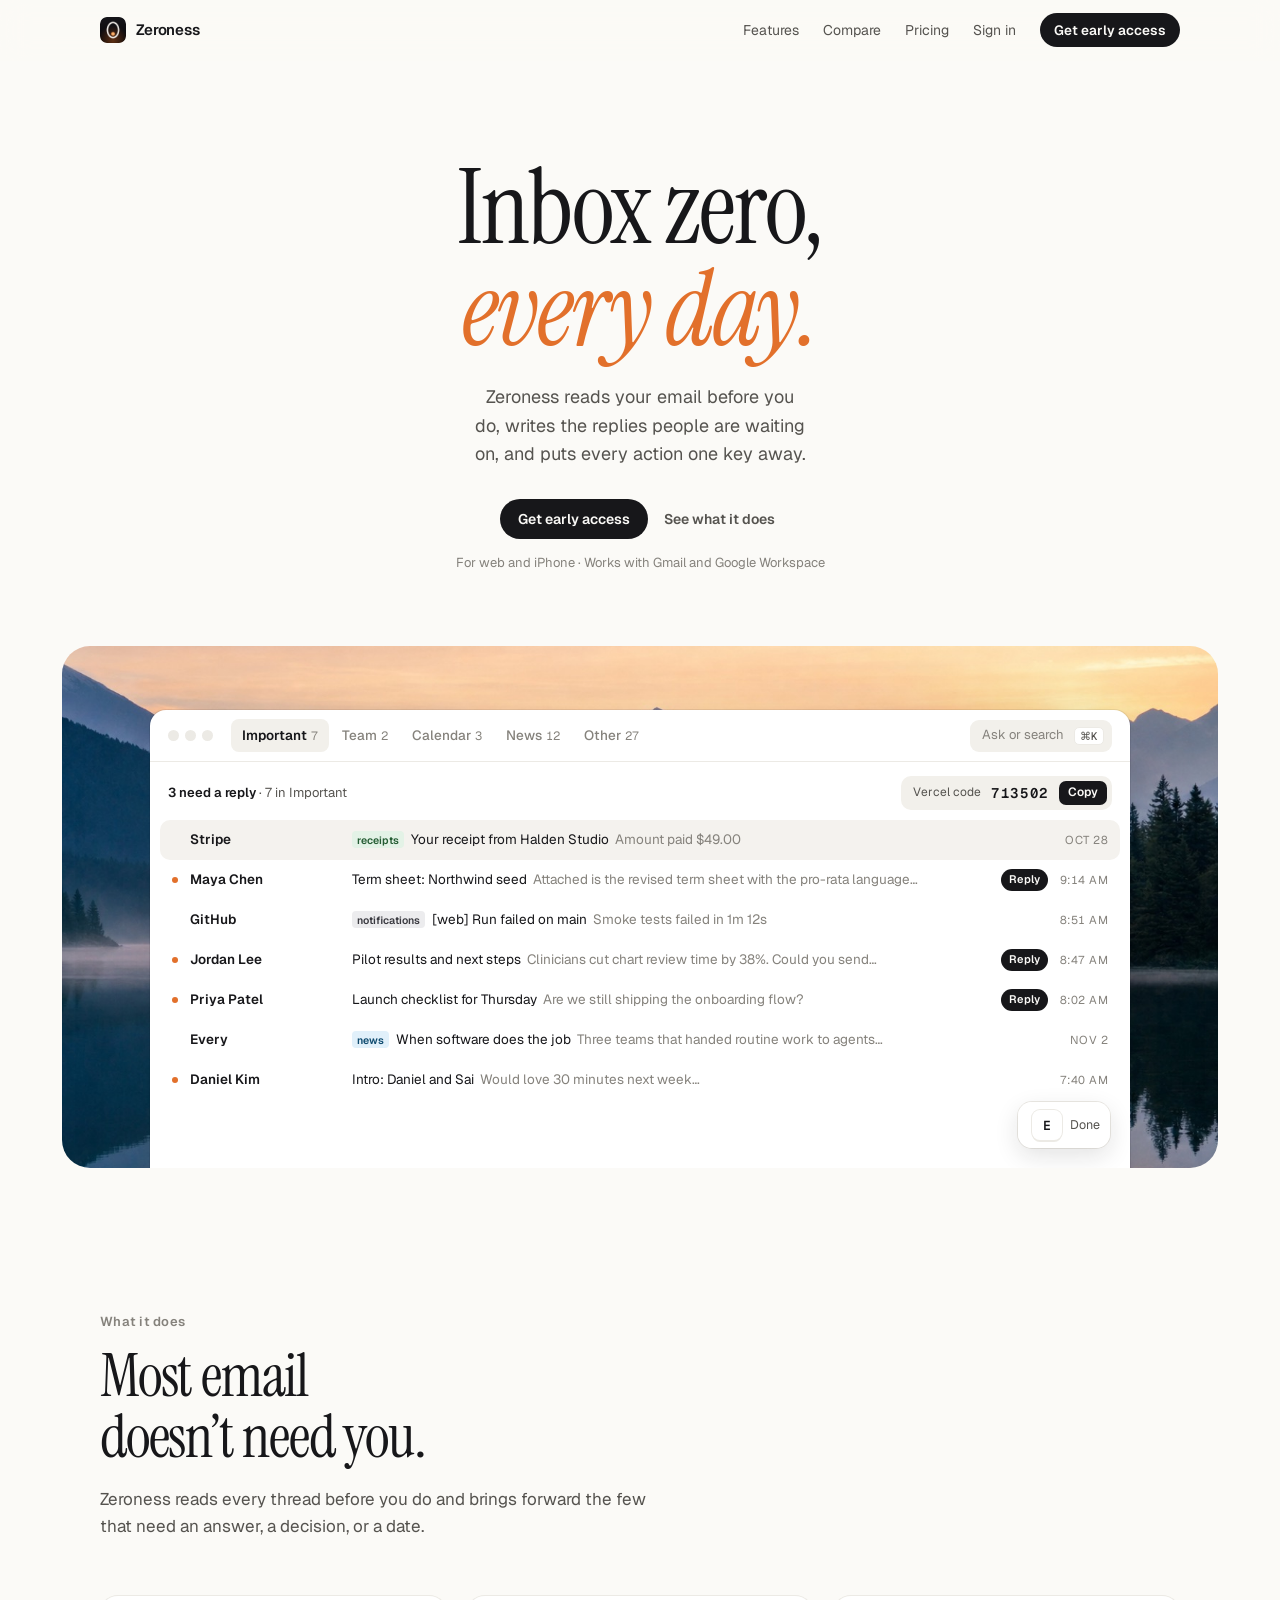
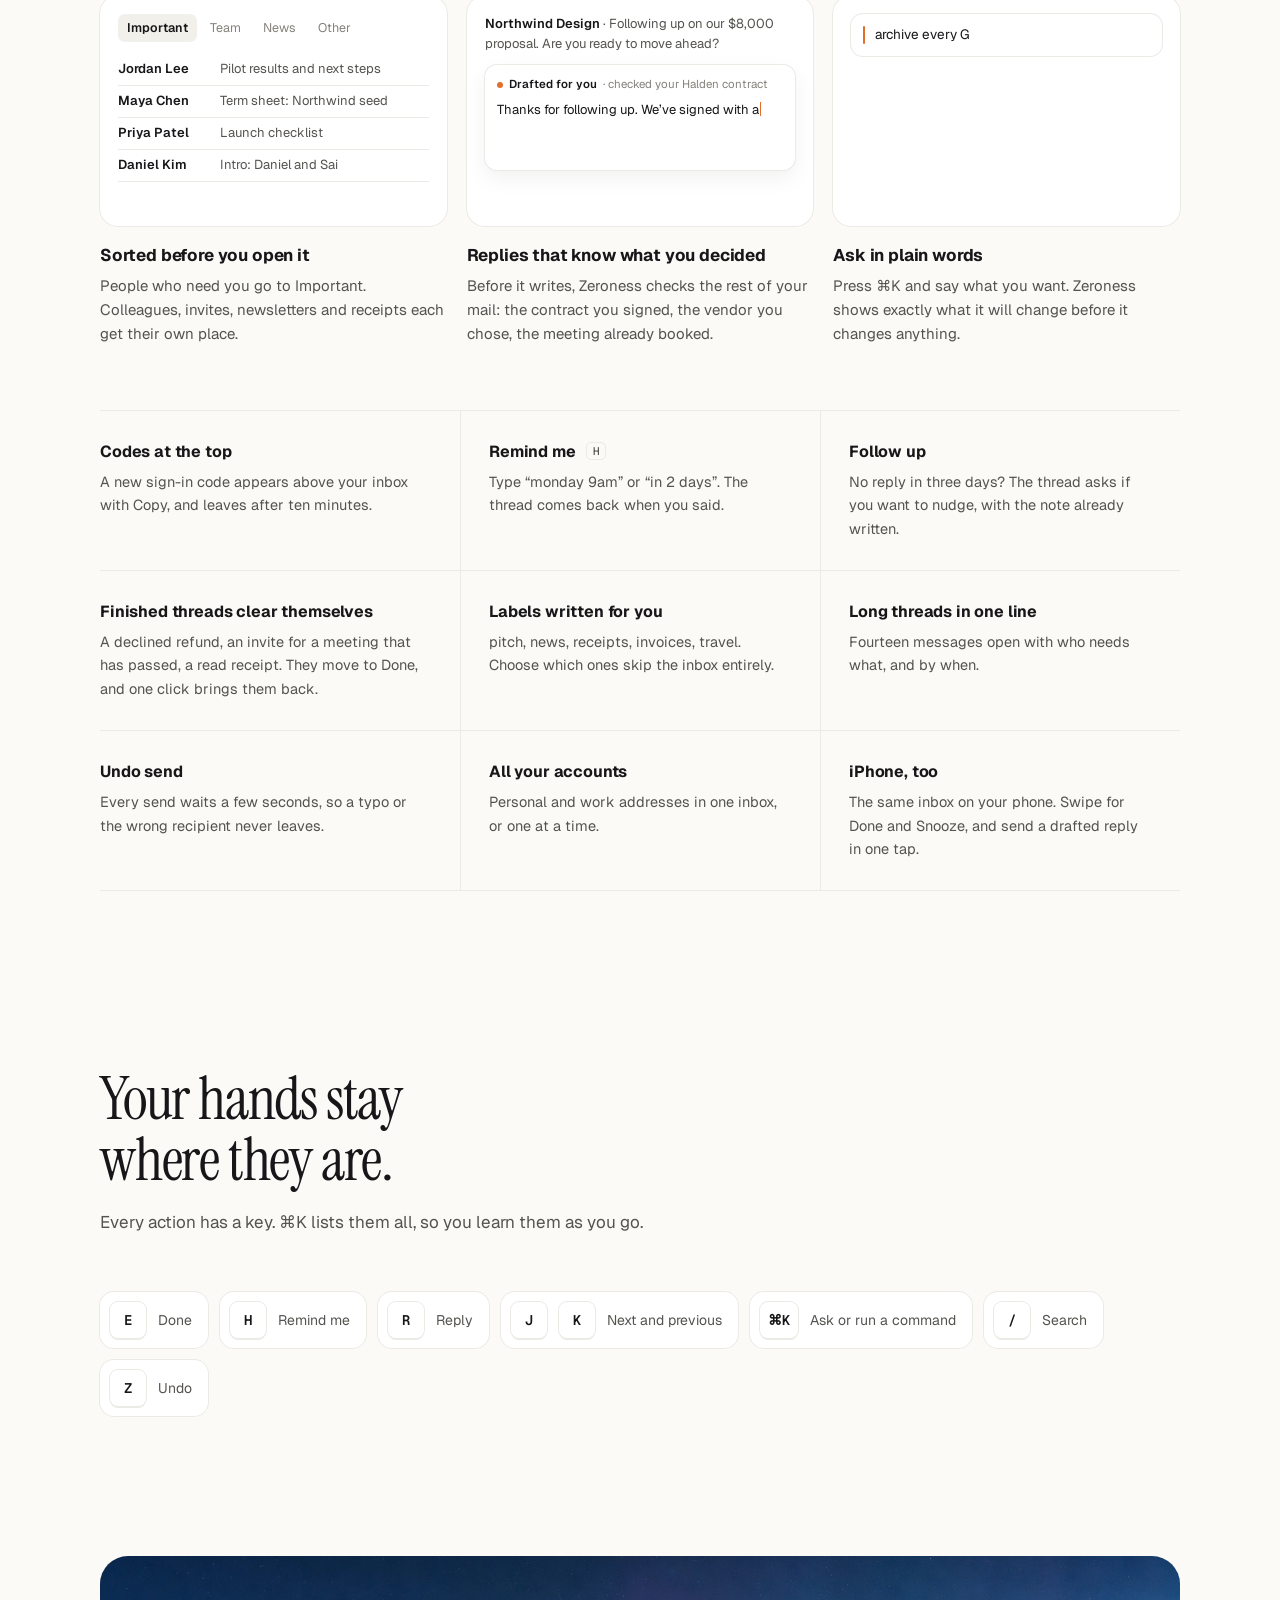
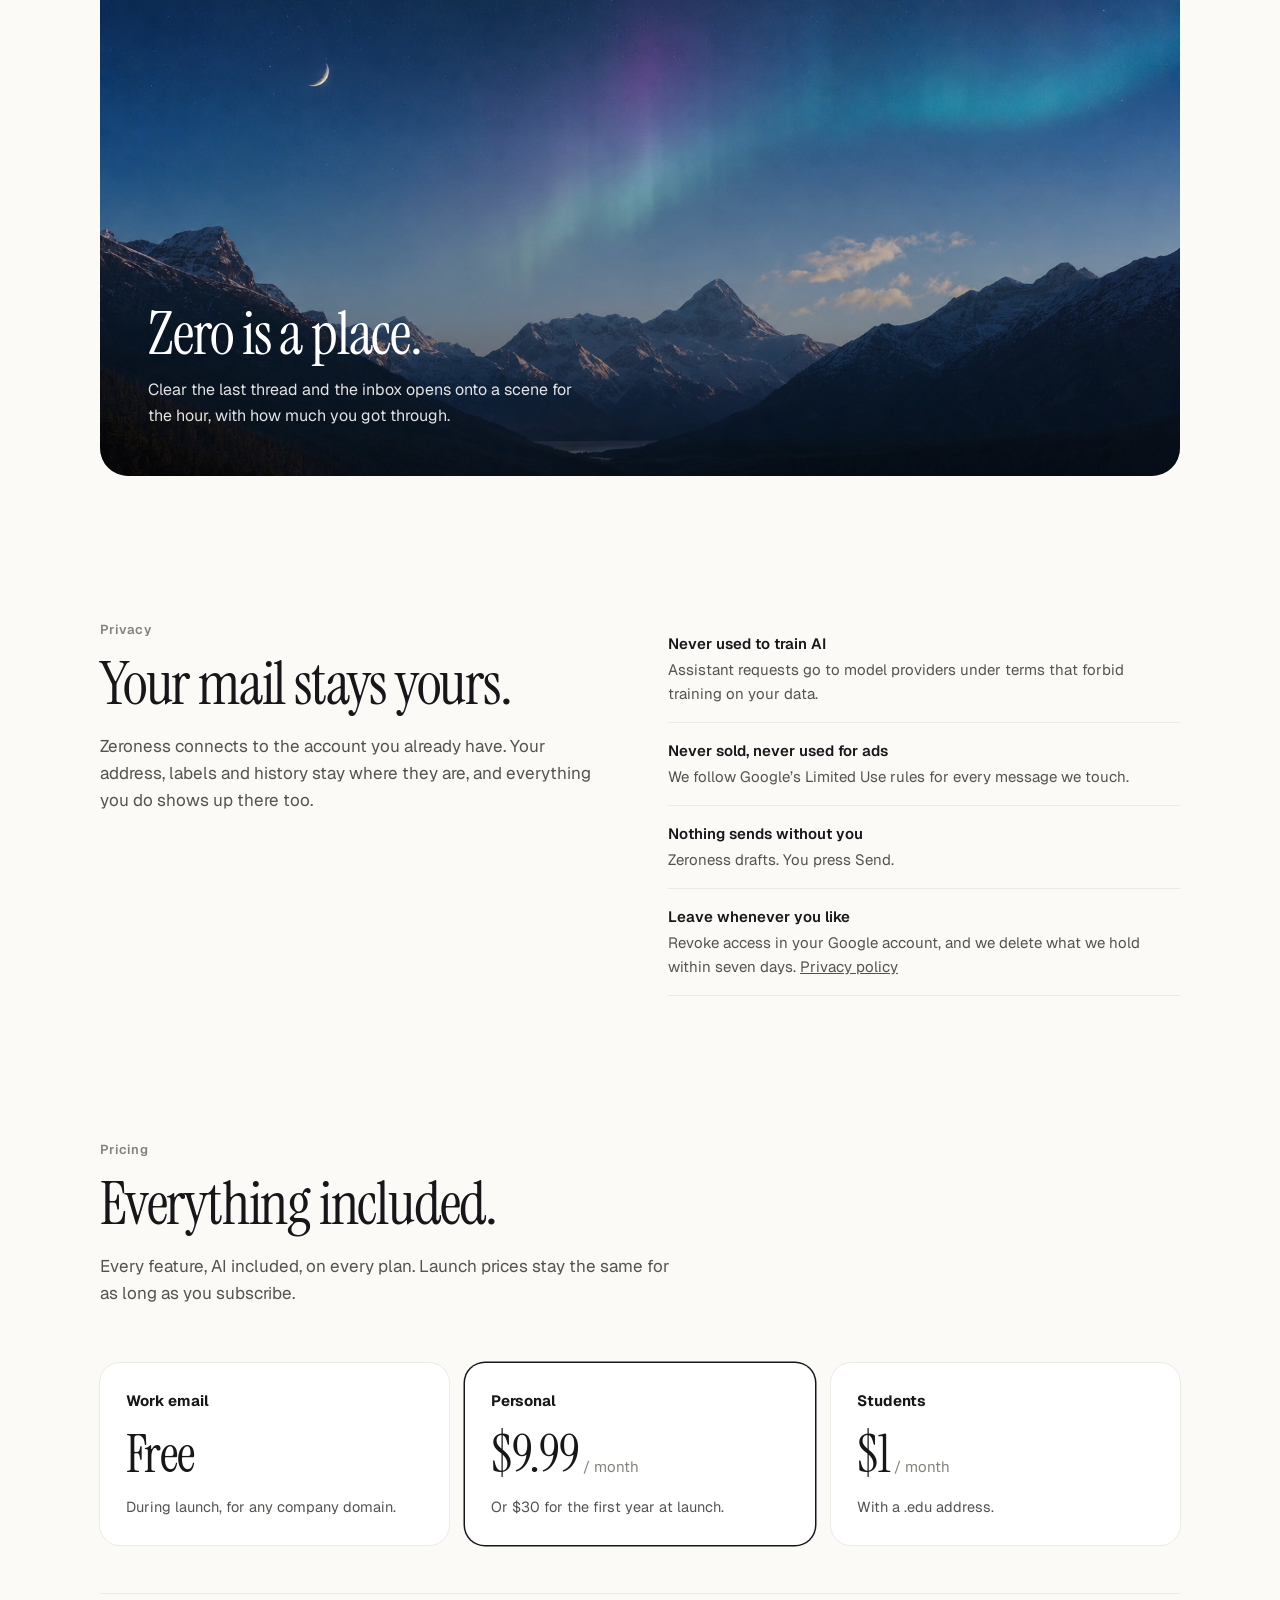
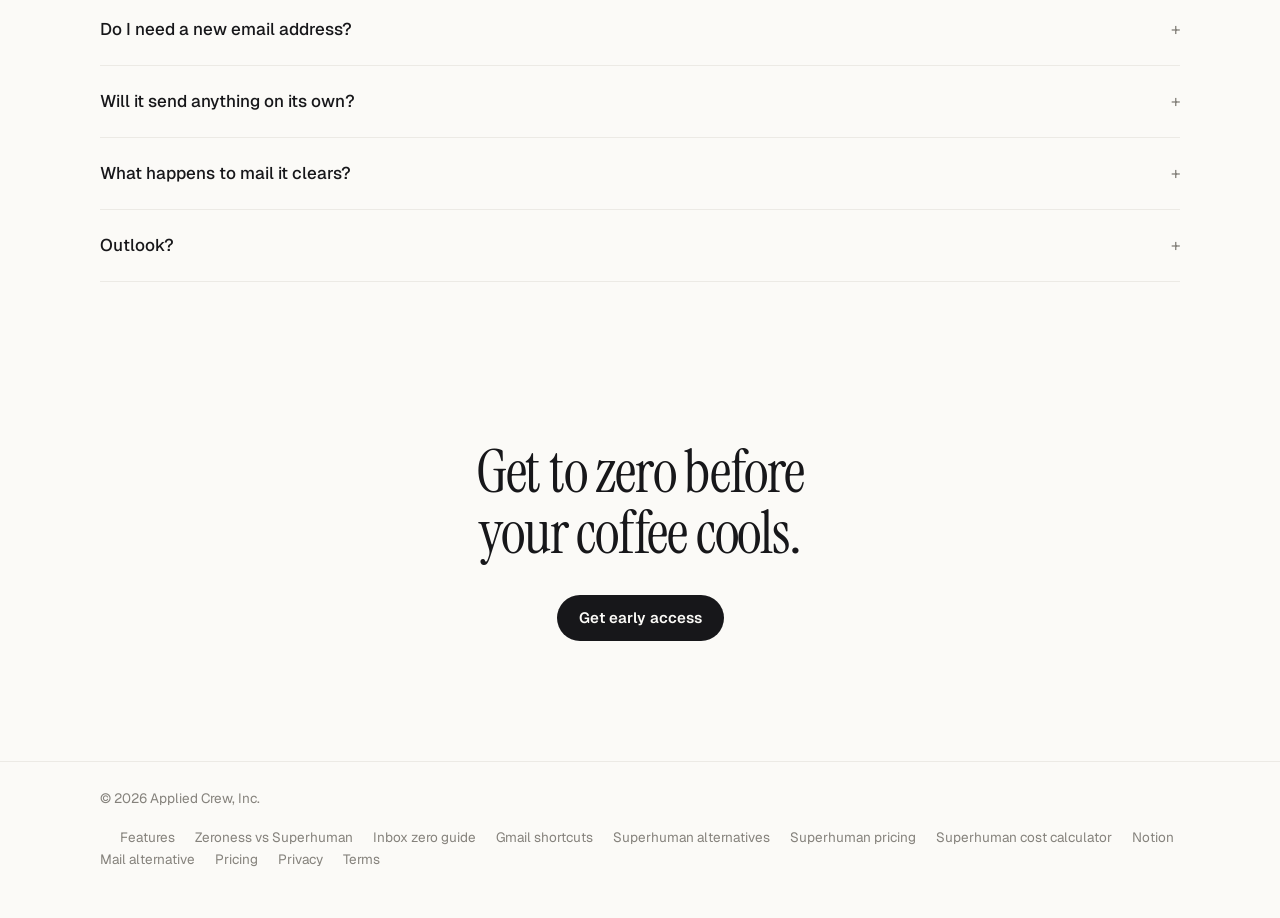
<file: index.html>
<!doctype html>
<html lang="en">
<head>
<meta charset="utf-8">
<meta name="viewport" content="width=device-width, initial-scale=1, viewport-fit=cover">
<title>Zeroness: inbox zero, every day</title>
<meta name="description" content="Zeroness reads your email before you do, writes the replies people are waiting on, and puts every action one key away. For web and iPhone.">
<link rel="canonical" href="https://zeroness.io/">
<meta property="og:title" content="Zeroness: inbox zero, every day">
<meta property="og:description" content="Zeroness reads your email before you do, writes the replies people are waiting on, and puts every action one key away.">
<meta property="og:url" content="https://zeroness.io/">
<meta property="og:image" content="https://zeroness.io/og.png">
<meta name="theme-color" content="#FBFAF7">
<meta name="msvalidate.01" content="C2672BA18E29B64A8FB99D71727B0FE5">
<link rel="icon" href="/icon.svg" type="image/svg+xml">
<link rel="apple-touch-icon" href="/apple-touch-icon.png">
<link rel="preconnect" href="https://fonts.googleapis.com"><link rel="preconnect" href="https://fonts.gstatic.com" crossorigin>
<link rel="stylesheet" href="https://fonts.googleapis.com/css2?family=Geist:wght@400;500;600&family=Geist+Mono:wght@500;600&family=Instrument+Serif:ital@0;1&display=swap">
<link rel="stylesheet" href="/home.css">
<meta name="twitter:card" content="summary_large_image">
<meta property="og:type" content="website">
<meta property="og:site_name" content="Zeroness">
<script type="application/ld+json">{"@context": "https://schema.org", "@type": "Organization", "@id": "https://zeroness.io/#org", "name": "Zeroness", "legalName": "Applied Crew, Inc.", "url": "https://zeroness.io/", "logo": "https://zeroness.io/logo-120.png", "email": "sai@appliedcrew.com", "address": {"@type": "PostalAddress", "streetAddress": "1111 Broadway", "addressLocality": "Oakland", "addressRegion": "CA", "postalCode": "94607", "addressCountry": "US"}, "foundingDate": "2026", "founder": {"@type": "Person", "name": "Sai Veda", "url": "https://x.com/Saiveda", "sameAs": ["https://x.com/Saiveda"]}, "sameAs": ["https://x.com/Saiveda", "https://github.com/sai-veda/zeroness-site"]}</script>
<script type="application/ld+json">{"@context": "https://schema.org", "@type": "WebSite", "@id": "https://zeroness.io/#site", "name": "Zeroness", "url": "https://zeroness.io/", "publisher": {"@id": "https://zeroness.io/#org"}}</script>
<script type="application/ld+json">{"@context": "https://schema.org", "@type": "SoftwareApplication", "name": "Zeroness", "url": "https://zeroness.io/", "applicationCategory": "BusinessApplication", "applicationSubCategory": "Email", "operatingSystem": "Web, iOS", "description": "Zeroness is an email app for web and iPhone that works with Gmail and Google Workspace. It sorts your mail, writes the replies people are waiting on, and puts every action one key away.", "publisher": {"@id": "https://zeroness.io/#org"}, "featureList": ["AI sorting into Important, Team, Calendar, News and Other", "Drafted replies that check related mail for decisions already made", "Plain-English commands with a preview before changes", "Sign-in codes at the top of the inbox", "Remind me and follow-up nudges", "Finished conversations clear automatically with undo", "AI labels with skip-the-inbox", "Keyboard shortcuts for every action"], "offers": [{"@type": "Offer", "name": "Founding 100", "price": "0", "priceCurrency": "USD", "description": "Free until January 31, 2027 for the first 100 users, then $5 a month for life.", "url": "https://zeroness.io/pricing/"}, {"@type": "Offer", "name": "Personal", "price": "9.99", "priceCurrency": "USD", "priceSpecification": {"@type": "UnitPriceSpecification", "price": "9.99", "priceCurrency": "USD", "unitText": "MONTH"}, "url": "https://zeroness.io/pricing/"}, {"@type": "Offer", "name": "Work email during launch", "price": "0", "priceCurrency": "USD", "description": "Free for company domains on Google Workspace during launch.", "url": "https://zeroness.io/pricing/"}, {"@type": "Offer", "name": "Students", "price": "1", "priceCurrency": "USD", "description": "$1 a month with a .edu address.", "url": "https://zeroness.io/pricing/"}], "isAccessibleForFree": true}</script>
<script type="application/ld+json">{"@context": "https://schema.org", "@type": "FAQPage", "mainEntity": [{"@type": "Question", "name": "Do I need a new email address to use Zeroness?", "acceptedAnswer": {"@type": "Answer", "text": "No. Zeroness works with the Gmail or Google Workspace address you already use. Your mail and labels stay in your account."}}, {"@type": "Question", "name": "Will Zeroness send email on its own?", "acceptedAnswer": {"@type": "Answer", "text": "Never. It writes drafts for threads where someone is waiting on you. You read them, change what you like, and press Send."}}, {"@type": "Question", "name": "What happens to mail Zeroness clears?", "acceptedAnswer": {"@type": "Answer", "text": "It moves to Done, the same as archiving. Nothing is deleted, and one click brings it back."}}, {"@type": "Question", "name": "Does Zeroness work with Outlook?", "acceptedAnswer": {"@type": "Answer", "text": "Gmail and Google Workspace first. Outlook is next."}}]}</script>
<script>document.documentElement.classList.add('js')</script>
</head>
<body>

<header class="nav" id="nav">
  <div class="wrap">
    <a class="brand" href="/"><img src="/logo-120.png" alt="">Zeroness</a>
    <nav aria-label="Site"><a href="/features/">Features</a><a href="/superhuman-alternative/">Compare</a><a href="/pricing/">Pricing</a><a class="signin" href="/mail">Sign in</a><a class="btn btn-ink" href="mailto:sai@appliedcrew.com?subject=Zeroness%20early%20access" style="height:34px;padding:0 14px;font-size:13.5px">Get early access</a></nav>
  </div>
</header>

<main>
  <section class="hero wrap">
    <h1 class="serif">Inbox zero, <em>every day.</em></h1>
    <p class="sub">Zeroness reads your email before you do, writes the replies people are waiting on, and puts every action one key away.</p>
    <div class="cta">
      <a class="btn btn-ink" href="mailto:sai@appliedcrew.com?subject=Zeroness%20early%20access">Get early access</a>
      <a class="btn btn-quiet" href="#features">See what it does</a>
    </div>
    <p class="fine">For web and iPhone · Works with Gmail and Google Workspace</p>
  </section>

  <div class="stage">
    <div class="sky">
      <div class="win" role="img" aria-label="The Zeroness inbox clearing itself one thread at a time">
        <div class="bar">
          <span class="dots" aria-hidden="true"><i></i><i></i><i></i></span>
          <div class="tabs"><span class="on">Important<b id="cnt">7</b></span><span>Team<b>2</b></span><span>Calendar<b>3</b></span><span>News<b>12</b></span><span>Other<b>27</b></span></div>
          <div class="ask"><span>Ask or search</span><kbd>⌘K</kbd></div>
        </div>
        <div class="meta"><span id="need"><b>3 need a reply</b> · 7 in Important</span><div class="code">Vercel code <b>713502</b><i>Copy</i></div></div>
        <ul class="list" id="list" aria-hidden="true">
          <div class="hl" id="hl"></div>
        </ul>
        <div class="zero" id="zero" aria-hidden="true"><div>That’s everything.<small>7 cleared in 18 seconds</small></div></div>
        <div class="keyhint" aria-hidden="true"><span class="cap" id="capE">E</span><span id="hintText">Done</span></div>
      </div>
    </div>
  </div>

  <section class="block wrap" id="features">
    <span class="kicker rise">What it does</span>
    <h2 class="serif rise">Most email doesn’t need you.</h2>
    <p class="lead rise">Zeroness reads every thread before you do and brings forward the few that need an answer, a decision, or a date.</p>

    <div class="trio">
      <div class="feat rise">
        <div class="vig v-split" aria-hidden="true">
          <div class="tabsm" id="stabs"><span class="on">Important</span><span>Team</span><span>News</span><span>Other</span></div>
          <div id="srows"></div>
        </div>
        <div><h3>Sorted before you open it</h3><p>People who need you go to Important. Colleagues, invites, newsletters and receipts each get their own place.</p></div>
      </div>
      <div class="feat rise">
        <div class="vig v-draft" aria-hidden="true">
          <div class="msg"><b>Northwind Design</b> · Following up on our $8,000 proposal. Are you ready to move ahead?</div>
          <div class="card"><div class="h">Drafted for you <span>· checked your Halden contract</span></div><div class="typed" id="typed"></div></div>
        </div>
        <div><h3>Replies that know what you decided</h3><p>Before it writes, Zeroness checks the rest of your mail: the contract you signed, the vendor you chose, the meeting already booked.</p></div>
      </div>
      <div class="feat rise">
        <div class="vig v-ask" aria-hidden="true">
          <div class="q"><span class="bar2"></span><span id="askq"></span></div>
          <div class="plan" id="plan"><small>Zeroness will</small><div>Mark 38 threads Done</div><small>from notifications@github.com</small><br><em>Do it ↵</em></div>
        </div>
        <div><h3>Ask in plain words</h3><p>Press ⌘K and say what you want. Zeroness shows exactly what it will change before it changes anything.</p></div>
      </div>
    </div>

    <div class="grid">
      <div class="rise"><h3>Codes at the top</h3><p>A new sign-in code appears above your inbox with Copy, and leaves after ten minutes.</p></div>
      <div class="rise"><h3>Remind me <span class="k">H</span></h3><p>Type “monday 9am” or “in 2 days”. The thread comes back when you said.</p></div>
      <div class="rise"><h3>Follow up</h3><p>No reply in three days? The thread asks if you want to nudge, with the note already written.</p></div>
      <div class="rise"><h3>Finished threads clear themselves</h3><p>A declined refund, an invite for a meeting that has passed, a read receipt. They move to Done, and one click brings them back.</p></div>
      <div class="rise"><h3>Labels written for you</h3><p>pitch, news, receipts, invoices, travel. Choose which ones skip the inbox entirely.</p></div>
      <div class="rise"><h3>Long threads in one line</h3><p>Fourteen messages open with who needs what, and by when.</p></div>
      <div class="rise"><h3>Undo send</h3><p>Every send waits a few seconds, so a typo or the wrong recipient never leaves.</p></div>
      <div class="rise"><h3>All your accounts</h3><p>Personal and work addresses in one inbox, or one at a time.</p></div>
      <div class="rise"><h3>iPhone, too</h3><p>The same inbox on your phone. Swipe for Done and Snooze, and send a drafted reply in one tap.</p></div>
    </div>
  </section>

  <section class="block wrap">
    <span class="kicker rise">Keyboard</span>
    <h2 class="serif rise">Your hands stay where they are.</h2>
    <p class="lead rise">Every action has a key. ⌘K lists them all, so you learn them as you go.</p>
    <div class="keys rise" aria-label="Shortcuts">
      <div class="key"><span class="cap">E</span>Done</div>
      <div class="key"><span class="cap">H</span>Remind me</div>
      <div class="key"><span class="cap">R</span>Reply</div>
      <div class="key"><span class="cap">J</span><span class="cap">K</span>Next and previous</div>
      <div class="key"><span class="cap">⌘K</span>Ask or run a command</div>
      <div class="key"><span class="cap">/</span>Search</div>
      <div class="key"><span class="cap">Z</span>Undo</div>
    </div>

    <div class="night rise">
      <div class="in">
        <div><h2 class="serif">Zero is a place.</h2><p>Clear the last thread and the inbox opens onto a scene for the hour, with how much you got through.</p></div>
      </div>
    </div>
  </section>

  <section class="block wrap" id="privacy">
    <div class="privacy">
      <div>
        <span class="kicker rise">Privacy</span>
        <h2 class="serif rise">Your mail stays yours.</h2>
        <p class="lead rise">Zeroness connects to the account you already have. Your address, labels and history stay where they are, and everything you do shows up there too.</p>
      </div>
      <ul class="rise">
        <li><b>Never used to train AI</b>Assistant requests go to model providers under terms that forbid training on your data.</li>
        <li><b>Never sold, never used for ads</b>We follow Google’s Limited Use rules for every message we touch.</li>
        <li><b>Nothing sends without you</b>Zeroness drafts. You press Send.</li>
        <li><b>Leave whenever you like</b>Revoke access in your Google account, and we delete what we hold within seven days. <a href="/privacy/">Privacy policy</a></li>
      </ul>
    </div>
  </section>

  <section class="block wrap" id="pricing">
    <span class="kicker rise">Pricing</span>
    <h2 class="serif rise">Everything included.</h2>
    <p class="lead rise">Every feature, AI included, on every plan. Launch prices stay the same for as long as you subscribe.</p>
    <div class="prices">
      <div class="price rise"><h3>Work email</h3><div class="n">Free</div><p>During launch, for any company domain.</p></div>
      <div class="price main rise"><h3>Personal</h3><div class="n">$9.99<small> / month</small></div><p>Or $30 for the first year at launch.</p></div>
      <div class="price rise"><h3>Students</h3><div class="n">$1<small> / month</small></div><p>With a .edu address.</p></div>
    </div>

    <div class="faq">
      <details class="rise"><summary>Do I need a new email address?</summary><p>No. Zeroness works with the Gmail or Google Workspace address you already use. Your mail and labels stay in your account, and anything you do in Zeroness shows up everywhere else you read mail.</p></details>
      <details class="rise"><summary>Will it send anything on its own?</summary><p>Never. It writes drafts for threads where someone is waiting on you. You read them, change what you like, and press Send.</p></details>
      <details class="rise"><summary>What happens to mail it clears?</summary><p>It moves to Done, the same as archiving. Nothing is deleted, and Done shows what Zeroness cleared with one click to bring it all back.</p></details>
      <details class="rise"><summary>Outlook?</summary><p>Gmail and Google Workspace first. Outlook is next.</p></details>
    </div>
  </section>

  <section class="close wrap">
    <h2 class="serif rise">Get to zero before your coffee cools.</h2>
    <a class="btn btn-ink rise" href="mailto:sai@appliedcrew.com?subject=Zeroness%20early%20access">Get early access</a>
  </section>
</main>

<footer><div class="wrap"><span>© 2026 Applied Crew, Inc.</span><span><a href="/features/">Features</a><a href="/superhuman-alternative/">Zeroness vs Superhuman</a><a href="/inbox-zero/">Inbox zero guide</a><a href="/gmail-keyboard-shortcuts/">Gmail shortcuts</a><a href="/best-superhuman-alternatives/">Superhuman alternatives</a><a href="/superhuman-pricing/">Superhuman pricing</a><a href="/superhuman-cost-calculator/">Superhuman cost calculator</a><a href="/notion-mail-alternative/">Notion Mail alternative</a><a href="/pricing/">Pricing</a><a href="/privacy/">Privacy</a><a href="/terms/">Terms</a></span></div></footer>

<script>
(() => {
  const reduce = matchMedia('(prefers-reduced-motion: reduce)').matches;
  const nav = document.getElementById('nav');
  addEventListener('scroll', () => nav.classList.toggle('scrolled', scrollY > 8), { passive: true });

  // Reveal blocks as they scroll in.
  const io = new IntersectionObserver((es) => es.forEach((e) => { if (e.isIntersecting) { e.target.classList.add('seen'); io.unobserve(e.target); } }), { rootMargin: '0px 0px -8% 0px' });
  document.querySelectorAll('.rise').forEach((el) => io.observe(el));

  const lbl = (t, fg, bg) => `<span class="lbl" style="color:${fg};background:${bg}">${t}</span>`;

  // Hero: a real inbox that clears itself, one key at a time.
  const threads = [
    ['Stripe', lbl('receipts', '#245C33', '#E3F2E6') + 'Your receipt from Halden Studio', 'Amount paid $49.00', 'OCT 28', false, ''],
    ['Maya Chen', 'Term sheet: Northwind seed', 'Attached is the revised term sheet with the pro-rata language…', '9:14 AM', true, 'Reply'],
    ['GitHub', lbl('notifications', '#3A3A40', '#ECECEE') + '[web] Run failed on main', 'Smoke tests failed in 1m 12s', '8:51 AM', false, ''],
    ['Jordan Lee', 'Pilot results and next steps', 'Clinicians cut chart review time by 38%. Could you send…', '8:47 AM', true, 'Reply'],
    ['Priya Patel', 'Launch checklist for Thursday', 'Are we still shipping the onboarding flow?', '8:02 AM', true, 'Reply'],
    ['Every', lbl('news', '#0E4A6E', '#E1F0FA') + 'When software does the job', 'Three teams that handed routine work to agents…', 'NOV 2', false, ''],
    ['Daniel Kim', 'Intro: Daniel and Sai', 'Would love 30 minutes next week…', '7:40 AM', true, ''],
  ];
  const list = document.getElementById('list'), hl = document.getElementById('hl'), zero = document.getElementById('zero');
  const capE = document.getElementById('capE'), hint = document.getElementById('hintText'), cnt = document.getElementById('cnt'), need = document.getElementById('need');
  const keys = [['E', 'Done'], ['H', 'Remind me'], ['E', 'Done'], ['R', 'Reply · sent'], ['R', 'Reply · sent'], ['E', 'Done'], ['E', 'Done']];
  function render() {
    list.querySelectorAll('.row').forEach((r) => r.remove());
    threads.forEach((t) => {
      const li = document.createElement('li');
      li.className = 'row';
      li.innerHTML = `<span class="u ${t[4] ? '' : 'off'}"></span><span class="who">${t[0]}</span><span class="what">${t[1]}&nbsp;&nbsp;<i>${t[2]}</i></span>${t[5] ? `<span class="reply">${t[5]}</span>` : ''}<span class="t">${t[3]}</span>`;
      list.appendChild(li);
    });
    hl.style.opacity = 1; hl.style.transform = 'translateY(0)';
    zero.classList.remove('on');
    cnt.textContent = threads.length; need.innerHTML = '<b>3 need a reply</b> · 7 in Important';
  }
  const sleep = (ms) => new Promise((r) => setTimeout(r, ms));
  async function loop() {
    render();
    if (reduce) return;
    await sleep(1600);
    for (let i = 0; i < threads.length; i++) {
      const [k, label] = keys[i];
      capE.textContent = k; hint.textContent = label;
      await sleep(520);
      capE.classList.add('down'); setTimeout(() => capE.classList.remove('down'), 140);
      const row = list.querySelector('.row');
      row.classList.add('out');
      await sleep(230);
      row.style.height = row.offsetHeight + 'px';
      row.animate([{ height: row.offsetHeight + 'px' }, { height: '0px' }], { duration: 200, easing: 'cubic-bezier(.2,.8,.2,1)', fill: 'forwards' });
      await sleep(210);
      row.remove();
      const left = threads.length - i - 1;
      cnt.textContent = left;
      const replies = Math.max(0, 3 - keys.slice(0, i + 1).filter((x) => x[0] === 'R').length);
      need.innerHTML = left ? `<b>${replies ? replies + ' need a reply' : 'Nothing needs a reply'}</b> · ${left} in Important` : '<b>Inbox zero</b>';
      if (!left) { hl.style.opacity = 0; zero.classList.add('on'); }
      await sleep(620);
    }
    hint.textContent = 'Zero'; capE.textContent = '✓';
    await sleep(3200);
    loop();
  }
  // Only run while the hero is on screen.
  let started = false;
  new IntersectionObserver((es) => { if (es[0].isIntersecting && !started) { started = true; loop(); } }, { threshold: .3 }).observe(list);
  render();

  // Splits vignette: tabs cycle, rows sort themselves.
  const sets = {
    Important: [['Jordan Lee', 'Pilot results and next steps'], ['Maya Chen', 'Term sheet: Northwind seed'], ['Priya Patel', 'Launch checklist'], ['Daniel Kim', 'Intro: Daniel and Sai']],
    Team: [['Sreeja', 'Diaago action items'], ['Ramana', 'Board deck v3, comments by Friday'], ['Aisha', 'Design review moved to 3pm'], ['Leo', 'Q4 hiring plan']],
    News: [['Every', 'When software does the job'], ['Lenny', 'How the best teams onboard'], ['Stratechery', 'The agent economy'], ['TLDR', 'Daily digest']],
    Other: [['Stripe', 'Your receipt #2757'], ['GitHub', '3 checks failed on main'], ['Linear', 'Weekly digest'], ['Vercel', 'Deployment ready']],
  };
  const stabs = [...document.querySelectorAll('#stabs span')], srows = document.getElementById('srows');
  let si = 0;
  const paintSplit = async () => {
    const name = stabs[si].textContent;
    stabs.forEach((s, i) => s.classList.toggle('on', i === si));
    [...srows.children].forEach((r) => r.classList.add('hide'));
    await sleep(reduce ? 0 : 260);
    srows.innerHTML = sets[name].map(([w, s]) => `<div class="mrow hide"><b>${w}</b><span>${s}</span></div>`).join('');
    [...srows.children].forEach((r, i) => setTimeout(() => r.classList.remove('hide'), reduce ? 0 : 60 + i * 70));
    si = (si + 1) % stabs.length;
  };
  paintSplit(); if (!reduce) setInterval(paintSplit, 2600);

  // Draft vignette: the reply types itself, then rests.
  const typed = document.getElementById('typed');
  const draft = 'Thanks for following up. We’ve signed with another studio for this project, so we’ll pass for now. I’d be glad to keep you in mind for the next one.';
  async function type() {
    typed.textContent = '';
    if (reduce) { typed.textContent = draft; return; }
    for (const ch of draft) { typed.textContent += ch; await sleep(24); }
    await sleep(4200); type();
  }

  // Ask vignette: the request types, the plan appears.
  const askq = document.getElementById('askq'), plan = document.getElementById('plan');
  const q = 'archive every GitHub notification older than a week';
  async function ask() {
    askq.textContent = ''; plan.classList.remove('on');
    if (reduce) { askq.textContent = q; plan.classList.add('on'); return; }
    await sleep(500);
    for (const ch of q) { askq.textContent += ch; await sleep(34); }
    await sleep(380); plan.classList.add('on');
    await sleep(4200); ask();
  }
  const vio = new IntersectionObserver((es) => es.forEach((e) => { if (e.isIntersecting) { (e.target.id === 'typed' ? type : ask)(); vio.unobserve(e.target); } }), { threshold: .5 });
  vio.observe(typed); vio.observe(askq);
})();
</script>
</body>
</html>
</file>
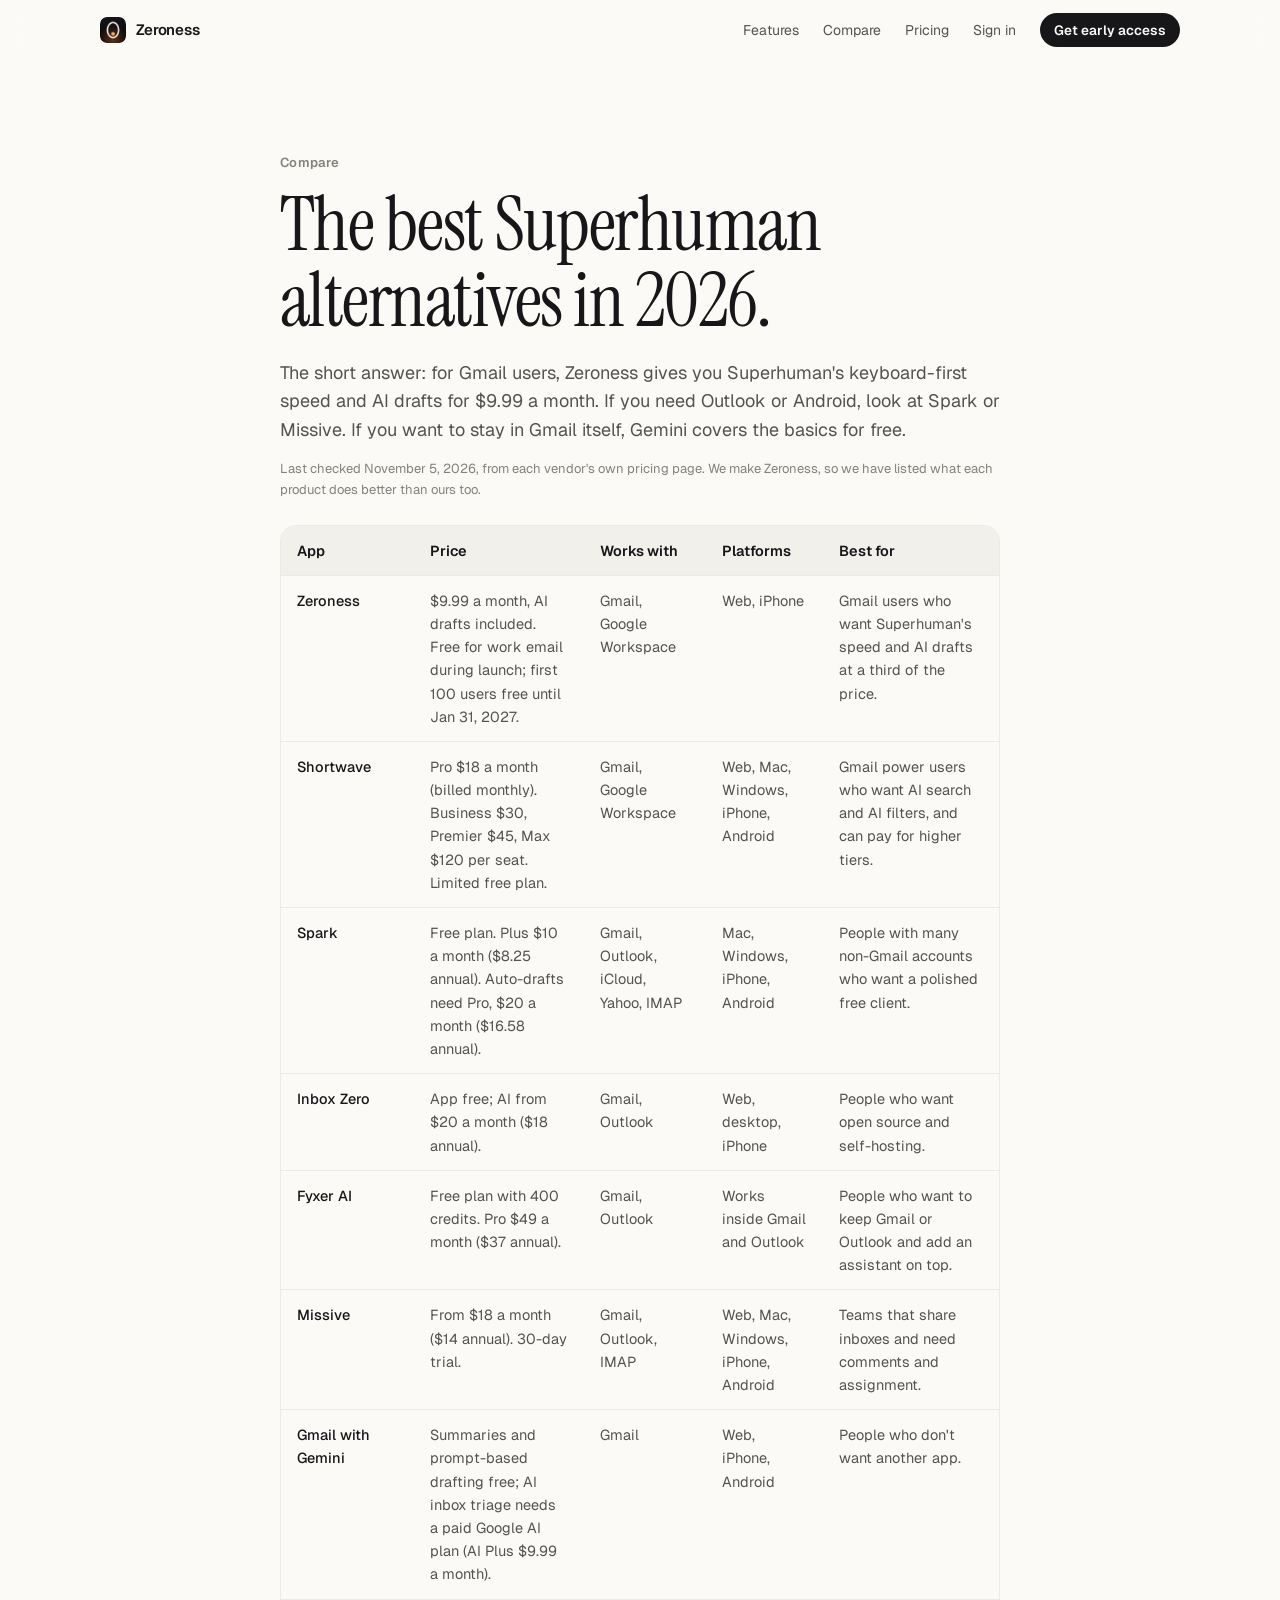
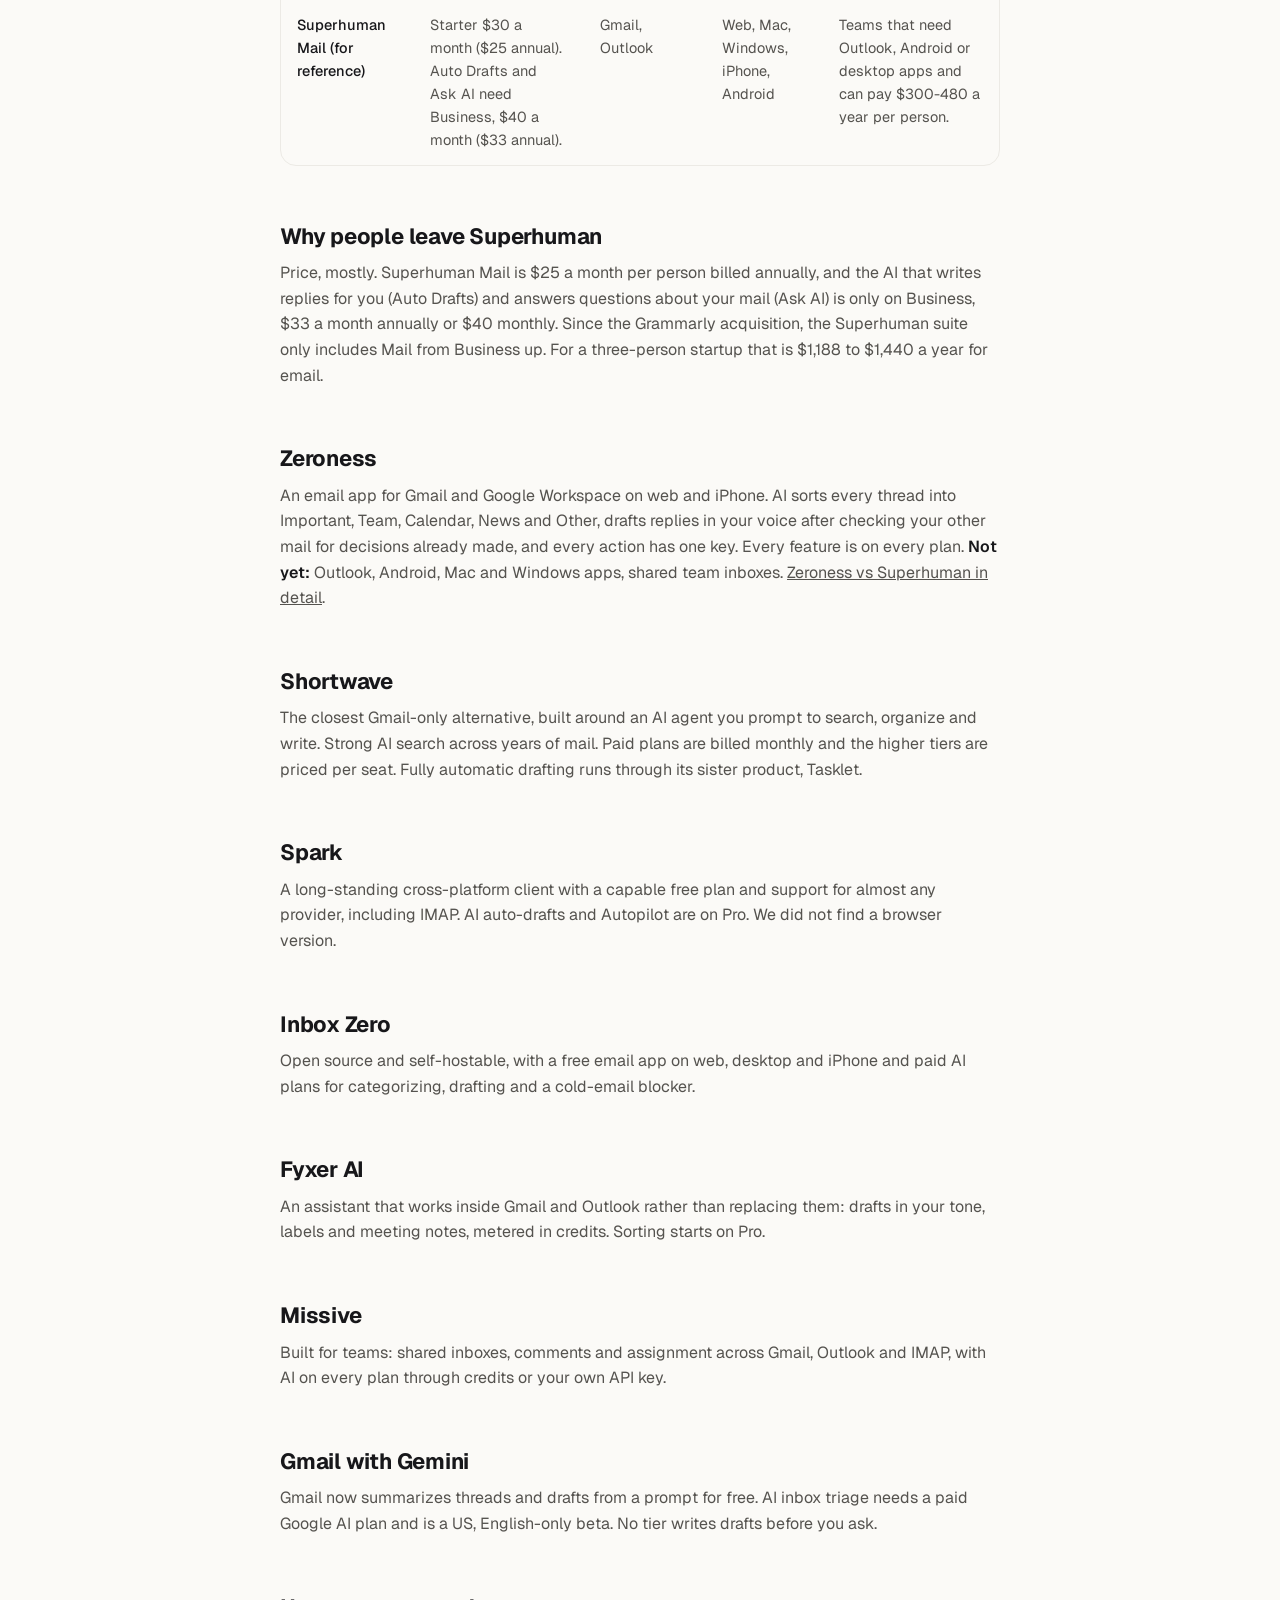
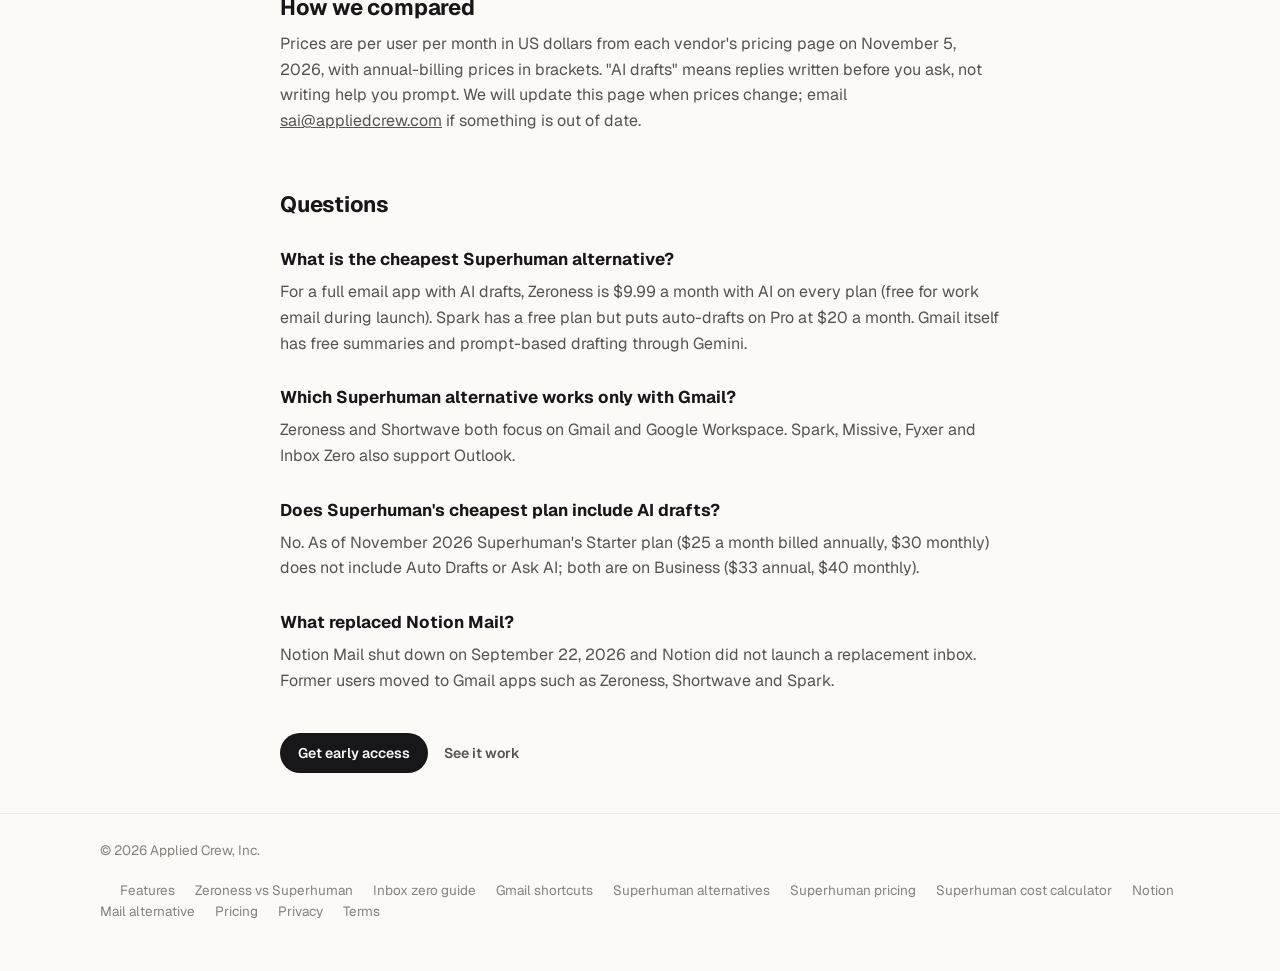
<file: best-superhuman-alternatives/index.html>
<!doctype html>
<html lang="en">
<head>
<meta charset="utf-8">
<meta name="viewport" content="width=device-width, initial-scale=1, viewport-fit=cover">
<title>The best Superhuman alternatives in 2026 (compared, with prices) · Zeroness</title>
<meta name="description" content="Seven Superhuman alternatives compared on price, AI drafts, email providers and platforms, with each vendor's November 2026 prices and who each one is best for.">
<link rel="canonical" href="https://zeroness.io/best-superhuman-alternatives/">
<meta property="og:type" content="website">
<meta property="og:site_name" content="Zeroness">
<meta property="og:title" content="The best Superhuman alternatives in 2026 (compared, with prices) · Zeroness">
<meta property="og:description" content="Seven Superhuman alternatives compared on price, AI drafts, email providers and platforms, with each vendor's November 2026 prices and who each one is best for.">
<meta property="og:url" content="https://zeroness.io/best-superhuman-alternatives/">
<meta property="og:image" content="https://zeroness.io/og.png">
<meta name="twitter:card" content="summary_large_image">
<link rel="icon" href="/icon.svg" type="image/svg+xml">
<link rel="apple-touch-icon" href="/apple-touch-icon.png">
<link rel="preconnect" href="https://fonts.googleapis.com"><link rel="preconnect" href="https://fonts.gstatic.com" crossorigin>
<link rel="stylesheet" href="https://fonts.googleapis.com/css2?family=Geist:wght@400;500;600&family=Geist+Mono:wght@500;600&family=Instrument+Serif:ital@0;1&display=swap">
<link rel="stylesheet" href="/home.css">
<script type="application/ld+json">{"@context": "https://schema.org", "@type": "BreadcrumbList", "itemListElement": [{"@type": "ListItem", "position": 1, "name": "Zeroness", "item": "https://zeroness.io/"}, {"@type": "ListItem", "position": 2, "name": "Best Superhuman alternatives", "item": "https://zeroness.io/best-superhuman-alternatives/"}]}</script>
<script type="application/ld+json">{"@context": "https://schema.org", "@type": "FAQPage", "mainEntity": [{"@type": "Question", "name": "What is the cheapest Superhuman alternative?", "acceptedAnswer": {"@type": "Answer", "text": "For a full email app with AI drafts, Zeroness is $9.99 a month with AI on every plan (free for work email during launch). Spark has a free plan but puts auto-drafts on Pro at $20 a month. Gmail itself has free summaries and prompt-based drafting through Gemini."}}, {"@type": "Question", "name": "Which Superhuman alternative works only with Gmail?", "acceptedAnswer": {"@type": "Answer", "text": "Zeroness and Shortwave both focus on Gmail and Google Workspace. Spark, Missive, Fyxer and Inbox Zero also support Outlook."}}, {"@type": "Question", "name": "Does Superhuman's cheapest plan include AI drafts?", "acceptedAnswer": {"@type": "Answer", "text": "No. As of November 2026 Superhuman's Starter plan ($25 a month billed annually, $30 monthly) does not include Auto Drafts or Ask AI; both are on Business ($33 annual, $40 monthly)."}}, {"@type": "Question", "name": "What replaced Notion Mail?", "acceptedAnswer": {"@type": "Answer", "text": "Notion Mail shut down on September 22, 2026 and Notion did not launch a replacement inbox. Former users moved to Gmail apps such as Zeroness, Shortwave and Spark."}}]}</script>
<script type="application/ld+json">{"@context": "https://schema.org", "@type": "ItemList", "name": "Superhuman alternatives in 2026", "itemListElement": [{"@type": "ListItem", "position": 1, "name": "Zeroness"}, {"@type": "ListItem", "position": 2, "name": "Shortwave"}, {"@type": "ListItem", "position": 3, "name": "Spark"}, {"@type": "ListItem", "position": 4, "name": "Inbox Zero"}, {"@type": "ListItem", "position": 5, "name": "Fyxer AI"}, {"@type": "ListItem", "position": 6, "name": "Missive"}, {"@type": "ListItem", "position": 7, "name": "Gmail with Gemini"}]}</script>
</head>
<body>
<header class="nav"><div class="wrap"><a class="brand" href="/"><img src="/logo-120.png" alt="">Zeroness</a><nav aria-label="Site"><a href="/features/">Features</a><a href="/superhuman-alternative/">Compare</a><a href="/pricing/">Pricing</a><a class="signin" href="/mail">Sign in</a><a class="btn btn-ink" href="mailto:sai@appliedcrew.com?subject=Zeroness%20early%20access" style="height:34px;padding:0 14px;font-size:13.5px">Get early access</a></nav></div></header>
<main class="wrap doc">

  <span class="kicker">Compare</span>
  <h1 class="serif">The best Superhuman alternatives in 2026.</h1>
  <p class="intro">The short answer: for Gmail users, Zeroness gives you Superhuman's keyboard-first speed and AI drafts for $9.99 a month. If you need Outlook or Android, look at Spark or Missive. If you want to stay in Gmail itself, Gemini covers the basics for free.</p>
  <p class="meta-line">Last checked November 5, 2026, from each vendor's own pricing page. We make Zeroness, so we have listed what each product does better than ours too.</p>

  <div class="tbl"><table>
    <tr><th>App</th><th>Price</th><th>Works with</th><th>Platforms</th><th>Best for</th></tr>
<tr><td>Zeroness</td><td>$9.99 a month, AI drafts included. Free for work email during launch; first 100 users free until Jan 31, 2027.</td><td>Gmail, Google Workspace</td><td>Web, iPhone</td><td>Gmail users who want Superhuman's speed and AI drafts at a third of the price.</td></tr><tr><td>Shortwave</td><td>Pro $18 a month (billed monthly). Business $30, Premier $45, Max $120 per seat. Limited free plan.</td><td>Gmail, Google Workspace</td><td>Web, Mac, Windows, iPhone, Android</td><td>Gmail power users who want AI search and AI filters, and can pay for higher tiers.</td></tr><tr><td>Spark</td><td>Free plan. Plus $10 a month ($8.25 annual). Auto-drafts need Pro, $20 a month ($16.58 annual).</td><td>Gmail, Outlook, iCloud, Yahoo, IMAP</td><td>Mac, Windows, iPhone, Android</td><td>People with many non-Gmail accounts who want a polished free client.</td></tr><tr><td>Inbox Zero</td><td>App free; AI from $20 a month ($18 annual).</td><td>Gmail, Outlook</td><td>Web, desktop, iPhone</td><td>People who want open source and self-hosting.</td></tr><tr><td>Fyxer AI</td><td>Free plan with 400 credits. Pro $49 a month ($37 annual).</td><td>Gmail, Outlook</td><td>Works inside Gmail and Outlook</td><td>People who want to keep Gmail or Outlook and add an assistant on top.</td></tr><tr><td>Missive</td><td>From $18 a month ($14 annual). 30-day trial.</td><td>Gmail, Outlook, IMAP</td><td>Web, Mac, Windows, iPhone, Android</td><td>Teams that share inboxes and need comments and assignment.</td></tr><tr><td>Gmail with Gemini</td><td>Summaries and prompt-based drafting free; AI inbox triage needs a paid Google AI plan (AI Plus $9.99 a month).</td><td>Gmail</td><td>Web, iPhone, Android</td><td>People who don't want another app.</td></tr><tr><td>Superhuman Mail (for reference)</td><td>Starter $30 a month ($25 annual). Auto Drafts and Ask AI need Business, $40 a month ($33 annual).</td><td>Gmail, Outlook</td><td>Web, Mac, Windows, iPhone, Android</td><td>Teams that need Outlook, Android or desktop apps and can pay $300-480 a year per person.</td></tr>
  </table></div>

  <h2>Why people leave Superhuman</h2>
  <p>Price, mostly. Superhuman Mail is $25 a month per person billed annually, and the AI that writes replies for you (Auto Drafts) and answers questions about your mail (Ask AI) is only on Business, $33 a month annually or $40 monthly. Since the Grammarly acquisition, the Superhuman suite only includes Mail from Business up. For a three-person startup that is $1,188 to $1,440 a year for email.</p>

  <h2>Zeroness</h2>
  <p>An email app for Gmail and Google Workspace on web and iPhone. AI sorts every thread into Important, Team, Calendar, News and Other, drafts replies in your voice after checking your other mail for decisions already made, and every action has one key. Every feature is on every plan. <strong>Not yet:</strong> Outlook, Android, Mac and Windows apps, shared team inboxes. <a href="/superhuman-alternative/">Zeroness vs Superhuman in detail</a>.</p>

  <h2>Shortwave</h2>
  <p>The closest Gmail-only alternative, built around an AI agent you prompt to search, organize and write. Strong AI search across years of mail. Paid plans are billed monthly and the higher tiers are priced per seat. Fully automatic drafting runs through its sister product, Tasklet.</p>

  <h2>Spark</h2>
  <p>A long-standing cross-platform client with a capable free plan and support for almost any provider, including IMAP. AI auto-drafts and Autopilot are on Pro. We did not find a browser version.</p>

  <h2>Inbox Zero</h2>
  <p>Open source and self-hostable, with a free email app on web, desktop and iPhone and paid AI plans for categorizing, drafting and a cold-email blocker.</p>

  <h2>Fyxer AI</h2>
  <p>An assistant that works inside Gmail and Outlook rather than replacing them: drafts in your tone, labels and meeting notes, metered in credits. Sorting starts on Pro.</p>

  <h2>Missive</h2>
  <p>Built for teams: shared inboxes, comments and assignment across Gmail, Outlook and IMAP, with AI on every plan through credits or your own API key.</p>

  <h2>Gmail with Gemini</h2>
  <p>Gmail now summarizes threads and drafts from a prompt for free. AI inbox triage needs a paid Google AI plan and is a US, English-only beta. No tier writes drafts before you ask.</p>

  <h2>How we compared</h2>
  <p>Prices are per user per month in US dollars from each vendor's pricing page on November 5, 2026, with annual-billing prices in brackets. "AI drafts" means replies written before you ask, not writing help you prompt. We will update this page when prices change; email <a href="mailto:sai@appliedcrew.com">sai@appliedcrew.com</a> if something is out of date.</p>

  <h2>Questions</h2>
<h3>What is the cheapest Superhuman alternative?</h3><p>For a full email app with AI drafts, Zeroness is $9.99 a month with AI on every plan (free for work email during launch). Spark has a free plan but puts auto-drafts on Pro at $20 a month. Gmail itself has free summaries and prompt-based drafting through Gemini.</p><h3>Which Superhuman alternative works only with Gmail?</h3><p>Zeroness and Shortwave both focus on Gmail and Google Workspace. Spark, Missive, Fyxer and Inbox Zero also support Outlook.</p><h3>Does Superhuman's cheapest plan include AI drafts?</h3><p>No. As of November 2026 Superhuman's Starter plan ($25 a month billed annually, $30 monthly) does not include Auto Drafts or Ask AI; both are on Business ($33 annual, $40 monthly).</p><h3>What replaced Notion Mail?</h3><p>Notion Mail shut down on September 22, 2026 and Notion did not launch a replacement inbox. Former users moved to Gmail apps such as Zeroness, Shortwave and Spark.</p>
  <div class="cta-row"><a class="btn btn-ink" href="mailto:sai@appliedcrew.com?subject=Zeroness%20early%20access">Get early access</a><a class="btn btn-quiet" href="/">See it work</a></div>
</main>
<footer><div class="wrap"><span>© 2026 Applied Crew, Inc.</span><span><a href="/features/">Features</a><a href="/superhuman-alternative/">Zeroness vs Superhuman</a><a href="/inbox-zero/">Inbox zero guide</a><a href="/gmail-keyboard-shortcuts/">Gmail shortcuts</a><a href="/best-superhuman-alternatives/">Superhuman alternatives</a><a href="/superhuman-pricing/">Superhuman pricing</a><a href="/superhuman-cost-calculator/">Superhuman cost calculator</a><a href="/notion-mail-alternative/">Notion Mail alternative</a><a href="/pricing/">Pricing</a><a href="/privacy/">Privacy</a><a href="/terms/">Terms</a></span></div></footer>
</body>
</html>
</file>
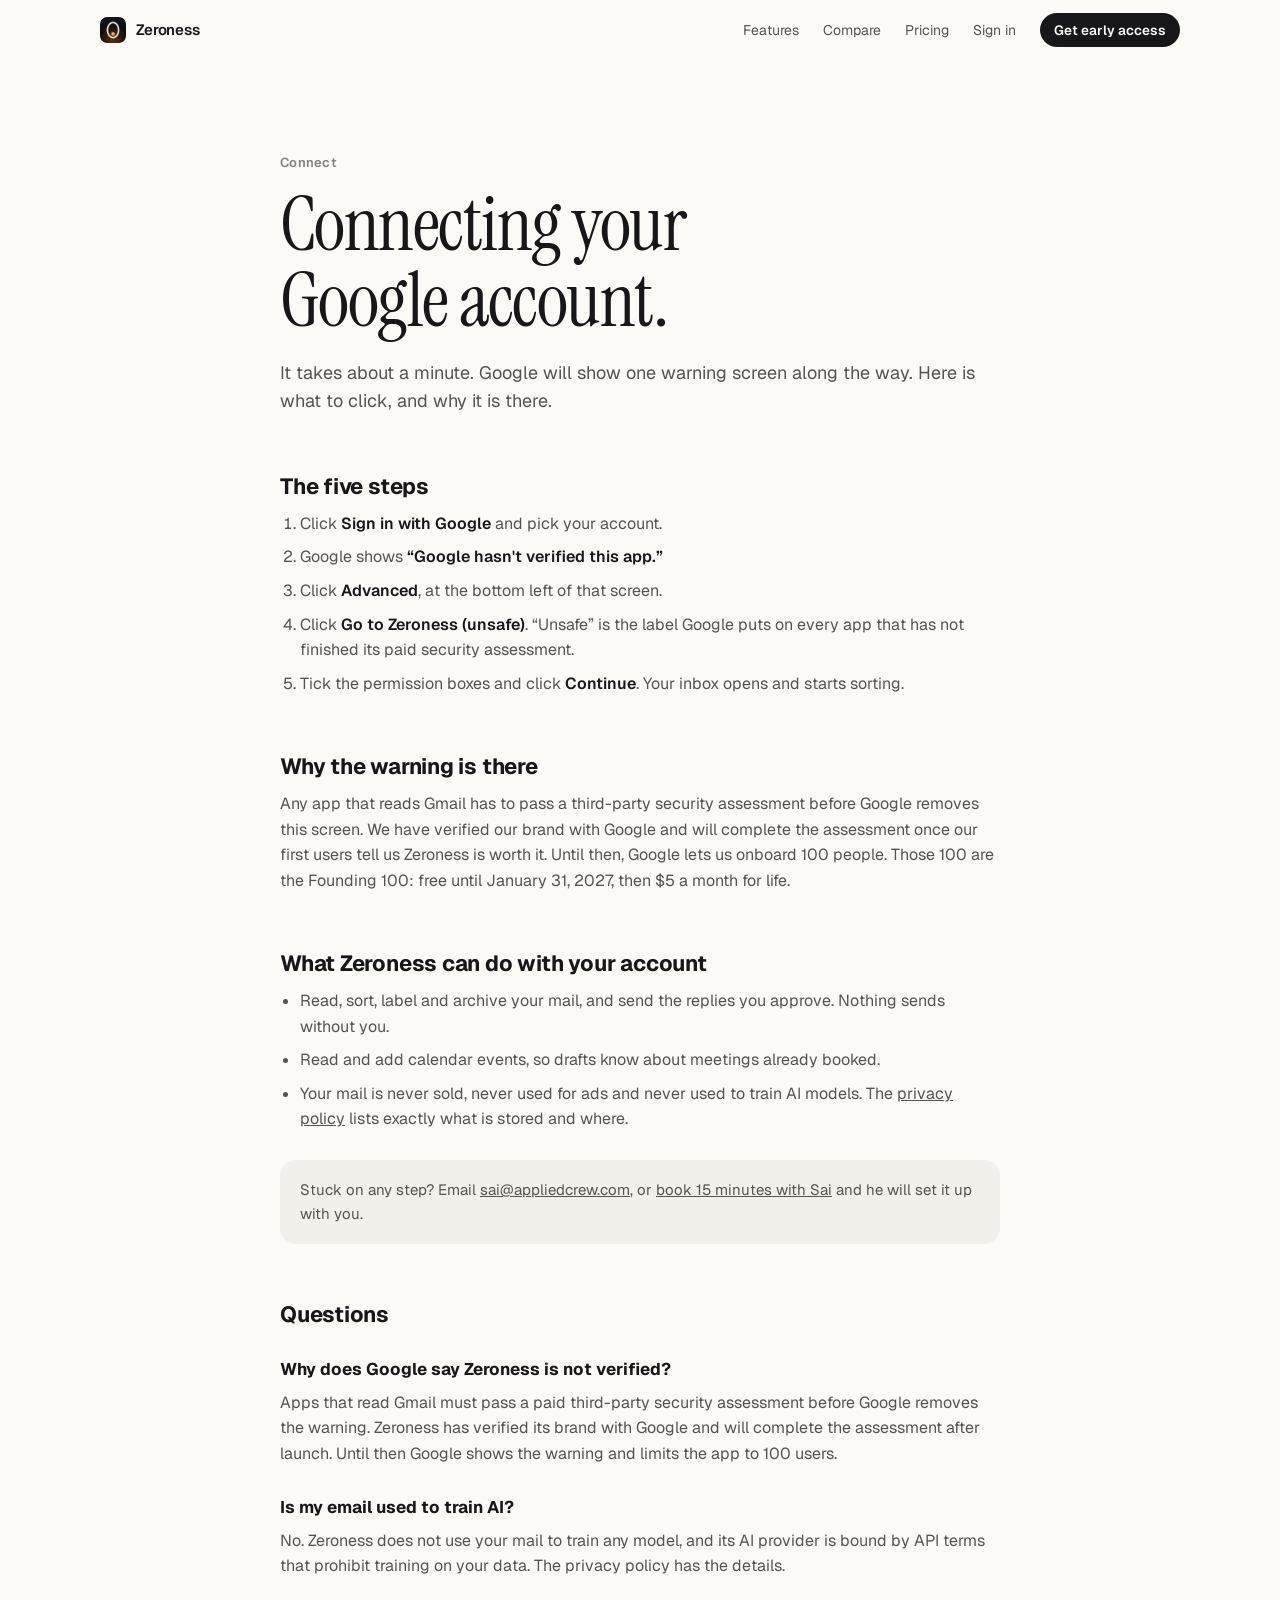
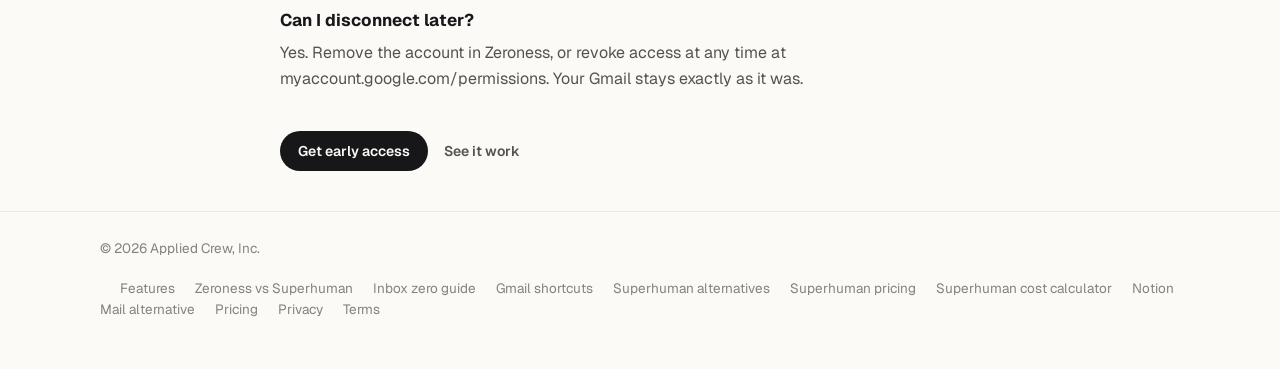
<file: connect/index.html>
<!doctype html>
<html lang="en">
<head>
<meta charset="utf-8">
<meta name="viewport" content="width=device-width, initial-scale=1, viewport-fit=cover">
<title>Connecting your Google account · Zeroness</title>
<meta name="description" content="What to click on Google's 'app not verified' screen when you connect Zeroness, why it appears, and what Zeroness can and cannot do with your mail.">
<link rel="canonical" href="https://zeroness.io/connect/">
<meta property="og:type" content="website">
<meta property="og:site_name" content="Zeroness">
<meta property="og:title" content="Connecting your Google account · Zeroness">
<meta property="og:description" content="What to click on Google's 'app not verified' screen when you connect Zeroness, why it appears, and what Zeroness can and cannot do with your mail.">
<meta property="og:url" content="https://zeroness.io/connect/">
<meta property="og:image" content="https://zeroness.io/og.png">
<meta name="twitter:card" content="summary_large_image">
<link rel="icon" href="/icon.svg" type="image/svg+xml">
<link rel="apple-touch-icon" href="/apple-touch-icon.png">
<link rel="preconnect" href="https://fonts.googleapis.com"><link rel="preconnect" href="https://fonts.gstatic.com" crossorigin>
<link rel="stylesheet" href="https://fonts.googleapis.com/css2?family=Geist:wght@400;500;600&family=Geist+Mono:wght@500;600&family=Instrument+Serif:ital@0;1&display=swap">
<link rel="stylesheet" href="/home.css">
<script type="application/ld+json">{"@context": "https://schema.org", "@type": "BreadcrumbList", "itemListElement": [{"@type": "ListItem", "position": 1, "name": "Zeroness", "item": "https://zeroness.io/"}, {"@type": "ListItem", "position": 2, "name": "Connect", "item": "https://zeroness.io/connect/"}]}</script>
<script type="application/ld+json">{"@context": "https://schema.org", "@type": "FAQPage", "mainEntity": [{"@type": "Question", "name": "Why does Google say Zeroness is not verified?", "acceptedAnswer": {"@type": "Answer", "text": "Apps that read Gmail must pass a paid third-party security assessment before Google removes the warning. Zeroness has verified its brand with Google and will complete the assessment after launch. Until then Google shows the warning and limits the app to 100 users."}}, {"@type": "Question", "name": "Is my email used to train AI?", "acceptedAnswer": {"@type": "Answer", "text": "No. Zeroness does not use your mail to train any model, and its AI provider is bound by API terms that prohibit training on your data. The privacy policy has the details."}}, {"@type": "Question", "name": "Can I disconnect later?", "acceptedAnswer": {"@type": "Answer", "text": "Yes. Remove the account in Zeroness, or revoke access at any time at myaccount.google.com/permissions. Your Gmail stays exactly as it was."}}]}</script>
</head>
<body>
<header class="nav"><div class="wrap"><a class="brand" href="/"><img src="/logo-120.png" alt="">Zeroness</a><nav aria-label="Site"><a href="/features/">Features</a><a href="/superhuman-alternative/">Compare</a><a href="/pricing/">Pricing</a><a class="signin" href="/mail">Sign in</a><a class="btn btn-ink" href="mailto:sai@appliedcrew.com?subject=Zeroness%20early%20access" style="height:34px;padding:0 14px;font-size:13.5px">Get early access</a></nav></div></header>
<main class="wrap doc">

  <span class="kicker">Connect</span>
  <h1 class="serif">Connecting your Google account.</h1>
  <p class="intro">It takes about a minute. Google will show one warning screen along the way. Here is what to click, and why it is there.</p>

  <h2>The five steps</h2>
  <ol>
    <li>Click <strong>Sign in with Google</strong> and pick your account.</li>
    <li>Google shows <strong>“Google hasn't verified this app.”</strong></li>
    <li>Click <strong>Advanced</strong>, at the bottom left of that screen.</li>
    <li>Click <strong>Go to Zeroness (unsafe)</strong>. “Unsafe” is the label Google puts on every app that has not finished its paid security assessment.</li>
    <li>Tick the permission boxes and click <strong>Continue</strong>. Your inbox opens and starts sorting.</li>
  </ol>

  <h2>Why the warning is there</h2>
  <p>Any app that reads Gmail has to pass a third-party security assessment before Google removes this screen. We have verified our brand with Google and will complete the assessment once our first users tell us Zeroness is worth it. Until then, Google lets us onboard 100 people. Those 100 are the Founding 100: free until January 31, 2027, then $5 a month for life.</p>

  <h2>What Zeroness can do with your account</h2>
  <ul>
    <li>Read, sort, label and archive your mail, and send the replies you approve. Nothing sends without you.</li>
    <li>Read and add calendar events, so drafts know about meetings already booked.</li>
    <li>Your mail is never sold, never used for ads and never used to train AI models. The <a href="/privacy/">privacy policy</a> lists exactly what is stored and where.</li>
  </ul>

  <div class="note-box">Stuck on any step? Email <a href="mailto:sai@appliedcrew.com">sai@appliedcrew.com</a>, or <a href="https://cal.com/saiveda/15min">book 15 minutes with Sai</a> and he will set it up with you.</div>

  <h2>Questions</h2>
<h3>Why does Google say Zeroness is not verified?</h3><p>Apps that read Gmail must pass a paid third-party security assessment before Google removes the warning. Zeroness has verified its brand with Google and will complete the assessment after launch. Until then Google shows the warning and limits the app to 100 users.</p><h3>Is my email used to train AI?</h3><p>No. Zeroness does not use your mail to train any model, and its AI provider is bound by API terms that prohibit training on your data. The privacy policy has the details.</p><h3>Can I disconnect later?</h3><p>Yes. Remove the account in Zeroness, or revoke access at any time at myaccount.google.com/permissions. Your Gmail stays exactly as it was.</p>
  <div class="cta-row"><a class="btn btn-ink" href="mailto:sai@appliedcrew.com?subject=Zeroness%20early%20access">Get early access</a><a class="btn btn-quiet" href="/">See it work</a></div>
</main>
<footer><div class="wrap"><span>© 2026 Applied Crew, Inc.</span><span><a href="/features/">Features</a><a href="/superhuman-alternative/">Zeroness vs Superhuman</a><a href="/inbox-zero/">Inbox zero guide</a><a href="/gmail-keyboard-shortcuts/">Gmail shortcuts</a><a href="/best-superhuman-alternatives/">Superhuman alternatives</a><a href="/superhuman-pricing/">Superhuman pricing</a><a href="/superhuman-cost-calculator/">Superhuman cost calculator</a><a href="/notion-mail-alternative/">Notion Mail alternative</a><a href="/pricing/">Pricing</a><a href="/privacy/">Privacy</a><a href="/terms/">Terms</a></span></div></footer>
</body>
</html>
</file>
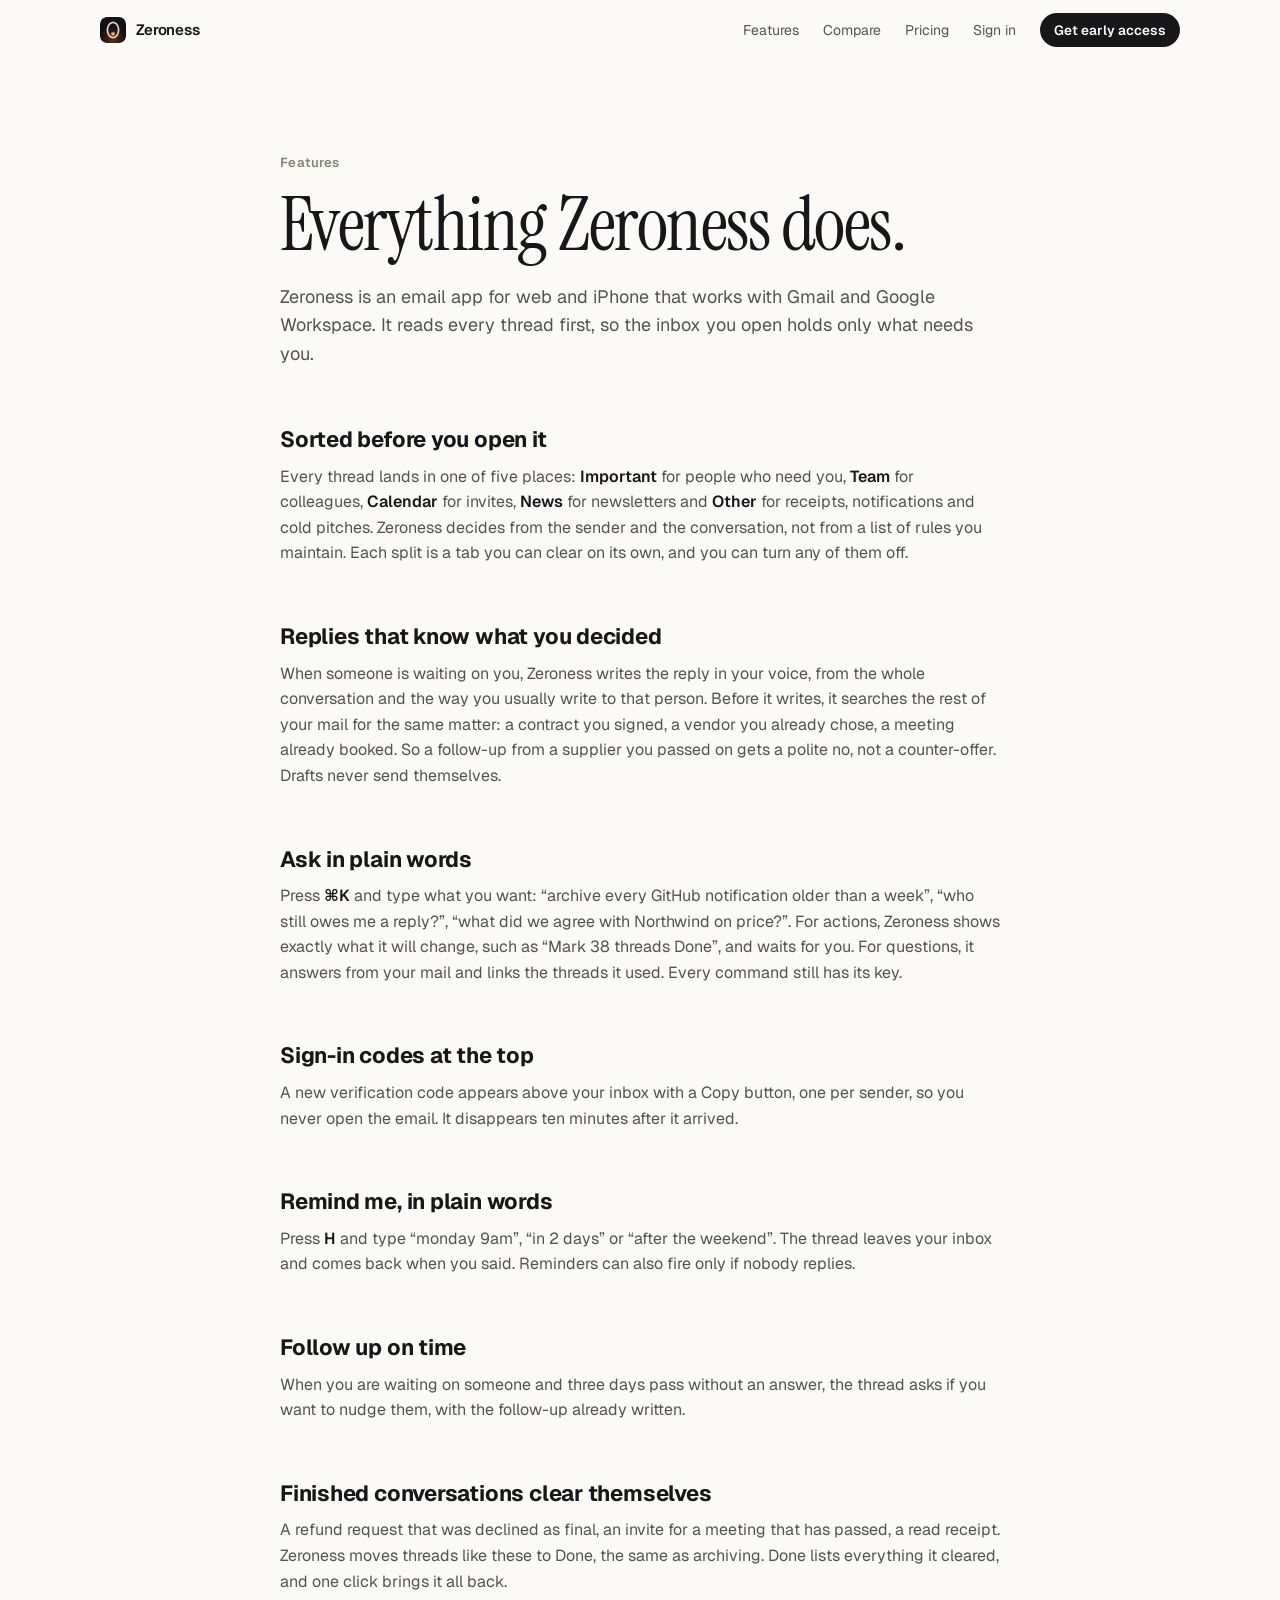
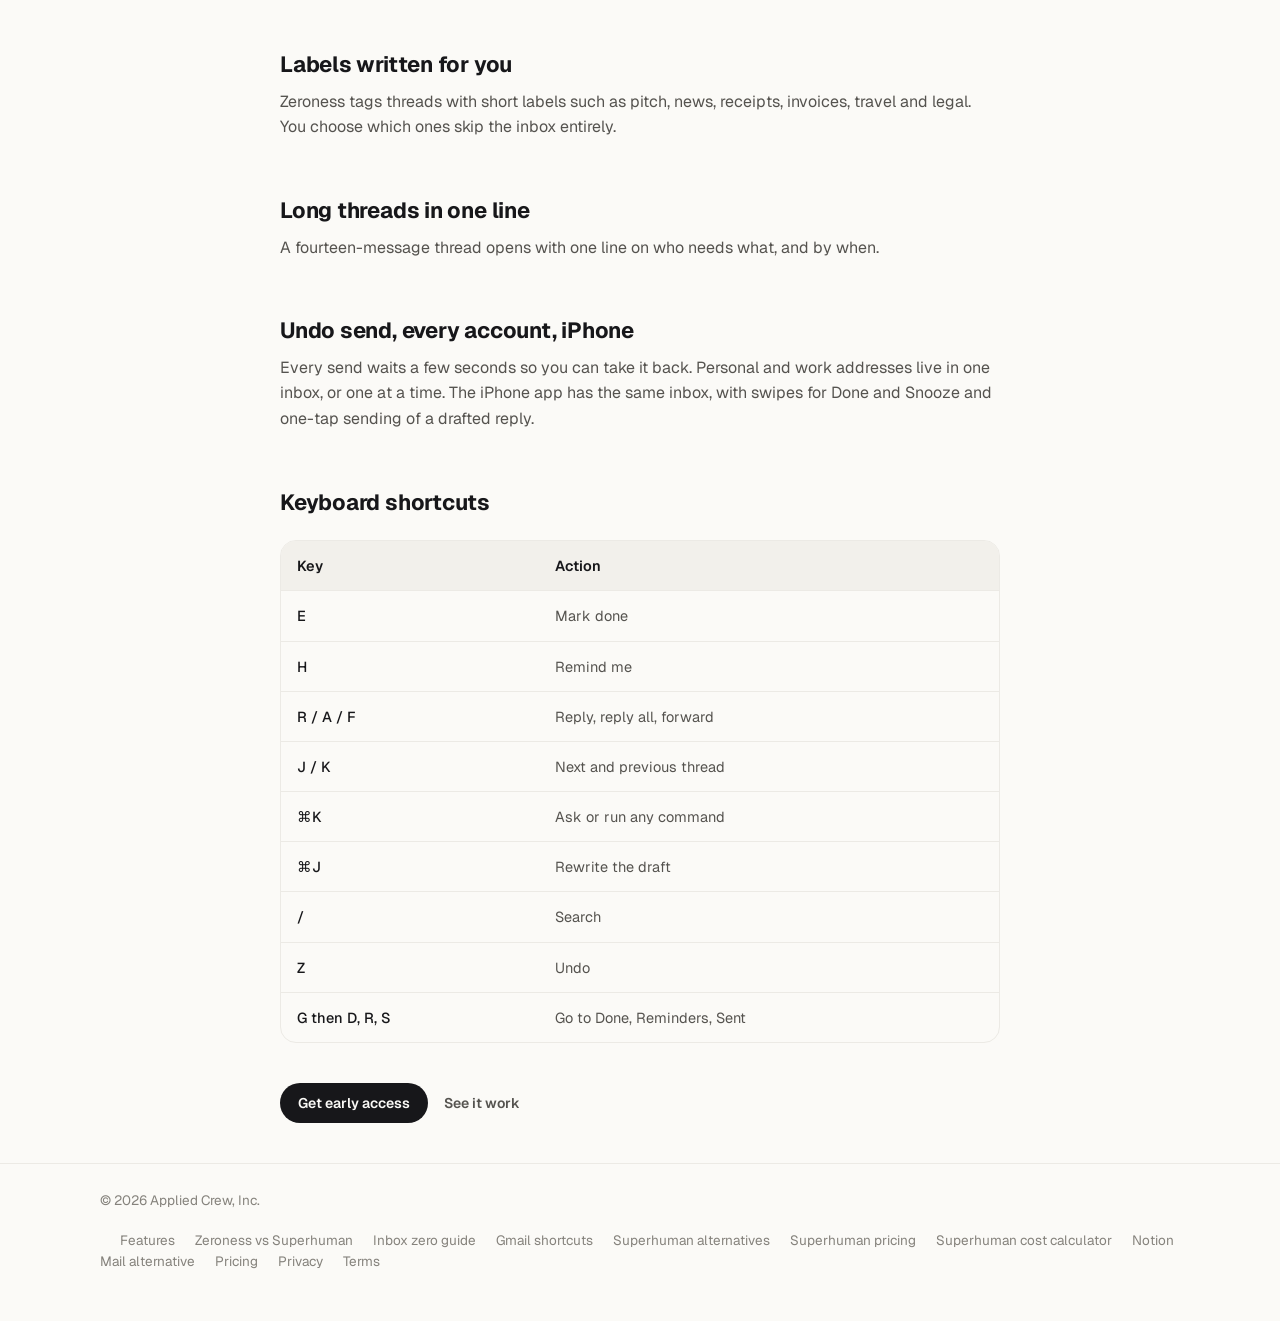
<file: features/index.html>
<!doctype html>
<html lang="en">
<head>
<meta charset="utf-8">
<meta name="viewport" content="width=device-width, initial-scale=1, viewport-fit=cover">
<title>Features · Zeroness</title>
<meta name="description" content="Everything Zeroness does: AI sorting, replies that check what you decided, plain-English commands, sign-in codes at the top, reminders, follow-ups and keyboard shortcuts for every action.">
<link rel="canonical" href="https://zeroness.io/features/">
<meta property="og:type" content="website">
<meta property="og:site_name" content="Zeroness">
<meta property="og:title" content="Features · Zeroness">
<meta property="og:description" content="Everything Zeroness does: AI sorting, replies that check what you decided, plain-English commands, sign-in codes at the top, reminders, follow-ups and keyboard shortcuts for every action.">
<meta property="og:url" content="https://zeroness.io/features/">
<meta property="og:image" content="https://zeroness.io/og.png">
<meta name="twitter:card" content="summary_large_image">
<link rel="icon" href="/icon.svg" type="image/svg+xml">
<link rel="apple-touch-icon" href="/apple-touch-icon.png">
<link rel="preconnect" href="https://fonts.googleapis.com"><link rel="preconnect" href="https://fonts.gstatic.com" crossorigin>
<link rel="stylesheet" href="https://fonts.googleapis.com/css2?family=Geist:wght@400;500;600&family=Geist+Mono:wght@500;600&family=Instrument+Serif:ital@0;1&display=swap">
<link rel="stylesheet" href="/home.css">
<script type="application/ld+json">{"@context": "https://schema.org", "@type": "BreadcrumbList", "itemListElement": [{"@type": "ListItem", "position": 1, "name": "Zeroness", "item": "https://zeroness.io/"}, {"@type": "ListItem", "position": 2, "name": "Features", "item": "https://zeroness.io/features/"}]}</script>
</head>
<body>
<header class="nav"><div class="wrap"><a class="brand" href="/"><img src="/logo-120.png" alt="">Zeroness</a><nav aria-label="Site"><a href="/features/">Features</a><a href="/superhuman-alternative/">Compare</a><a href="/pricing/">Pricing</a><a class="signin" href="/mail">Sign in</a><a class="btn btn-ink" href="mailto:sai@appliedcrew.com?subject=Zeroness%20early%20access" style="height:34px;padding:0 14px;font-size:13.5px">Get early access</a></nav></div></header>
<main class="wrap doc">

  <span class="kicker">Features</span>
  <h1 class="serif">Everything Zeroness does.</h1>
  <p class="intro">Zeroness is an email app for web and iPhone that works with Gmail and Google Workspace. It reads every thread first, so the inbox you open holds only what needs you.</p>

  <h2>Sorted before you open it</h2>
  <p>Every thread lands in one of five places: <strong>Important</strong> for people who need you, <strong>Team</strong> for colleagues, <strong>Calendar</strong> for invites, <strong>News</strong> for newsletters and <strong>Other</strong> for receipts, notifications and cold pitches. Zeroness decides from the sender and the conversation, not from a list of rules you maintain. Each split is a tab you can clear on its own, and you can turn any of them off.</p>

  <h2>Replies that know what you decided</h2>
  <p>When someone is waiting on you, Zeroness writes the reply in your voice, from the whole conversation and the way you usually write to that person. Before it writes, it searches the rest of your mail for the same matter: a contract you signed, a vendor you already chose, a meeting already booked. So a follow-up from a supplier you passed on gets a polite no, not a counter-offer. Drafts never send themselves.</p>

  <h2>Ask in plain words</h2>
  <p>Press <strong>⌘K</strong> and type what you want: “archive every GitHub notification older than a week”, “who still owes me a reply?”, “what did we agree with Northwind on price?”. For actions, Zeroness shows exactly what it will change, such as “Mark 38 threads Done”, and waits for you. For questions, it answers from your mail and links the threads it used. Every command still has its key.</p>

  <h2>Sign-in codes at the top</h2>
  <p>A new verification code appears above your inbox with a Copy button, one per sender, so you never open the email. It disappears ten minutes after it arrived.</p>

  <h2>Remind me, in plain words</h2>
  <p>Press <strong>H</strong> and type “monday 9am”, “in 2 days” or “after the weekend”. The thread leaves your inbox and comes back when you said. Reminders can also fire only if nobody replies.</p>

  <h2>Follow up on time</h2>
  <p>When you are waiting on someone and three days pass without an answer, the thread asks if you want to nudge them, with the follow-up already written.</p>

  <h2>Finished conversations clear themselves</h2>
  <p>A refund request that was declined as final, an invite for a meeting that has passed, a read receipt. Zeroness moves threads like these to Done, the same as archiving. Done lists everything it cleared, and one click brings it all back.</p>

  <h2>Labels written for you</h2>
  <p>Zeroness tags threads with short labels such as pitch, news, receipts, invoices, travel and legal. You choose which ones skip the inbox entirely.</p>

  <h2>Long threads in one line</h2>
  <p>A fourteen-message thread opens with one line on who needs what, and by when.</p>

  <h2>Undo send, every account, iPhone</h2>
  <p>Every send waits a few seconds so you can take it back. Personal and work addresses live in one inbox, or one at a time. The iPhone app has the same inbox, with swipes for Done and Snooze and one-tap sending of a drafted reply.</p>

  <h2>Keyboard shortcuts</h2>
  <div class="tbl"><table>
    <tr><th>Key</th><th>Action</th></tr>
    <tr><td>E</td><td>Mark done</td></tr>
    <tr><td>H</td><td>Remind me</td></tr>
    <tr><td>R / A / F</td><td>Reply, reply all, forward</td></tr>
    <tr><td>J / K</td><td>Next and previous thread</td></tr>
    <tr><td>⌘K</td><td>Ask or run any command</td></tr>
    <tr><td>⌘J</td><td>Rewrite the draft</td></tr>
    <tr><td>/</td><td>Search</td></tr>
    <tr><td>Z</td><td>Undo</td></tr>
    <tr><td>G then D, R, S</td><td>Go to Done, Reminders, Sent</td></tr>
  </table></div>

  <div class="cta-row"><a class="btn btn-ink" href="mailto:sai@appliedcrew.com?subject=Zeroness%20early%20access">Get early access</a><a class="btn btn-quiet" href="/">See it work</a></div>
</main>
<footer><div class="wrap"><span>© 2026 Applied Crew, Inc.</span><span><a href="/features/">Features</a><a href="/superhuman-alternative/">Zeroness vs Superhuman</a><a href="/inbox-zero/">Inbox zero guide</a><a href="/gmail-keyboard-shortcuts/">Gmail shortcuts</a><a href="/best-superhuman-alternatives/">Superhuman alternatives</a><a href="/superhuman-pricing/">Superhuman pricing</a><a href="/superhuman-cost-calculator/">Superhuman cost calculator</a><a href="/notion-mail-alternative/">Notion Mail alternative</a><a href="/pricing/">Pricing</a><a href="/privacy/">Privacy</a><a href="/terms/">Terms</a></span></div></footer>
</body>
</html>
</file>
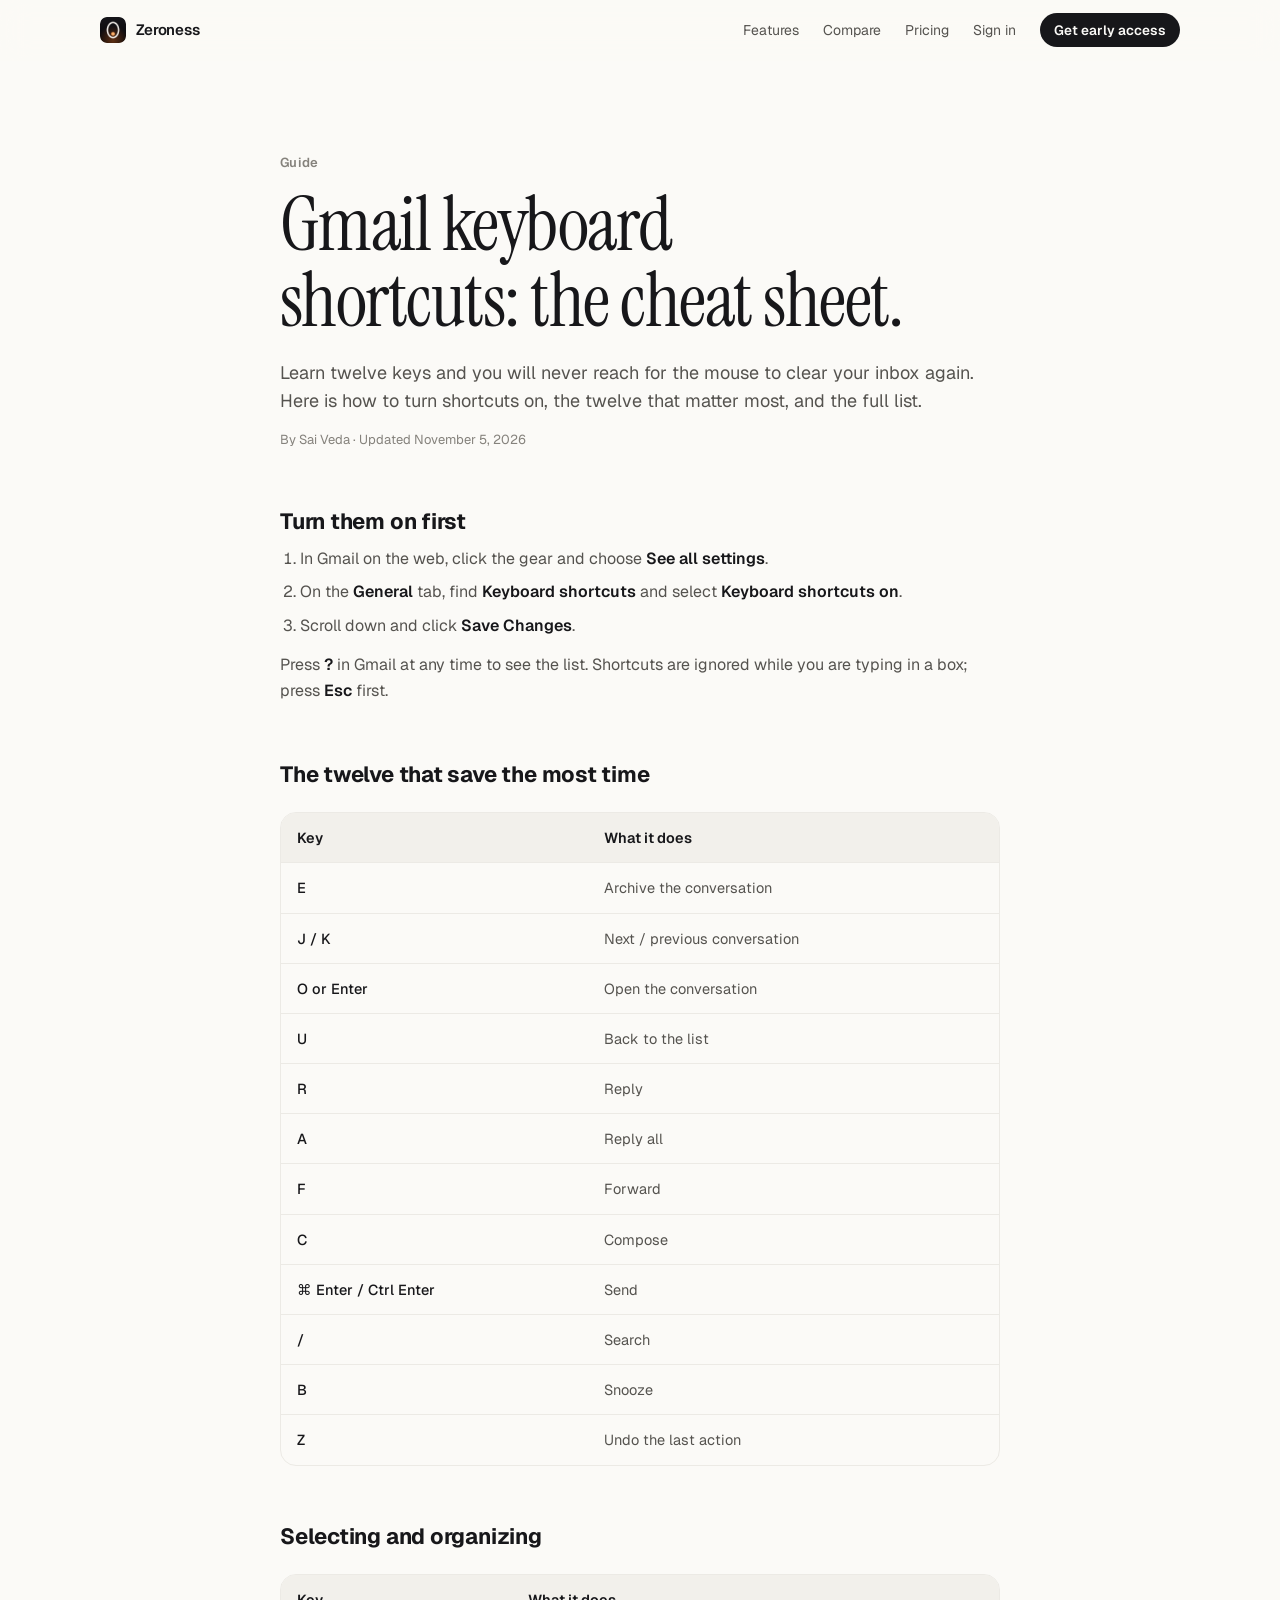
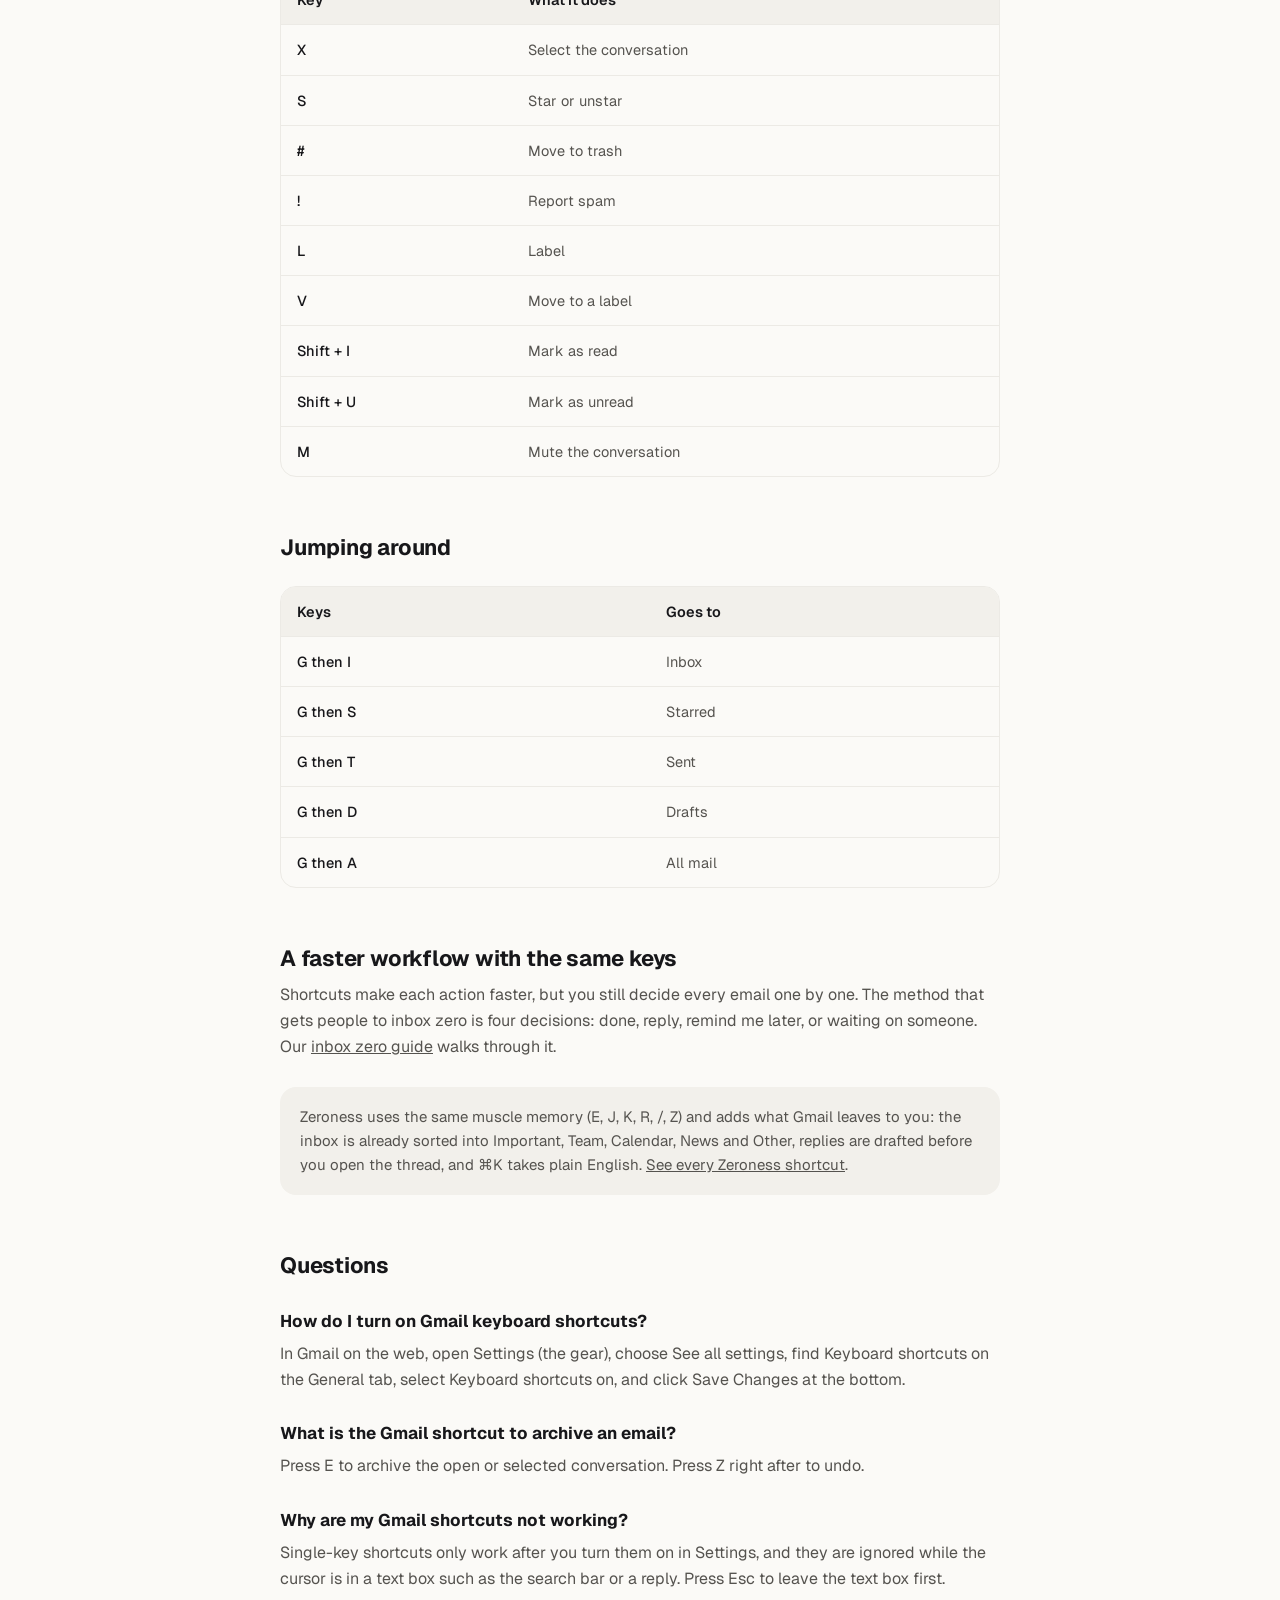
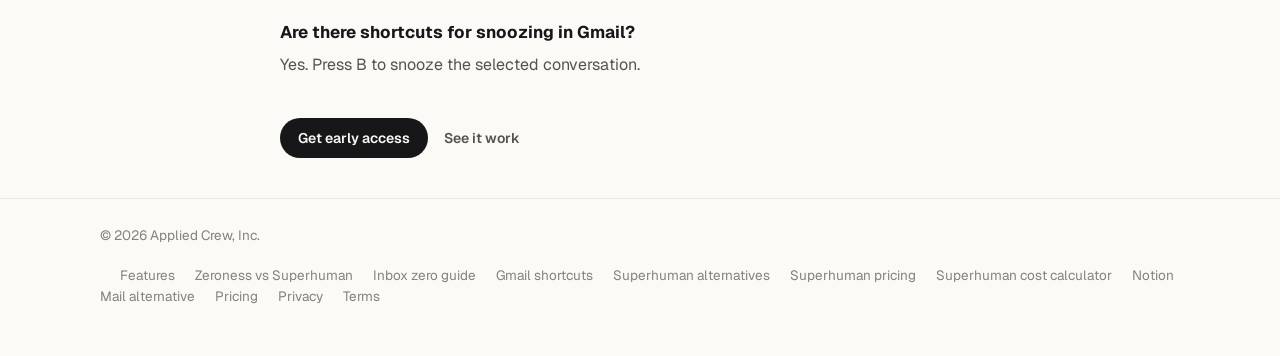
<file: gmail-keyboard-shortcuts/index.html>
<!doctype html>
<html lang="en">
<head>
<meta charset="utf-8">
<meta name="viewport" content="width=device-width, initial-scale=1, viewport-fit=cover">
<title>Gmail keyboard shortcuts: the complete cheat sheet (2026) · Zeroness</title>
<meta name="description" content="Every Gmail keyboard shortcut worth learning, how to turn them on, and the twelve that save the most time. Printable cheat sheet.">
<link rel="canonical" href="https://zeroness.io/gmail-keyboard-shortcuts/">
<meta property="og:type" content="article">
<meta property="og:site_name" content="Zeroness">
<meta property="og:title" content="Gmail keyboard shortcuts: the complete cheat sheet (2026) · Zeroness">
<meta property="og:description" content="Every Gmail keyboard shortcut worth learning, how to turn them on, and the twelve that save the most time. Printable cheat sheet.">
<meta property="og:url" content="https://zeroness.io/gmail-keyboard-shortcuts/">
<meta property="og:image" content="https://zeroness.io/og.png">
<meta name="twitter:card" content="summary_large_image">
<link rel="icon" href="/icon.svg" type="image/svg+xml">
<link rel="apple-touch-icon" href="/apple-touch-icon.png">
<link rel="preconnect" href="https://fonts.googleapis.com"><link rel="preconnect" href="https://fonts.gstatic.com" crossorigin>
<link rel="stylesheet" href="https://fonts.googleapis.com/css2?family=Geist:wght@400;500;600&family=Geist+Mono:wght@500;600&family=Instrument+Serif:ital@0;1&display=swap">
<link rel="stylesheet" href="/home.css">
<script type="application/ld+json">{"@context": "https://schema.org", "@type": "BreadcrumbList", "itemListElement": [{"@type": "ListItem", "position": 1, "name": "Zeroness", "item": "https://zeroness.io/"}, {"@type": "ListItem", "position": 2, "name": "Gmail keyboard shortcuts", "item": "https://zeroness.io/gmail-keyboard-shortcuts/"}]}</script>
<script type="application/ld+json">{"@context": "https://schema.org", "@type": "Article", "headline": "Gmail keyboard shortcuts: the complete cheat sheet", "datePublished": "2026-11-05", "dateModified": "2026-11-05", "author": {"@type": "Person", "name": "Sai Veda"}, "publisher": {"@id": "https://zeroness.io/#org"}, "mainEntityOfPage": "https://zeroness.io/gmail-keyboard-shortcuts/"}</script>
<script type="application/ld+json">{"@context": "https://schema.org", "@type": "FAQPage", "mainEntity": [{"@type": "Question", "name": "How do I turn on Gmail keyboard shortcuts?", "acceptedAnswer": {"@type": "Answer", "text": "In Gmail on the web, open Settings (the gear), choose See all settings, find Keyboard shortcuts on the General tab, select Keyboard shortcuts on, and click Save Changes at the bottom."}}, {"@type": "Question", "name": "What is the Gmail shortcut to archive an email?", "acceptedAnswer": {"@type": "Answer", "text": "Press E to archive the open or selected conversation. Press Z right after to undo."}}, {"@type": "Question", "name": "Why are my Gmail shortcuts not working?", "acceptedAnswer": {"@type": "Answer", "text": "Single-key shortcuts only work after you turn them on in Settings, and they are ignored while the cursor is in a text box such as the search bar or a reply. Press Esc to leave the text box first."}}, {"@type": "Question", "name": "Are there shortcuts for snoozing in Gmail?", "acceptedAnswer": {"@type": "Answer", "text": "Yes. Press B to snooze the selected conversation."}}]}</script>
</head>
<body>
<header class="nav"><div class="wrap"><a class="brand" href="/"><img src="/logo-120.png" alt="">Zeroness</a><nav aria-label="Site"><a href="/features/">Features</a><a href="/superhuman-alternative/">Compare</a><a href="/pricing/">Pricing</a><a class="signin" href="/mail">Sign in</a><a class="btn btn-ink" href="mailto:sai@appliedcrew.com?subject=Zeroness%20early%20access" style="height:34px;padding:0 14px;font-size:13.5px">Get early access</a></nav></div></header>
<main class="wrap doc">

  <span class="kicker">Guide</span>
  <h1 class="serif">Gmail keyboard shortcuts: the cheat sheet.</h1>
  <p class="intro">Learn twelve keys and you will never reach for the mouse to clear your inbox again. Here is how to turn shortcuts on, the twelve that matter most, and the full list.</p>
  <p class="meta-line">By Sai Veda · Updated November 5, 2026</p>

  <h2>Turn them on first</h2>
  <ol>
    <li>In Gmail on the web, click the gear and choose <strong>See all settings</strong>.</li>
    <li>On the <strong>General</strong> tab, find <strong>Keyboard shortcuts</strong> and select <strong>Keyboard shortcuts on</strong>.</li>
    <li>Scroll down and click <strong>Save Changes</strong>.</li>
  </ol>
  <p>Press <strong>?</strong> in Gmail at any time to see the list. Shortcuts are ignored while you are typing in a box; press <strong>Esc</strong> first.</p>

  <h2>The twelve that save the most time</h2>
  <div class="tbl"><table>
    <tr><th>Key</th><th>What it does</th></tr>
    <tr><td>E</td><td>Archive the conversation</td></tr>
    <tr><td>J / K</td><td>Next / previous conversation</td></tr>
    <tr><td>O or Enter</td><td>Open the conversation</td></tr>
    <tr><td>U</td><td>Back to the list</td></tr>
    <tr><td>R</td><td>Reply</td></tr>
    <tr><td>A</td><td>Reply all</td></tr>
    <tr><td>F</td><td>Forward</td></tr>
    <tr><td>C</td><td>Compose</td></tr>
    <tr><td>⌘ Enter / Ctrl Enter</td><td>Send</td></tr>
    <tr><td>/</td><td>Search</td></tr>
    <tr><td>B</td><td>Snooze</td></tr>
    <tr><td>Z</td><td>Undo the last action</td></tr>
  </table></div>

  <h2>Selecting and organizing</h2>
  <div class="tbl"><table>
    <tr><th>Key</th><th>What it does</th></tr>
    <tr><td>X</td><td>Select the conversation</td></tr>
    <tr><td>S</td><td>Star or unstar</td></tr>
    <tr><td>#</td><td>Move to trash</td></tr>
    <tr><td>!</td><td>Report spam</td></tr>
    <tr><td>L</td><td>Label</td></tr>
    <tr><td>V</td><td>Move to a label</td></tr>
    <tr><td>Shift + I</td><td>Mark as read</td></tr>
    <tr><td>Shift + U</td><td>Mark as unread</td></tr>
    <tr><td>M</td><td>Mute the conversation</td></tr>
  </table></div>

  <h2>Jumping around</h2>
  <div class="tbl"><table>
    <tr><th>Keys</th><th>Goes to</th></tr>
    <tr><td>G then I</td><td>Inbox</td></tr>
    <tr><td>G then S</td><td>Starred</td></tr>
    <tr><td>G then T</td><td>Sent</td></tr>
    <tr><td>G then D</td><td>Drafts</td></tr>
    <tr><td>G then A</td><td>All mail</td></tr>
  </table></div>

  <h2>A faster workflow with the same keys</h2>
  <p>Shortcuts make each action faster, but you still decide every email one by one. The method that gets people to inbox zero is four decisions: done, reply, remind me later, or waiting on someone. Our <a href="/inbox-zero/">inbox zero guide</a> walks through it.</p>
  <div class="note-box">Zeroness uses the same muscle memory (E, J, K, R, /, Z) and adds what Gmail leaves to you: the inbox is already sorted into Important, Team, Calendar, News and Other, replies are drafted before you open the thread, and ⌘K takes plain English. <a href="/features/">See every Zeroness shortcut</a>.</div>

  <h2>Questions</h2>
<h3>How do I turn on Gmail keyboard shortcuts?</h3><p>In Gmail on the web, open Settings (the gear), choose See all settings, find Keyboard shortcuts on the General tab, select Keyboard shortcuts on, and click Save Changes at the bottom.</p><h3>What is the Gmail shortcut to archive an email?</h3><p>Press E to archive the open or selected conversation. Press Z right after to undo.</p><h3>Why are my Gmail shortcuts not working?</h3><p>Single-key shortcuts only work after you turn them on in Settings, and they are ignored while the cursor is in a text box such as the search bar or a reply. Press Esc to leave the text box first.</p><h3>Are there shortcuts for snoozing in Gmail?</h3><p>Yes. Press B to snooze the selected conversation.</p>
  <div class="cta-row"><a class="btn btn-ink" href="mailto:sai@appliedcrew.com?subject=Zeroness%20early%20access">Get early access</a><a class="btn btn-quiet" href="/">See it work</a></div>
</main>
<footer><div class="wrap"><span>© 2026 Applied Crew, Inc.</span><span><a href="/features/">Features</a><a href="/superhuman-alternative/">Zeroness vs Superhuman</a><a href="/inbox-zero/">Inbox zero guide</a><a href="/gmail-keyboard-shortcuts/">Gmail shortcuts</a><a href="/best-superhuman-alternatives/">Superhuman alternatives</a><a href="/superhuman-pricing/">Superhuman pricing</a><a href="/superhuman-cost-calculator/">Superhuman cost calculator</a><a href="/notion-mail-alternative/">Notion Mail alternative</a><a href="/pricing/">Pricing</a><a href="/privacy/">Privacy</a><a href="/terms/">Terms</a></span></div></footer>
</body>
</html>
</file>
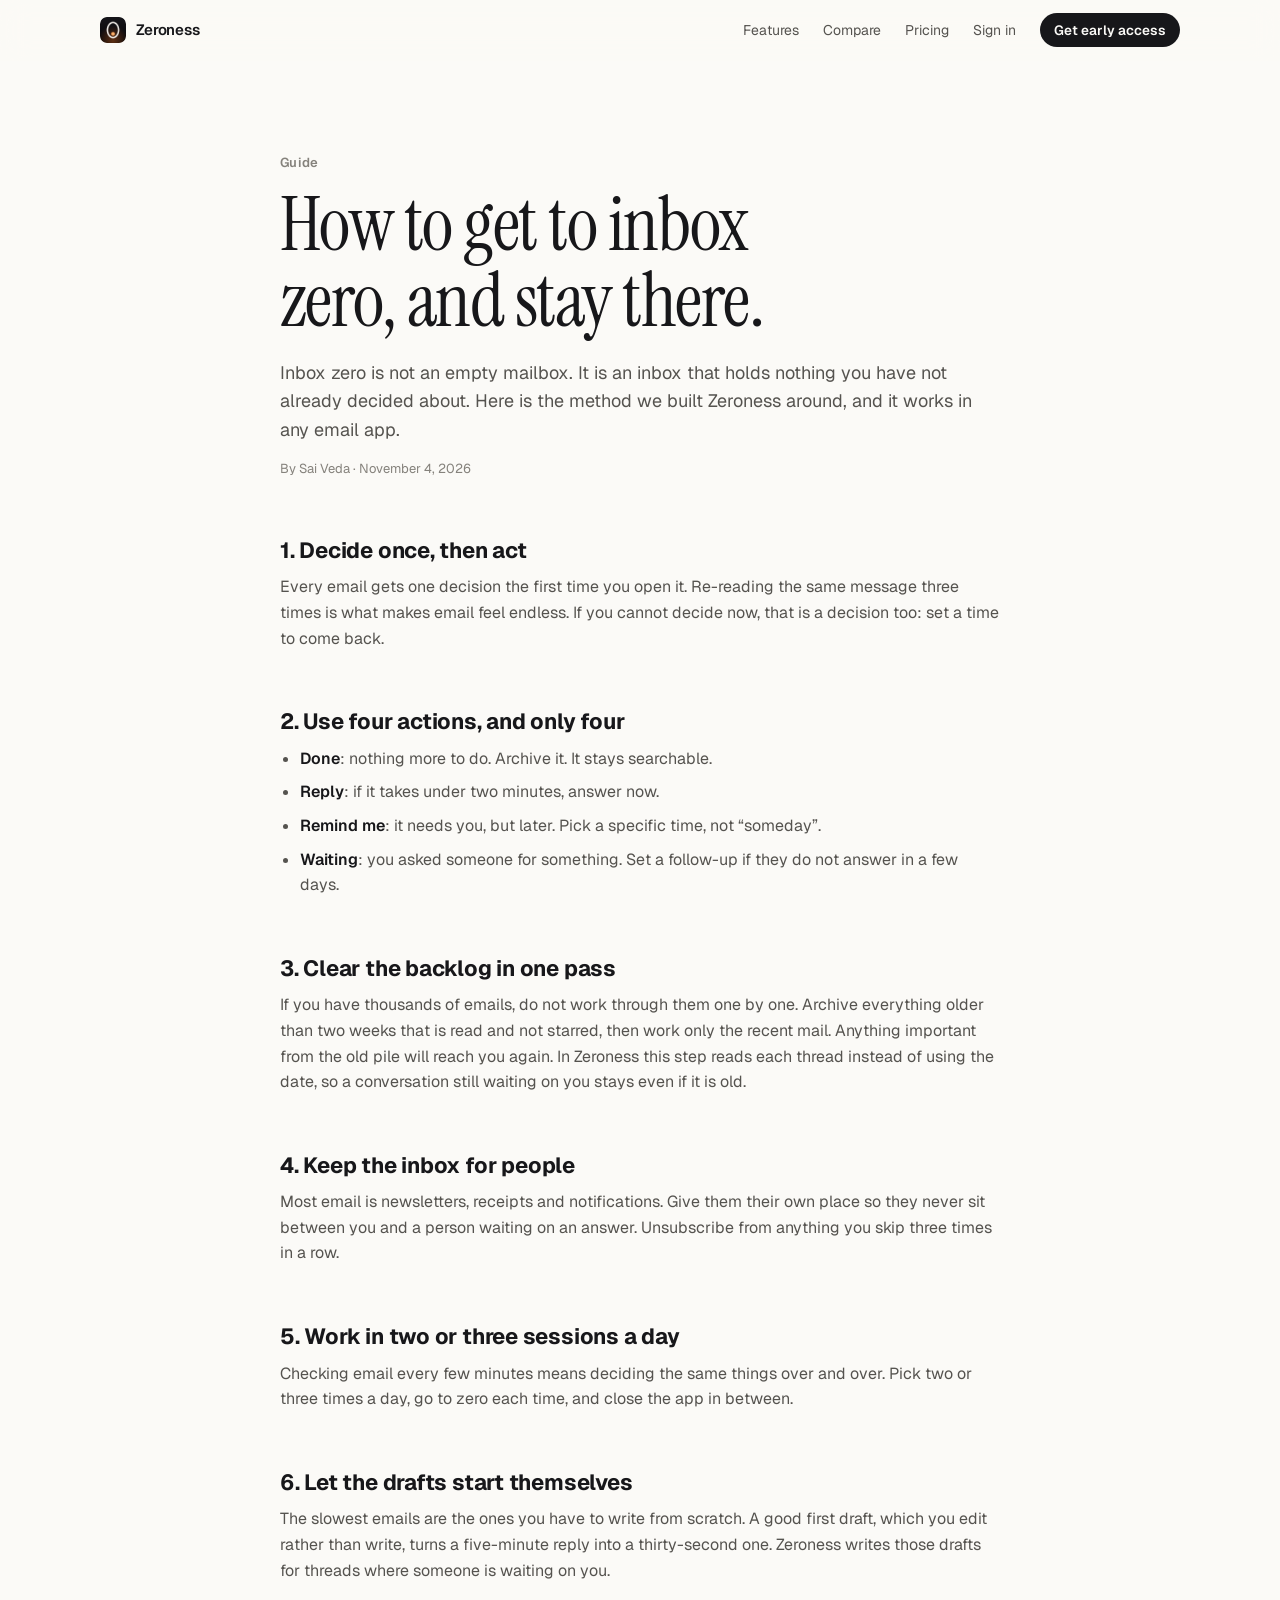
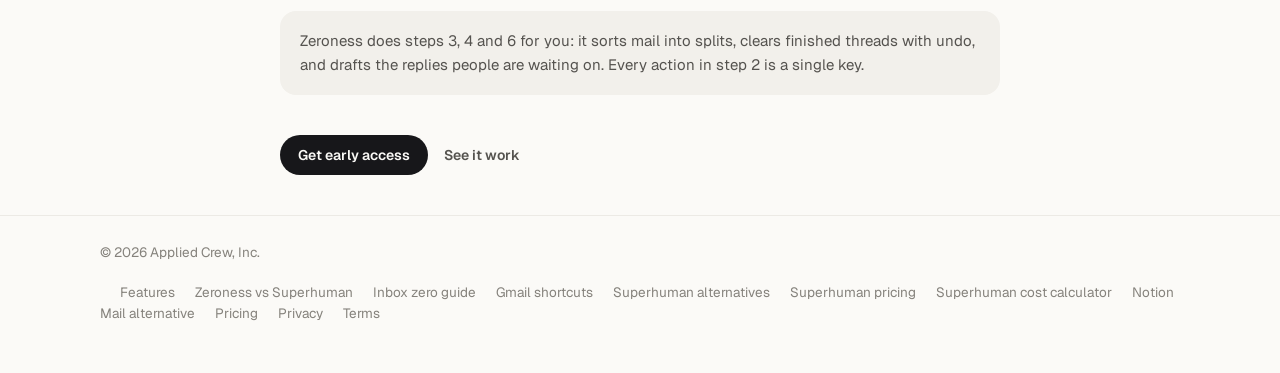
<file: inbox-zero/index.html>
<!doctype html>
<html lang="en">
<head>
<meta charset="utf-8">
<meta name="viewport" content="width=device-width, initial-scale=1, viewport-fit=cover">
<title>How to get to inbox zero, and stay there · Zeroness</title>
<meta name="description" content="A practical method for inbox zero: decide once per email, use four actions, clear the backlog in one pass and keep newsletters and notifications out of the inbox.">
<link rel="canonical" href="https://zeroness.io/inbox-zero/">
<meta property="og:type" content="article">
<meta property="og:site_name" content="Zeroness">
<meta property="og:title" content="How to get to inbox zero, and stay there · Zeroness">
<meta property="og:description" content="A practical method for inbox zero: decide once per email, use four actions, clear the backlog in one pass and keep newsletters and notifications out of the inbox.">
<meta property="og:url" content="https://zeroness.io/inbox-zero/">
<meta property="og:image" content="https://zeroness.io/og.png">
<meta name="twitter:card" content="summary_large_image">
<link rel="icon" href="/icon.svg" type="image/svg+xml">
<link rel="apple-touch-icon" href="/apple-touch-icon.png">
<link rel="preconnect" href="https://fonts.googleapis.com"><link rel="preconnect" href="https://fonts.gstatic.com" crossorigin>
<link rel="stylesheet" href="https://fonts.googleapis.com/css2?family=Geist:wght@400;500;600&family=Geist+Mono:wght@500;600&family=Instrument+Serif:ital@0;1&display=swap">
<link rel="stylesheet" href="/home.css">
<script type="application/ld+json">{"@context": "https://schema.org", "@type": "BreadcrumbList", "itemListElement": [{"@type": "ListItem", "position": 1, "name": "Zeroness", "item": "https://zeroness.io/"}, {"@type": "ListItem", "position": 2, "name": "Inbox zero guide", "item": "https://zeroness.io/inbox-zero/"}]}</script>
<script type="application/ld+json">{"@context": "https://schema.org", "@type": "Article", "headline": "How to get to inbox zero, and stay there", "datePublished": "2026-11-04", "dateModified": "2026-11-04", "author": {"@type": "Person", "name": "Sai Veda"}, "publisher": {"@type": "Organization", "name": "Zeroness", "logo": {"@type": "ImageObject", "url": "https://zeroness.io/logo-120.png"}}, "mainEntityOfPage": "https://zeroness.io/inbox-zero/"}</script>
</head>
<body>
<header class="nav"><div class="wrap"><a class="brand" href="/"><img src="/logo-120.png" alt="">Zeroness</a><nav aria-label="Site"><a href="/features/">Features</a><a href="/superhuman-alternative/">Compare</a><a href="/pricing/">Pricing</a><a class="signin" href="/mail">Sign in</a><a class="btn btn-ink" href="mailto:sai@appliedcrew.com?subject=Zeroness%20early%20access" style="height:34px;padding:0 14px;font-size:13.5px">Get early access</a></nav></div></header>
<main class="wrap doc">

  <span class="kicker">Guide</span>
  <h1 class="serif">How to get to inbox zero, and stay there.</h1>
  <p class="intro">Inbox zero is not an empty mailbox. It is an inbox that holds nothing you have not already decided about. Here is the method we built Zeroness around, and it works in any email app.</p>
  <p class="meta-line">By Sai Veda · November 4, 2026</p>

  <h2>1. Decide once, then act</h2>
  <p>Every email gets one decision the first time you open it. Re-reading the same message three times is what makes email feel endless. If you cannot decide now, that is a decision too: set a time to come back.</p>

  <h2>2. Use four actions, and only four</h2>
  <ul>
    <li><strong>Done</strong>: nothing more to do. Archive it. It stays searchable.</li>
    <li><strong>Reply</strong>: if it takes under two minutes, answer now.</li>
    <li><strong>Remind me</strong>: it needs you, but later. Pick a specific time, not “someday”.</li>
    <li><strong>Waiting</strong>: you asked someone for something. Set a follow-up if they do not answer in a few days.</li>
  </ul>

  <h2>3. Clear the backlog in one pass</h2>
  <p>If you have thousands of emails, do not work through them one by one. Archive everything older than two weeks that is read and not starred, then work only the recent mail. Anything important from the old pile will reach you again. In Zeroness this step reads each thread instead of using the date, so a conversation still waiting on you stays even if it is old.</p>

  <h2>4. Keep the inbox for people</h2>
  <p>Most email is newsletters, receipts and notifications. Give them their own place so they never sit between you and a person waiting on an answer. Unsubscribe from anything you skip three times in a row.</p>

  <h2>5. Work in two or three sessions a day</h2>
  <p>Checking email every few minutes means deciding the same things over and over. Pick two or three times a day, go to zero each time, and close the app in between.</p>

  <h2>6. Let the drafts start themselves</h2>
  <p>The slowest emails are the ones you have to write from scratch. A good first draft, which you edit rather than write, turns a five-minute reply into a thirty-second one. Zeroness writes those drafts for threads where someone is waiting on you.</p>

  <div class="note-box">Zeroness does steps 3, 4 and 6 for you: it sorts mail into splits, clears finished threads with undo, and drafts the replies people are waiting on. Every action in step 2 is a single key.</div>

  <div class="cta-row"><a class="btn btn-ink" href="mailto:sai@appliedcrew.com?subject=Zeroness%20early%20access">Get early access</a><a class="btn btn-quiet" href="/">See it work</a></div>
</main>
<footer><div class="wrap"><span>© 2026 Applied Crew, Inc.</span><span><a href="/features/">Features</a><a href="/superhuman-alternative/">Zeroness vs Superhuman</a><a href="/inbox-zero/">Inbox zero guide</a><a href="/gmail-keyboard-shortcuts/">Gmail shortcuts</a><a href="/best-superhuman-alternatives/">Superhuman alternatives</a><a href="/superhuman-pricing/">Superhuman pricing</a><a href="/superhuman-cost-calculator/">Superhuman cost calculator</a><a href="/notion-mail-alternative/">Notion Mail alternative</a><a href="/pricing/">Pricing</a><a href="/privacy/">Privacy</a><a href="/terms/">Terms</a></span></div></footer>
</body>
</html>
</file>
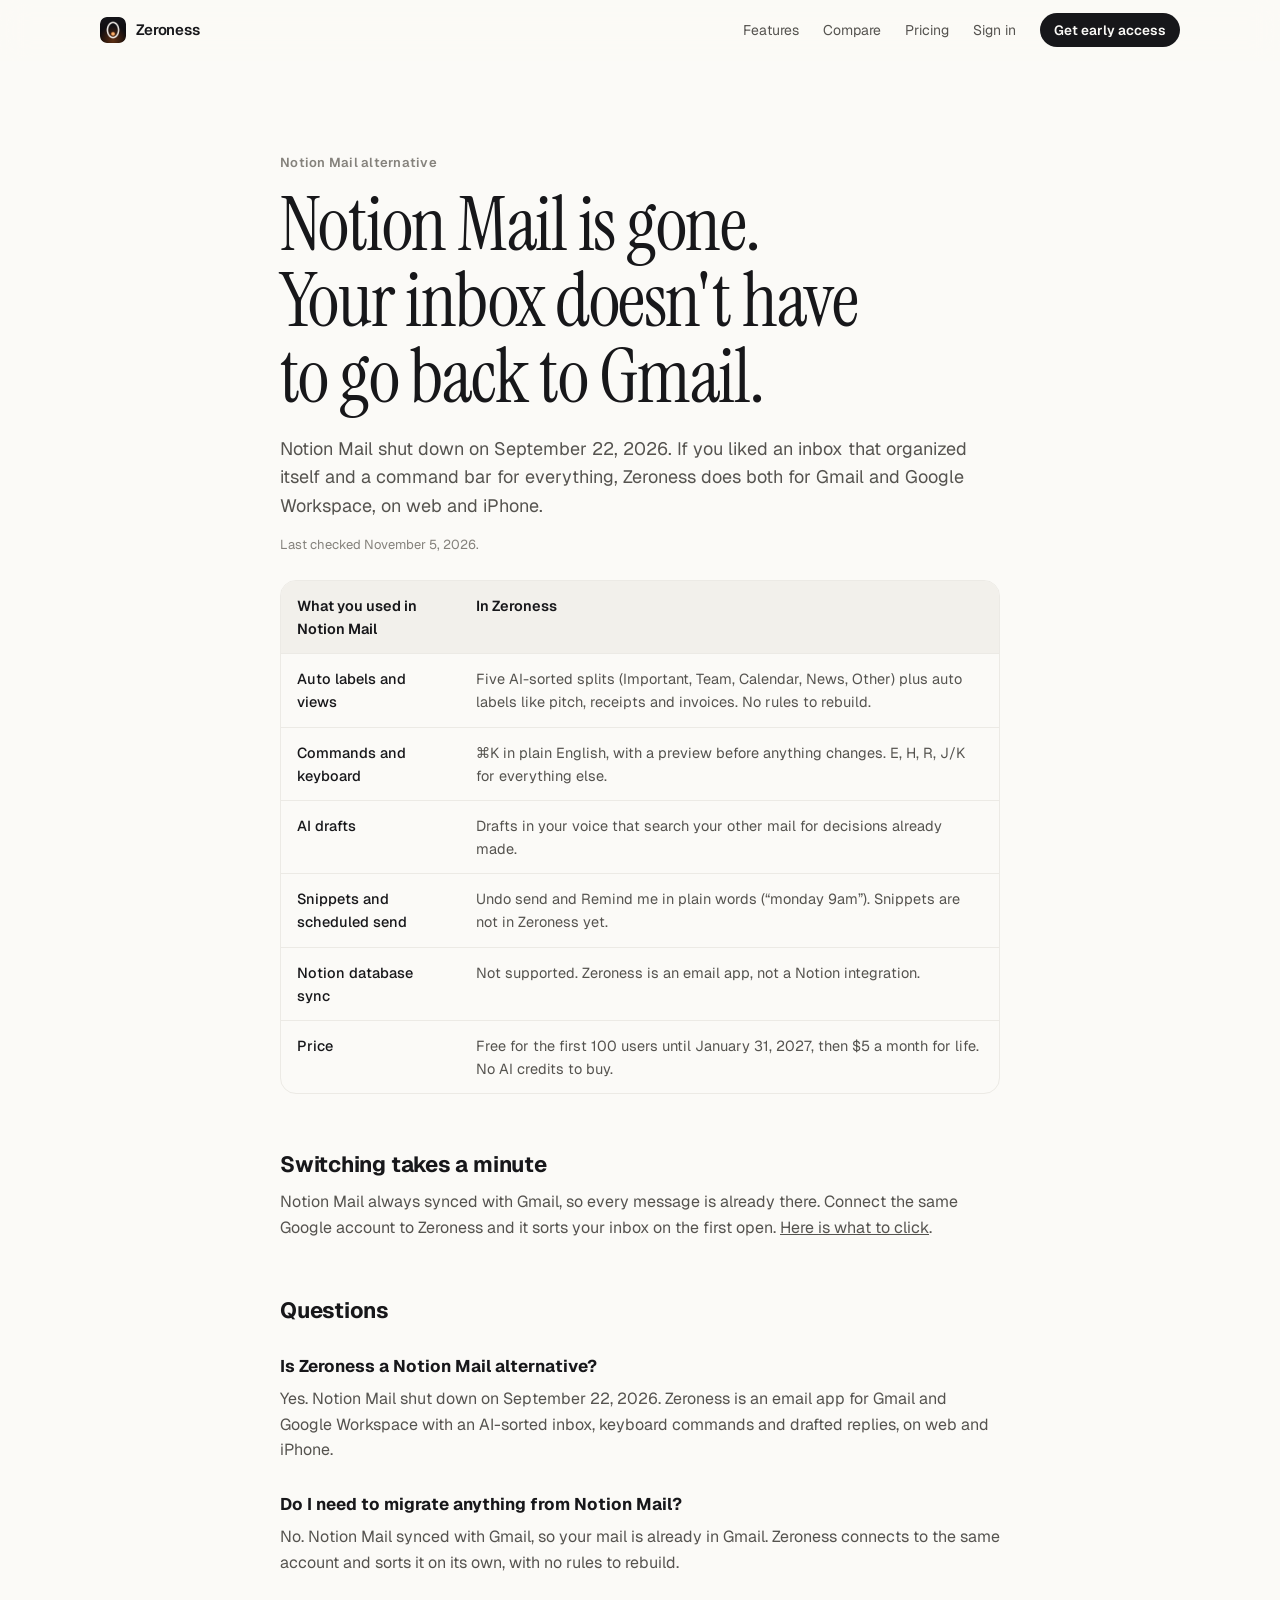
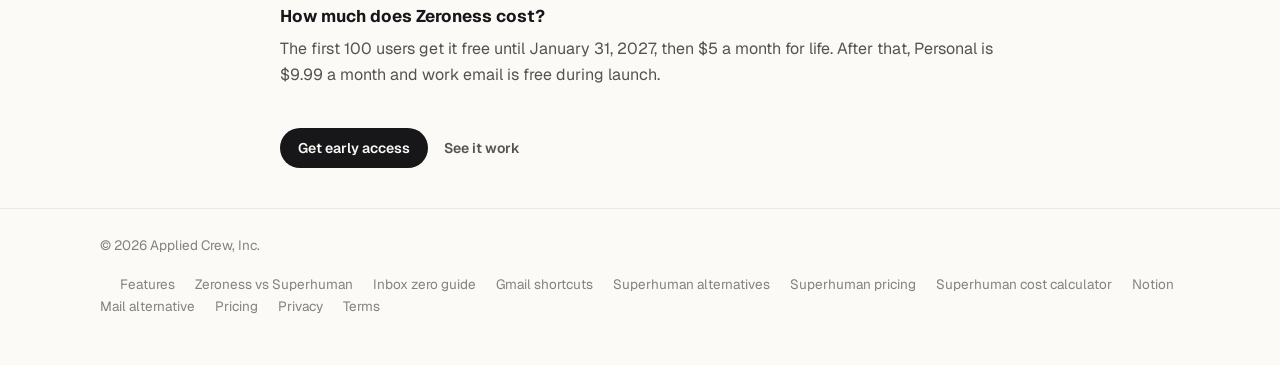
<file: notion-mail-alternative/index.html>
<!doctype html>
<html lang="en">
<head>
<meta charset="utf-8">
<meta name="viewport" content="width=device-width, initial-scale=1, viewport-fit=cover">
<title>Notion Mail alternative: Zeroness for Gmail</title>
<meta name="description" content="Notion Mail shut down on September 22, 2026. Zeroness is a Gmail app with an inbox that sorts itself, plain-English commands and drafted replies, on web and iPhone.">
<link rel="canonical" href="https://zeroness.io/notion-mail-alternative/">
<meta property="og:type" content="website">
<meta property="og:site_name" content="Zeroness">
<meta property="og:title" content="Notion Mail alternative: Zeroness for Gmail">
<meta property="og:description" content="Notion Mail shut down on September 22, 2026. Zeroness is a Gmail app with an inbox that sorts itself, plain-English commands and drafted replies, on web and iPhone.">
<meta property="og:url" content="https://zeroness.io/notion-mail-alternative/">
<meta property="og:image" content="https://zeroness.io/og.png">
<meta name="twitter:card" content="summary_large_image">
<link rel="icon" href="/icon.svg" type="image/svg+xml">
<link rel="apple-touch-icon" href="/apple-touch-icon.png">
<link rel="preconnect" href="https://fonts.googleapis.com"><link rel="preconnect" href="https://fonts.gstatic.com" crossorigin>
<link rel="stylesheet" href="https://fonts.googleapis.com/css2?family=Geist:wght@400;500;600&family=Geist+Mono:wght@500;600&family=Instrument+Serif:ital@0;1&display=swap">
<link rel="stylesheet" href="/home.css">
<script type="application/ld+json">{"@context": "https://schema.org", "@type": "BreadcrumbList", "itemListElement": [{"@type": "ListItem", "position": 1, "name": "Zeroness", "item": "https://zeroness.io/"}, {"@type": "ListItem", "position": 2, "name": "Notion Mail alternative", "item": "https://zeroness.io/notion-mail-alternative/"}]}</script>
<script type="application/ld+json">{"@context": "https://schema.org", "@type": "FAQPage", "mainEntity": [{"@type": "Question", "name": "Is Zeroness a Notion Mail alternative?", "acceptedAnswer": {"@type": "Answer", "text": "Yes. Notion Mail shut down on September 22, 2026. Zeroness is an email app for Gmail and Google Workspace with an AI-sorted inbox, keyboard commands and drafted replies, on web and iPhone."}}, {"@type": "Question", "name": "Do I need to migrate anything from Notion Mail?", "acceptedAnswer": {"@type": "Answer", "text": "No. Notion Mail synced with Gmail, so your mail is already in Gmail. Zeroness connects to the same account and sorts it on its own, with no rules to rebuild."}}, {"@type": "Question", "name": "How much does Zeroness cost?", "acceptedAnswer": {"@type": "Answer", "text": "The first 100 users get it free until January 31, 2027, then $5 a month for life. After that, Personal is $9.99 a month and work email is free during launch."}}]}</script>
</head>
<body>
<header class="nav"><div class="wrap"><a class="brand" href="/"><img src="/logo-120.png" alt="">Zeroness</a><nav aria-label="Site"><a href="/features/">Features</a><a href="/superhuman-alternative/">Compare</a><a href="/pricing/">Pricing</a><a class="signin" href="/mail">Sign in</a><a class="btn btn-ink" href="mailto:sai@appliedcrew.com?subject=Zeroness%20early%20access" style="height:34px;padding:0 14px;font-size:13.5px">Get early access</a></nav></div></header>
<main class="wrap doc">

  <span class="kicker">Notion Mail alternative</span>
  <h1 class="serif">Notion Mail is gone. Your inbox doesn't have to go back to Gmail.</h1>
  <p class="intro">Notion Mail shut down on September 22, 2026. If you liked an inbox that organized itself and a command bar for everything, Zeroness does both for Gmail and Google Workspace, on web and iPhone.</p>
  <p class="meta-line">Last checked November 5, 2026.</p>

  <div class="tbl"><table>
    <tr><th>What you used in Notion Mail</th><th>In Zeroness</th></tr>
    <tr><td>Auto labels and views</td><td>Five AI-sorted splits (Important, Team, Calendar, News, Other) plus auto labels like pitch, receipts and invoices. No rules to rebuild.</td></tr>
    <tr><td>Commands and keyboard</td><td>⌘K in plain English, with a preview before anything changes. E, H, R, J/K for everything else.</td></tr>
    <tr><td>AI drafts</td><td>Drafts in your voice that search your other mail for decisions already made.</td></tr>
    <tr><td>Snippets and scheduled send</td><td>Undo send and Remind me in plain words (“monday 9am”). Snippets are not in Zeroness yet.</td></tr>
    <tr><td>Notion database sync</td><td>Not supported. Zeroness is an email app, not a Notion integration.</td></tr>
    <tr><td>Price</td><td>Free for the first 100 users until January 31, 2027, then $5 a month for life. No AI credits to buy.</td></tr>
  </table></div>

  <h2>Switching takes a minute</h2>
  <p>Notion Mail always synced with Gmail, so every message is already there. Connect the same Google account to Zeroness and it sorts your inbox on the first open. <a href="/connect/">Here is what to click</a>.</p>

  <h2>Questions</h2>
<h3>Is Zeroness a Notion Mail alternative?</h3><p>Yes. Notion Mail shut down on September 22, 2026. Zeroness is an email app for Gmail and Google Workspace with an AI-sorted inbox, keyboard commands and drafted replies, on web and iPhone.</p><h3>Do I need to migrate anything from Notion Mail?</h3><p>No. Notion Mail synced with Gmail, so your mail is already in Gmail. Zeroness connects to the same account and sorts it on its own, with no rules to rebuild.</p><h3>How much does Zeroness cost?</h3><p>The first 100 users get it free until January 31, 2027, then $5 a month for life. After that, Personal is $9.99 a month and work email is free during launch.</p>
  <div class="cta-row"><a class="btn btn-ink" href="mailto:sai@appliedcrew.com?subject=Zeroness%20early%20access">Get early access</a><a class="btn btn-quiet" href="/">See it work</a></div>
</main>
<footer><div class="wrap"><span>© 2026 Applied Crew, Inc.</span><span><a href="/features/">Features</a><a href="/superhuman-alternative/">Zeroness vs Superhuman</a><a href="/inbox-zero/">Inbox zero guide</a><a href="/gmail-keyboard-shortcuts/">Gmail shortcuts</a><a href="/best-superhuman-alternatives/">Superhuman alternatives</a><a href="/superhuman-pricing/">Superhuman pricing</a><a href="/superhuman-cost-calculator/">Superhuman cost calculator</a><a href="/notion-mail-alternative/">Notion Mail alternative</a><a href="/pricing/">Pricing</a><a href="/privacy/">Privacy</a><a href="/terms/">Terms</a></span></div></footer>
</body>
</html>
</file>
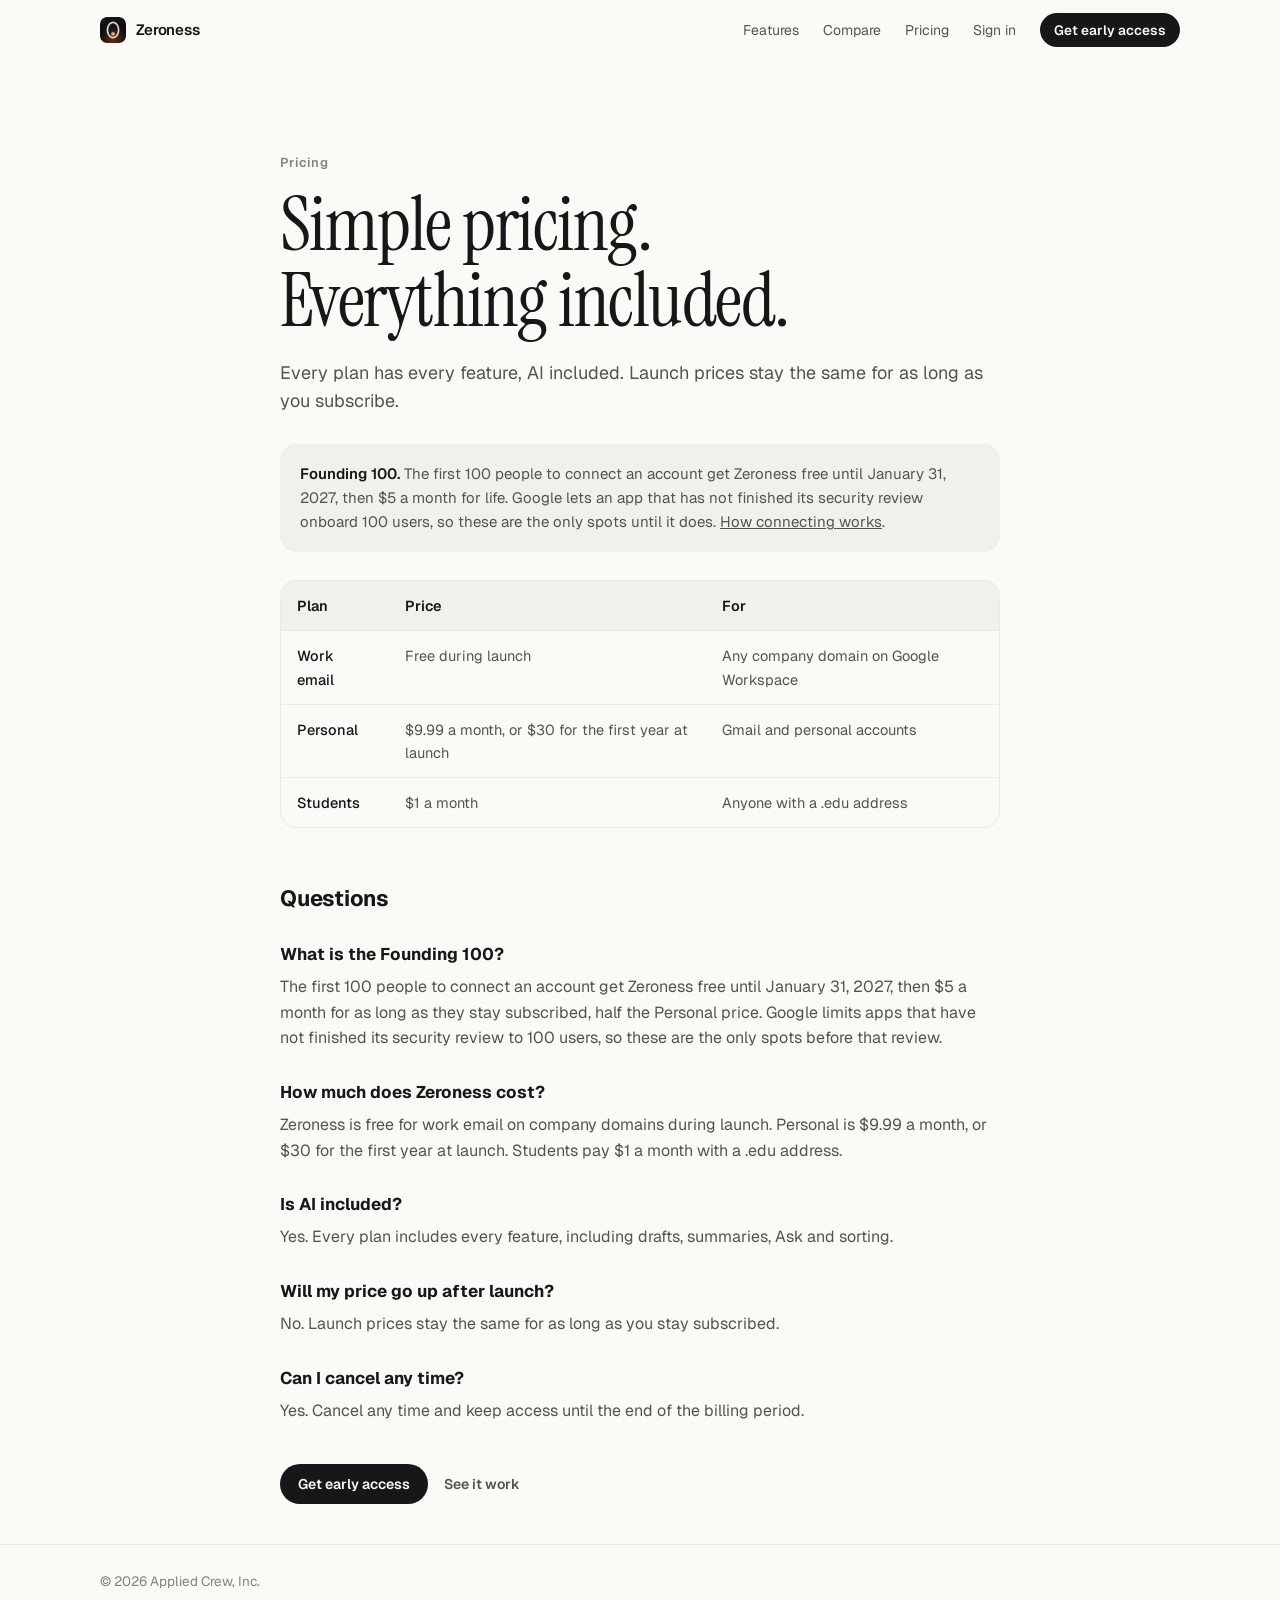
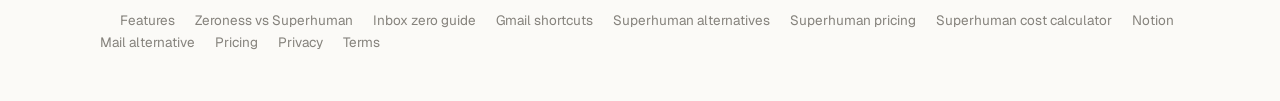
<file: pricing/index.html>
<!doctype html>
<html lang="en">
<head>
<meta charset="utf-8">
<meta name="viewport" content="width=device-width, initial-scale=1, viewport-fit=cover">
<title>Pricing · Zeroness</title>
<meta name="description" content="Zeroness pricing: free for work email during launch, $9.99 a month for personal accounts, $1 a month for students. Every feature and all AI included.">
<link rel="canonical" href="https://zeroness.io/pricing/">
<meta property="og:type" content="website">
<meta property="og:site_name" content="Zeroness">
<meta property="og:title" content="Pricing · Zeroness">
<meta property="og:description" content="Zeroness pricing: free for work email during launch, $9.99 a month for personal accounts, $1 a month for students. Every feature and all AI included.">
<meta property="og:url" content="https://zeroness.io/pricing/">
<meta property="og:image" content="https://zeroness.io/og.png">
<meta name="twitter:card" content="summary_large_image">
<link rel="icon" href="/icon.svg" type="image/svg+xml">
<link rel="apple-touch-icon" href="/apple-touch-icon.png">
<link rel="preconnect" href="https://fonts.googleapis.com"><link rel="preconnect" href="https://fonts.gstatic.com" crossorigin>
<link rel="stylesheet" href="https://fonts.googleapis.com/css2?family=Geist:wght@400;500;600&family=Geist+Mono:wght@500;600&family=Instrument+Serif:ital@0;1&display=swap">
<link rel="stylesheet" href="/home.css">
<script type="application/ld+json">{"@context": "https://schema.org", "@type": "BreadcrumbList", "itemListElement": [{"@type": "ListItem", "position": 1, "name": "Zeroness", "item": "https://zeroness.io/"}, {"@type": "ListItem", "position": 2, "name": "Pricing", "item": "https://zeroness.io/pricing/"}]}</script>
<script type="application/ld+json">{"@context": "https://schema.org", "@type": "FAQPage", "mainEntity": [{"@type": "Question", "name": "What is the Founding 100?", "acceptedAnswer": {"@type": "Answer", "text": "The first 100 people to connect an account get Zeroness free until January 31, 2027, then $5 a month for as long as they stay subscribed, half the Personal price. Google limits apps that have not finished its security review to 100 users, so these are the only spots before that review."}}, {"@type": "Question", "name": "How much does Zeroness cost?", "acceptedAnswer": {"@type": "Answer", "text": "Zeroness is free for work email on company domains during launch. Personal is $9.99 a month, or $30 for the first year at launch. Students pay $1 a month with a .edu address."}}, {"@type": "Question", "name": "Is AI included?", "acceptedAnswer": {"@type": "Answer", "text": "Yes. Every plan includes every feature, including drafts, summaries, Ask and sorting."}}, {"@type": "Question", "name": "Will my price go up after launch?", "acceptedAnswer": {"@type": "Answer", "text": "No. Launch prices stay the same for as long as you stay subscribed."}}, {"@type": "Question", "name": "Can I cancel any time?", "acceptedAnswer": {"@type": "Answer", "text": "Yes. Cancel any time and keep access until the end of the billing period."}}]}</script>
</head>
<body>
<header class="nav"><div class="wrap"><a class="brand" href="/"><img src="/logo-120.png" alt="">Zeroness</a><nav aria-label="Site"><a href="/features/">Features</a><a href="/superhuman-alternative/">Compare</a><a href="/pricing/">Pricing</a><a class="signin" href="/mail">Sign in</a><a class="btn btn-ink" href="mailto:sai@appliedcrew.com?subject=Zeroness%20early%20access" style="height:34px;padding:0 14px;font-size:13.5px">Get early access</a></nav></div></header>
<main class="wrap doc">

  <span class="kicker">Pricing</span>
  <h1 class="serif">Simple pricing. Everything included.</h1>
  <p class="intro">Every plan has every feature, AI included. Launch prices stay the same for as long as you subscribe.</p>
  <div class="note-box"><strong>Founding 100.</strong> The first 100 people to connect an account get Zeroness free until January 31, 2027, then $5 a month for life. Google lets an app that has not finished its security review onboard 100 users, so these are the only spots until it does. <a href="/connect/">How connecting works</a>.</div>
  <div class="tbl"><table>
    <tr><th>Plan</th><th>Price</th><th>For</th></tr>
    <tr><td>Work email</td><td>Free during launch</td><td>Any company domain on Google Workspace</td></tr>
    <tr><td>Personal</td><td>$9.99 a month, or $30 for the first year at launch</td><td>Gmail and personal accounts</td></tr>
    <tr><td>Students</td><td>$1 a month</td><td>Anyone with a .edu address</td></tr>
  </table></div>
  <h2>Questions</h2>
<h3>What is the Founding 100?</h3><p>The first 100 people to connect an account get Zeroness free until January 31, 2027, then $5 a month for as long as they stay subscribed, half the Personal price. Google limits apps that have not finished its security review to 100 users, so these are the only spots before that review.</p><h3>How much does Zeroness cost?</h3><p>Zeroness is free for work email on company domains during launch. Personal is $9.99 a month, or $30 for the first year at launch. Students pay $1 a month with a .edu address.</p><h3>Is AI included?</h3><p>Yes. Every plan includes every feature, including drafts, summaries, Ask and sorting.</p><h3>Will my price go up after launch?</h3><p>No. Launch prices stay the same for as long as you stay subscribed.</p><h3>Can I cancel any time?</h3><p>Yes. Cancel any time and keep access until the end of the billing period.</p>
  <div class="cta-row"><a class="btn btn-ink" href="mailto:sai@appliedcrew.com?subject=Zeroness%20early%20access">Get early access</a><a class="btn btn-quiet" href="/">See it work</a></div>
</main>
<footer><div class="wrap"><span>© 2026 Applied Crew, Inc.</span><span><a href="/features/">Features</a><a href="/superhuman-alternative/">Zeroness vs Superhuman</a><a href="/inbox-zero/">Inbox zero guide</a><a href="/gmail-keyboard-shortcuts/">Gmail shortcuts</a><a href="/best-superhuman-alternatives/">Superhuman alternatives</a><a href="/superhuman-pricing/">Superhuman pricing</a><a href="/superhuman-cost-calculator/">Superhuman cost calculator</a><a href="/notion-mail-alternative/">Notion Mail alternative</a><a href="/pricing/">Pricing</a><a href="/privacy/">Privacy</a><a href="/terms/">Terms</a></span></div></footer>
</body>
</html>
</file>
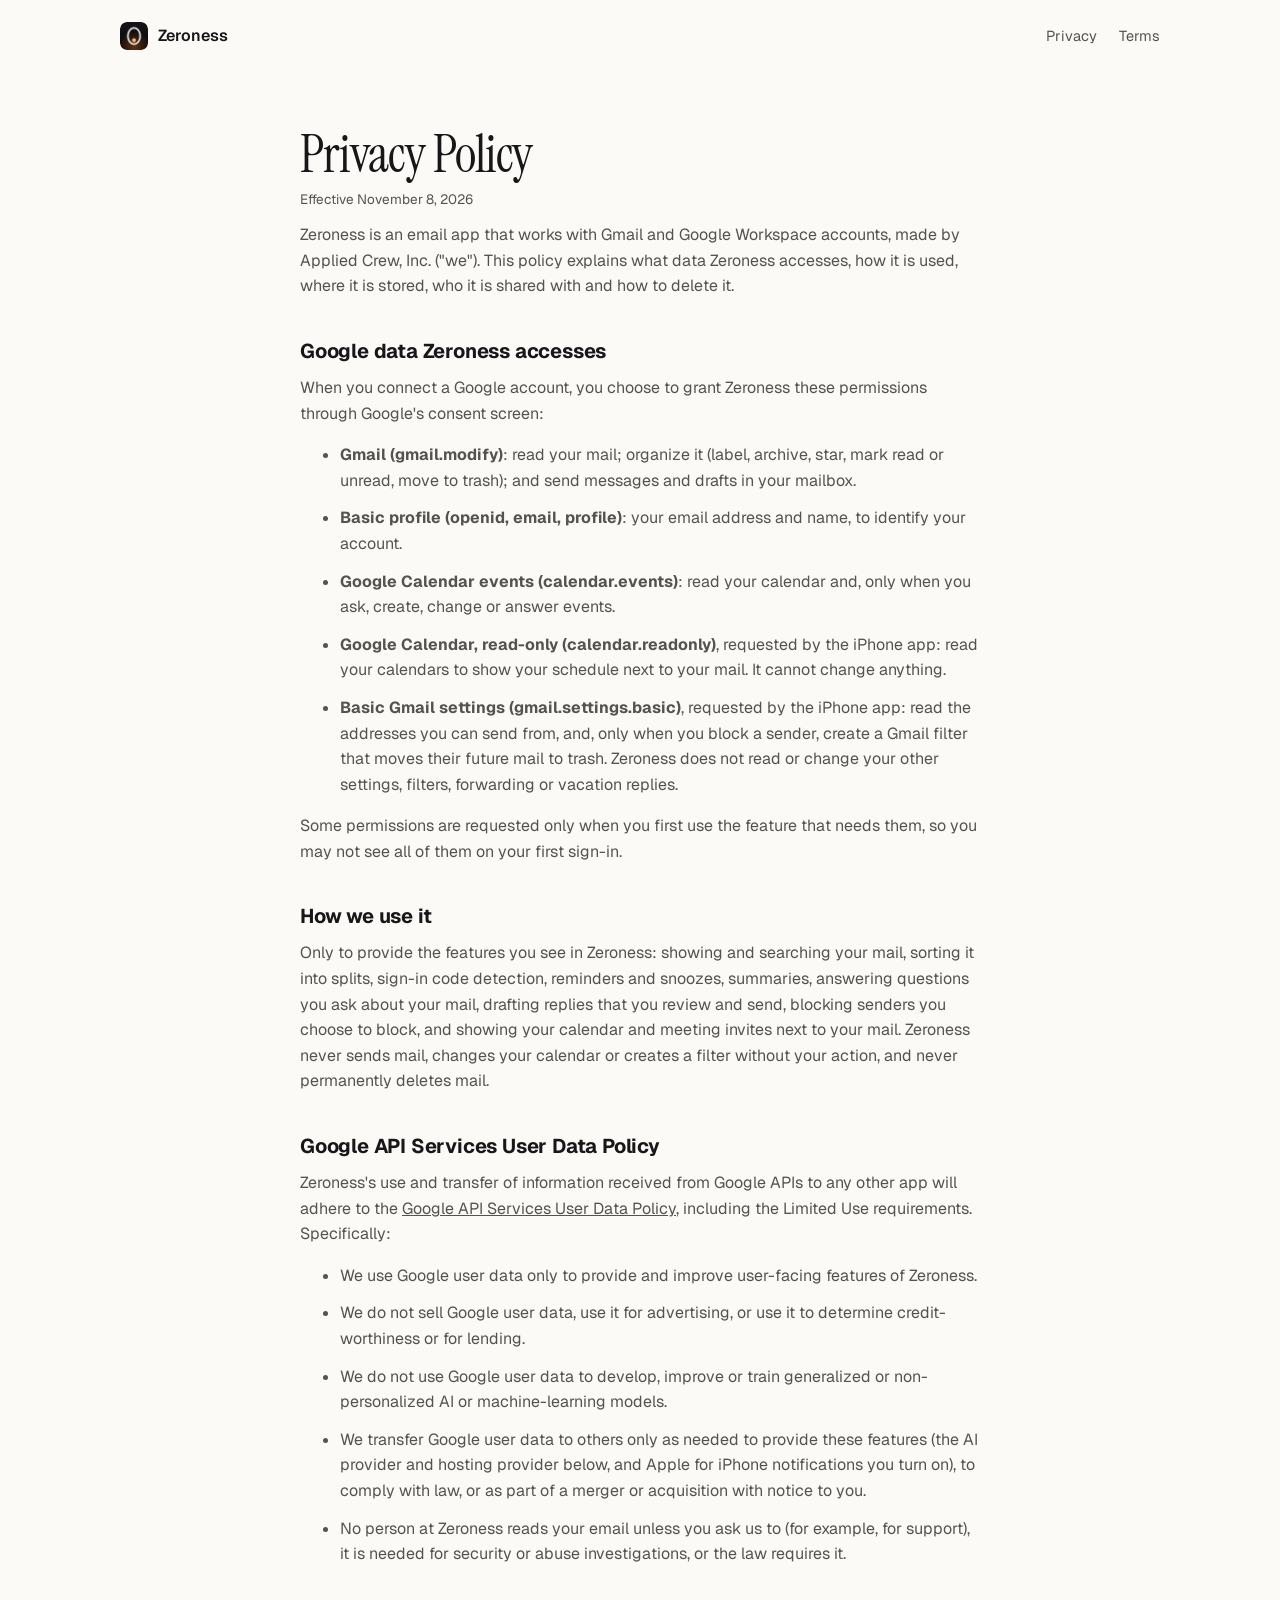
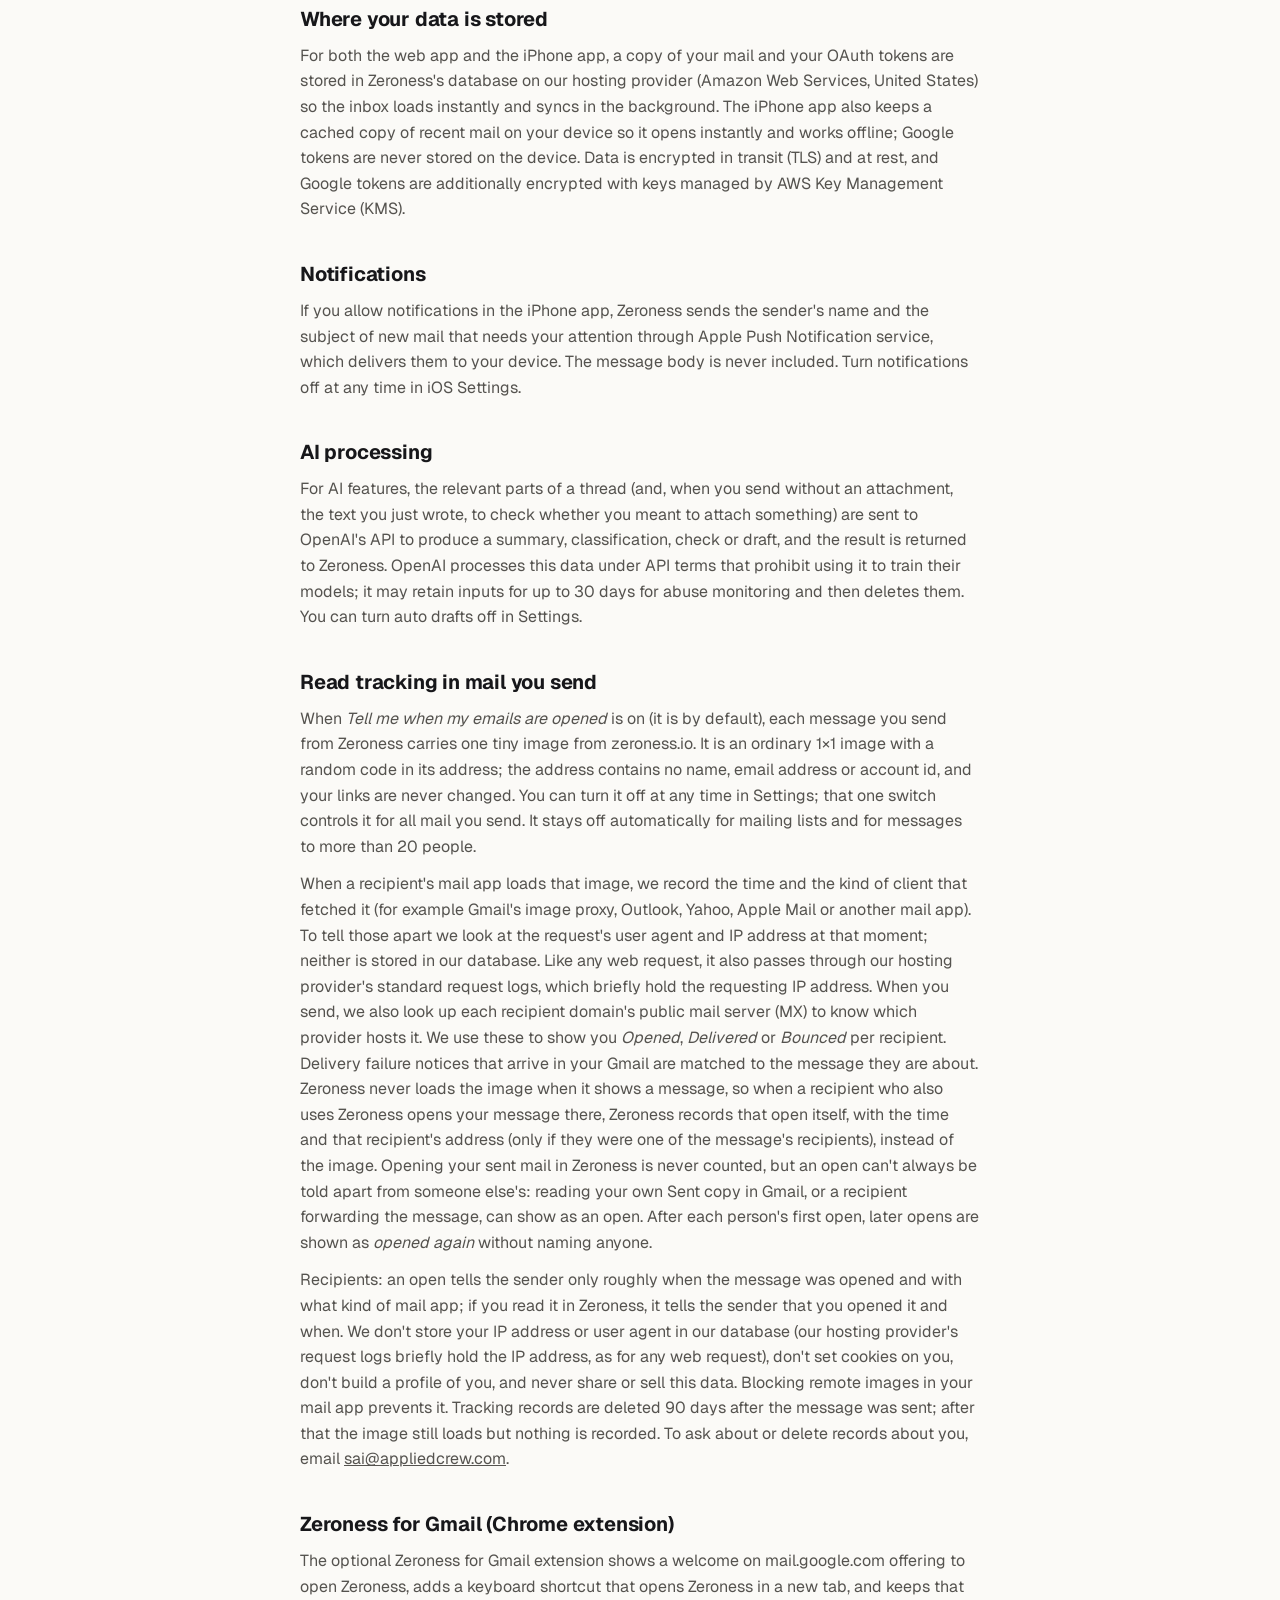
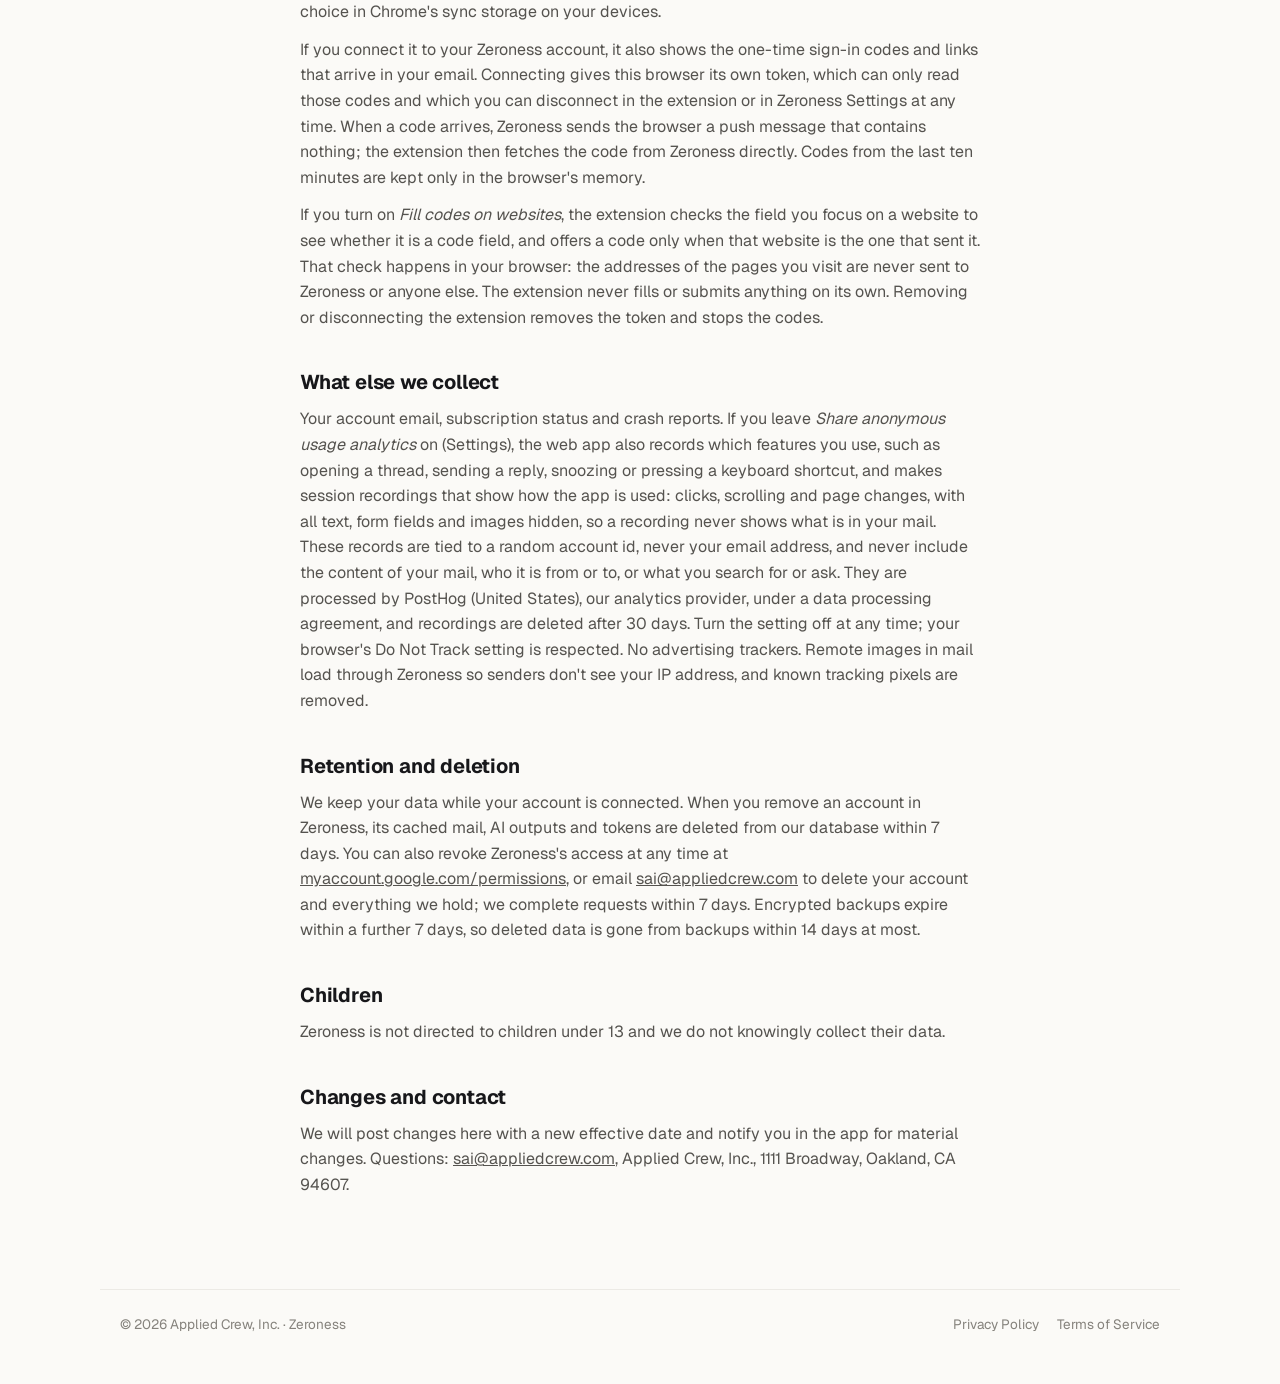
<file: privacy/index.html>
<!doctype html>
<html lang="en">
<head>
<meta charset="utf-8">
<meta name="viewport" content="width=device-width, initial-scale=1, viewport-fit=cover">
<title>Privacy Policy · Zeroness</title>
<link rel="icon" href="/icon.svg" type="image/svg+xml">
<link rel="preconnect" href="https://fonts.googleapis.com"><link rel="preconnect" href="https://fonts.gstatic.com" crossorigin>
<link rel="stylesheet" href="https://fonts.googleapis.com/css2?family=Geist:wght@400;500;600&family=Instrument+Serif&display=swap">
<link rel="stylesheet" href="/style.css">
</head>
<body>
<header class="nav"><a class="brand" href="/"><img src="/logo-120.png" alt="">Zeroness</a><nav><a href="/privacy/">Privacy</a><a href="/terms/">Terms</a></nav></header>
<main class="wrap legal">
  <h1 class="serif">Privacy Policy</h1>
  <p class="eff">Effective November 8, 2026</p>
  <p>Zeroness is an email app that works with Gmail and Google Workspace accounts, made by Applied Crew, Inc. ("we"). This policy explains what data Zeroness accesses, how it is used, where it is stored, who it is shared with and how to delete it.</p>

  <h2>Google data Zeroness accesses</h2>
  <p>When you connect a Google account, you choose to grant Zeroness these permissions through Google's consent screen:</p>
  <ul>
    <li><b>Gmail (gmail.modify)</b>: read your mail; organize it (label, archive, star, mark read or unread, move to trash); and send messages and drafts in your mailbox.</li>
    <li><b>Basic profile (openid, email, profile)</b>: your email address and name, to identify your account.</li>
    <li><b>Google Calendar events (calendar.events)</b>: read your calendar and, only when you ask, create, change or answer events.</li>
    <li><b>Google Calendar, read-only (calendar.readonly)</b>, requested by the iPhone app: read your calendars to show your schedule next to your mail. It cannot change anything.</li>
    <li><b>Basic Gmail settings (gmail.settings.basic)</b>, requested by the iPhone app: read the addresses you can send from, and, only when you block a sender, create a Gmail filter that moves their future mail to trash. Zeroness does not read or change your other settings, filters, forwarding or vacation replies.</li>
  </ul>
  <p>Some permissions are requested only when you first use the feature that needs them, so you may not see all of them on your first sign-in.</p>

  <h2>How we use it</h2>
  <p>Only to provide the features you see in Zeroness: showing and searching your mail, sorting it into splits, sign-in code detection, reminders and snoozes, summaries, answering questions you ask about your mail, drafting replies that you review and send, blocking senders you choose to block, and showing your calendar and meeting invites next to your mail. Zeroness never sends mail, changes your calendar or creates a filter without your action, and never permanently deletes mail.</p>

  <h2>Google API Services User Data Policy</h2>
  <p>Zeroness's use and transfer of information received from Google APIs to any other app will adhere to the <a href="https://developers.google.com/terms/api-services-user-data-policy">Google API Services User Data Policy</a>, including the Limited Use requirements. Specifically:</p>
  <ul>
    <li>We use Google user data only to provide and improve user-facing features of Zeroness.</li>
    <li>We do not sell Google user data, use it for advertising, or use it to determine credit-worthiness or for lending.</li>
    <li>We do not use Google user data to develop, improve or train generalized or non-personalized AI or machine-learning models.</li>
    <li>We transfer Google user data to others only as needed to provide these features (the AI provider and hosting provider below, and Apple for iPhone notifications you turn on), to comply with law, or as part of a merger or acquisition with notice to you.</li>
    <li>No person at Zeroness reads your email unless you ask us to (for example, for support), it is needed for security or abuse investigations, or the law requires it.</li>
  </ul>

  <h2>Where your data is stored</h2>
  <p>For both the web app and the iPhone app, a copy of your mail and your OAuth tokens are stored in Zeroness's database on our hosting provider (Amazon Web Services, United States) so the inbox loads instantly and syncs in the background. The iPhone app also keeps a cached copy of recent mail on your device so it opens instantly and works offline; Google tokens are never stored on the device. Data is encrypted in transit (TLS) and at rest, and Google tokens are additionally encrypted with keys managed by AWS Key Management Service (KMS).</p>

  <h2>Notifications</h2>
  <p>If you allow notifications in the iPhone app, Zeroness sends the sender's name and the subject of new mail that needs your attention through Apple Push Notification service, which delivers them to your device. The message body is never included. Turn notifications off at any time in iOS Settings.</p>

  <h2>AI processing</h2>
  <p>For AI features, the relevant parts of a thread (and, when you send without an attachment, the text you just wrote, to check whether you meant to attach something) are sent to OpenAI's API to produce a summary, classification, check or draft, and the result is returned to Zeroness. OpenAI processes this data under API terms that prohibit using it to train their models; it may retain inputs for up to 30 days for abuse monitoring and then deletes them. You can turn auto drafts off in Settings.</p>

  <h2>Read tracking in mail you send</h2>
  <p>When <i>Tell me when my emails are opened</i> is on (it is by default), each message you send from Zeroness carries one tiny image from zeroness.io. It is an ordinary 1&times;1 image with a random code in its address; the address contains no name, email address or account id, and your links are never changed. You can turn it off at any time in Settings; that one switch controls it for all mail you send. It stays off automatically for mailing lists and for messages to more than 20 people.</p>
  <p>When a recipient's mail app loads that image, we record the time and the kind of client that fetched it (for example Gmail's image proxy, Outlook, Yahoo, Apple Mail or another mail app). To tell those apart we look at the request's user agent and IP address at that moment; neither is stored in our database. Like any web request, it also passes through our hosting provider's standard request logs, which briefly hold the requesting IP address. When you send, we also look up each recipient domain's public mail server (MX) to know which provider hosts it. We use these to show you <i>Opened</i>, <i>Delivered</i> or <i>Bounced</i> per recipient. Delivery failure notices that arrive in your Gmail are matched to the message they are about. Zeroness never loads the image when it shows a message, so when a recipient who also uses Zeroness opens your message there, Zeroness records that open itself, with the time and that recipient's address (only if they were one of the message's recipients), instead of the image. Opening your sent mail in Zeroness is never counted, but an open can't always be told apart from someone else's: reading your own Sent copy in Gmail, or a recipient forwarding the message, can show as an open. After each person's first open, later opens are shown as <i>opened again</i> without naming anyone.</p>
  <p>Recipients: an open tells the sender only roughly when the message was opened and with what kind of mail app; if you read it in Zeroness, it tells the sender that you opened it and when. We don't store your IP address or user agent in our database (our hosting provider's request logs briefly hold the IP address, as for any web request), don't set cookies on you, don't build a profile of you, and never share or sell this data. Blocking remote images in your mail app prevents it. Tracking records are deleted 90 days after the message was sent; after that the image still loads but nothing is recorded. To ask about or delete records about you, email <a href="mailto:sai@appliedcrew.com">sai@appliedcrew.com</a>.</p>

  <h2>Zeroness for Gmail (Chrome extension)</h2>
  <p>The optional Zeroness for Gmail extension shows a welcome on mail.google.com offering to open Zeroness, adds a keyboard shortcut that opens Zeroness in a new tab, and keeps that choice in Chrome's sync storage on your devices.</p>
  <p>If you connect it to your Zeroness account, it also shows the one-time sign-in codes and links that arrive in your email. Connecting gives this browser its own token, which can only read those codes and which you can disconnect in the extension or in Zeroness Settings at any time. When a code arrives, Zeroness sends the browser a push message that contains nothing; the extension then fetches the code from Zeroness directly. Codes from the last ten minutes are kept only in the browser's memory.</p>
  <p>If you turn on <i>Fill codes on websites</i>, the extension checks the field you focus on a website to see whether it is a code field, and offers a code only when that website is the one that sent it. That check happens in your browser: the addresses of the pages you visit are never sent to Zeroness or anyone else. The extension never fills or submits anything on its own. Removing or disconnecting the extension removes the token and stops the codes.</p>

  <h2>What else we collect</h2>
  <p>Your account email, subscription status and crash reports. If you leave <i>Share anonymous usage analytics</i> on (Settings), the web app also records which features you use, such as opening a thread, sending a reply, snoozing or pressing a keyboard shortcut, and makes session recordings that show how the app is used: clicks, scrolling and page changes, with all text, form fields and images hidden, so a recording never shows what is in your mail. These records are tied to a random account id, never your email address, and never include the content of your mail, who it is from or to, or what you search for or ask. They are processed by PostHog (United States), our analytics provider, under a data processing agreement, and recordings are deleted after 30 days. Turn the setting off at any time; your browser's Do Not Track setting is respected. No advertising trackers. Remote images in mail load through Zeroness so senders don't see your IP address, and known tracking pixels are removed.</p>

  <h2>Retention and deletion</h2>
  <p>We keep your data while your account is connected. When you remove an account in Zeroness, its cached mail, AI outputs and tokens are deleted from our database within 7 days. You can also revoke Zeroness's access at any time at <a href="https://myaccount.google.com/permissions">myaccount.google.com/permissions</a>, or email <a href="mailto:sai@appliedcrew.com">sai@appliedcrew.com</a> to delete your account and everything we hold; we complete requests within 7 days. Encrypted backups expire within a further 7 days, so deleted data is gone from backups within 14 days at most.</p>

  <h2>Children</h2>
  <p>Zeroness is not directed to children under 13 and we do not knowingly collect their data.</p>

  <h2>Changes and contact</h2>
  <p>We will post changes here with a new effective date and notify you in the app for material changes. Questions: <a href="mailto:sai@appliedcrew.com">sai@appliedcrew.com</a>, Applied Crew, Inc., 1111 Broadway, Oakland, CA 94607.</p>
</main>
<footer><span>© 2026 Applied Crew, Inc. · Zeroness</span><span><a href="/privacy/">Privacy Policy</a><a href="/terms/">Terms of Service</a></span></footer>
</body>
</html>
</file>
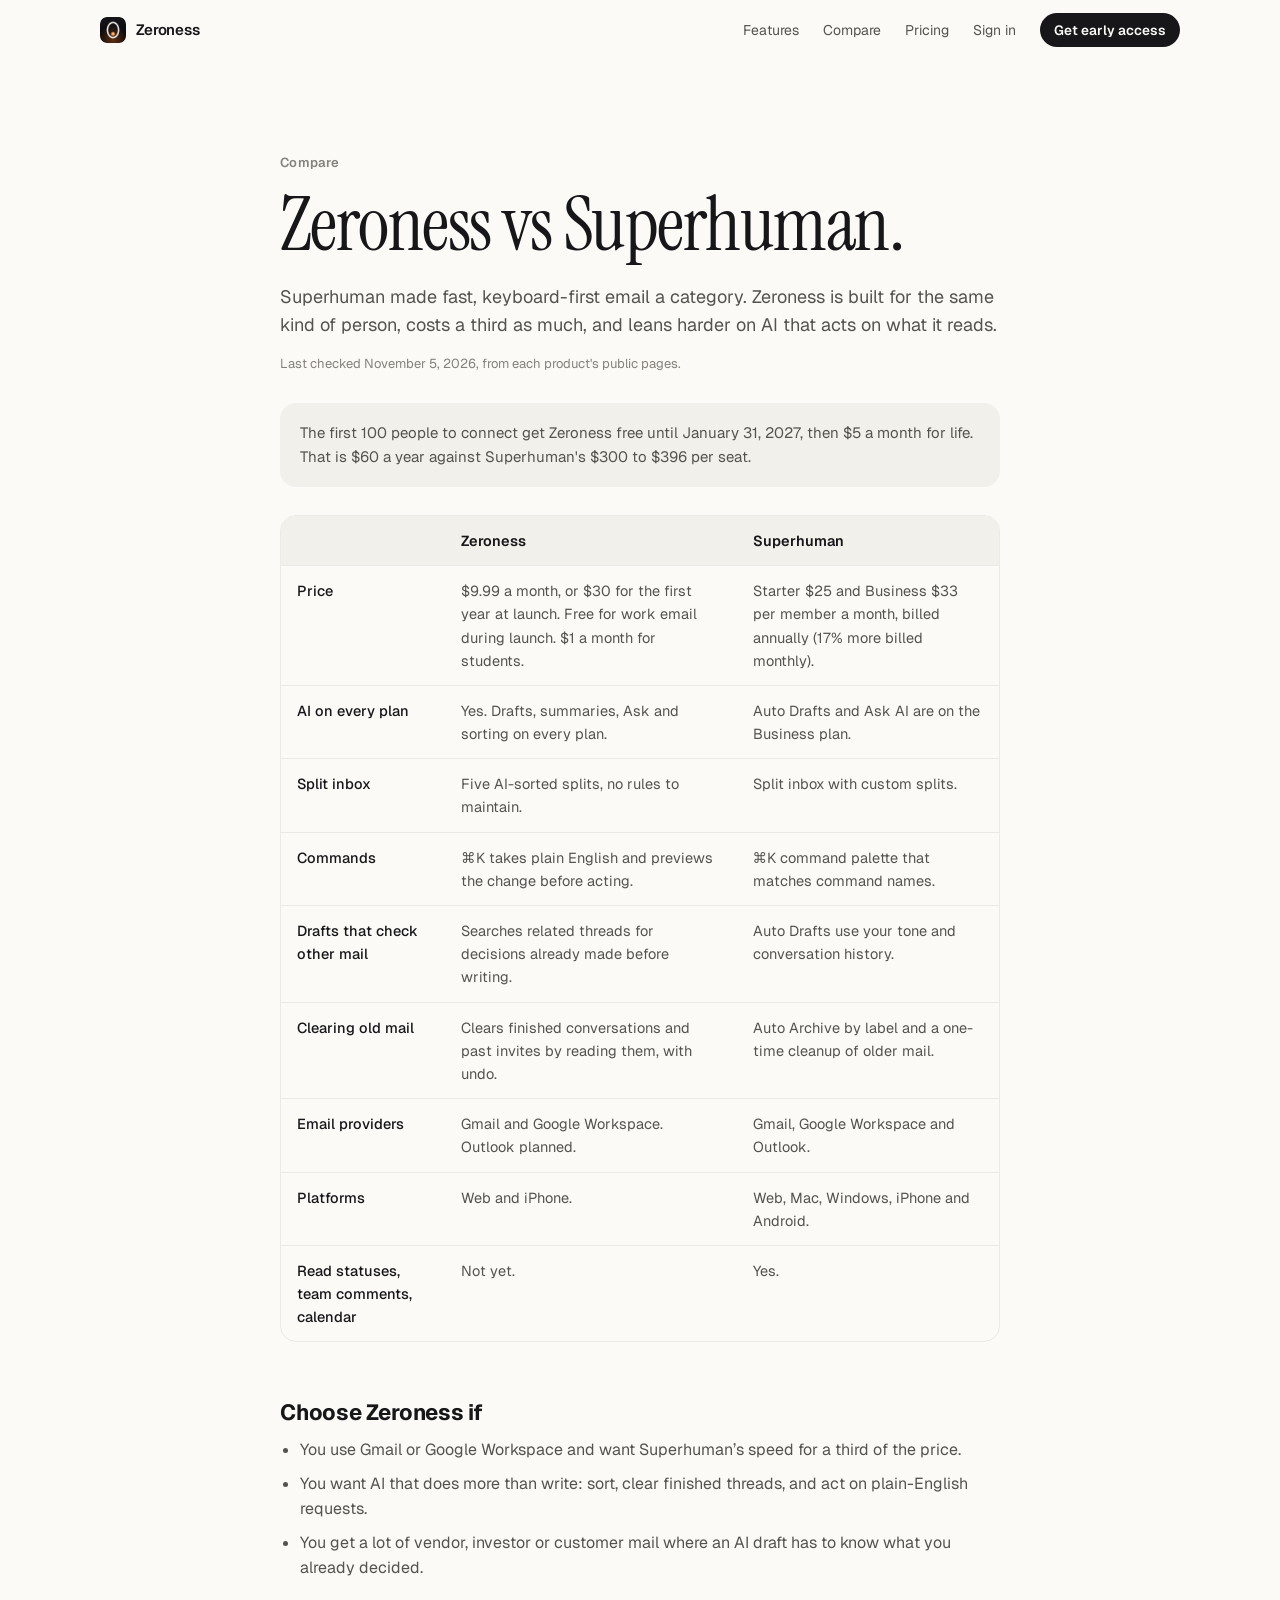
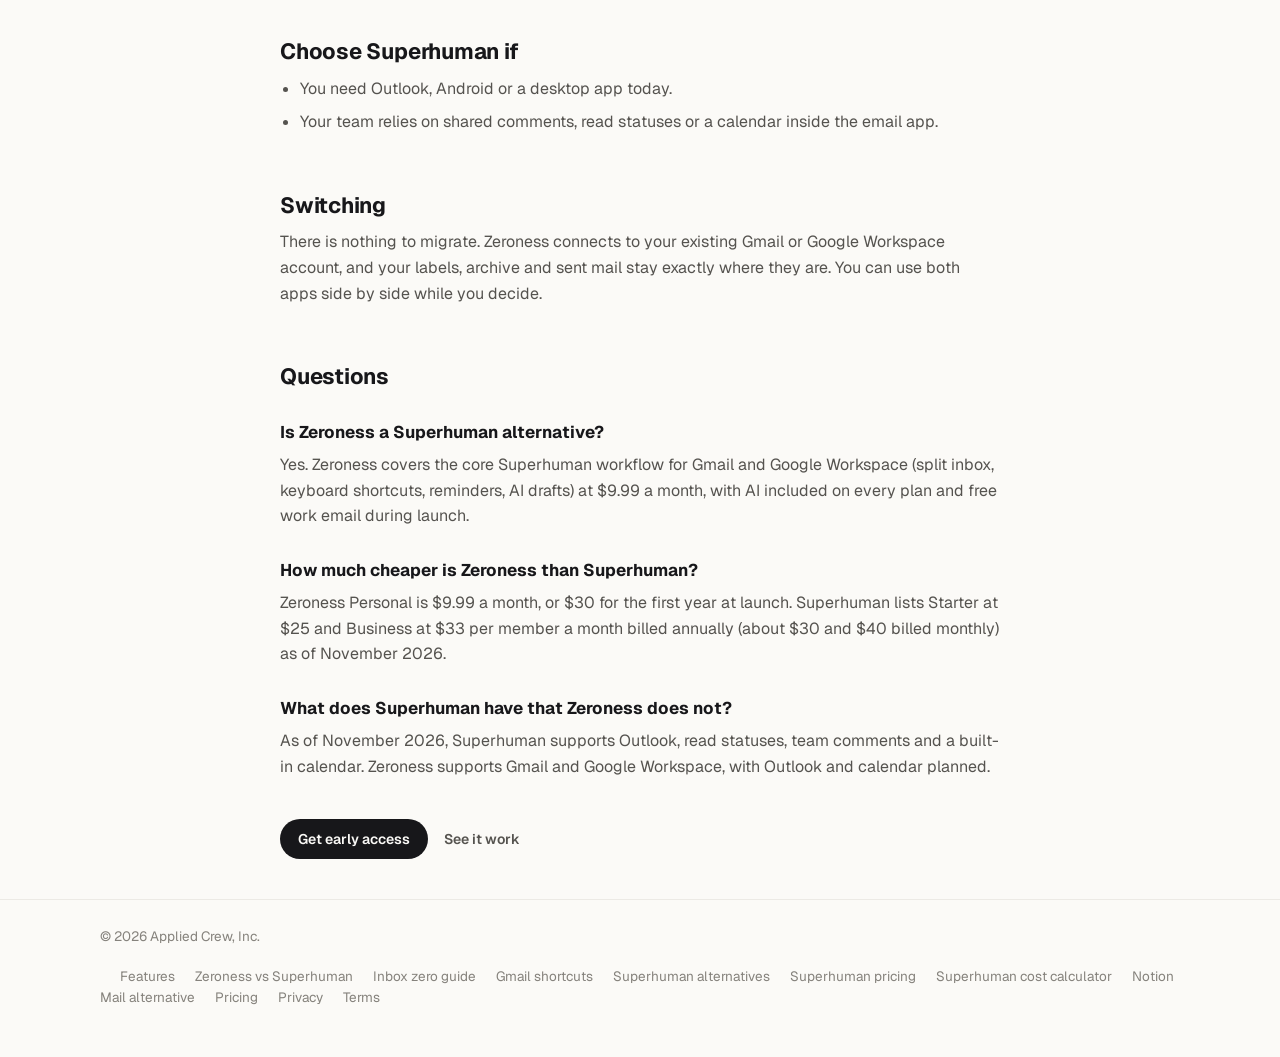
<file: superhuman-alternative/index.html>
<!doctype html>
<html lang="en">
<head>
<meta charset="utf-8">
<meta name="viewport" content="width=device-width, initial-scale=1, viewport-fit=cover">
<title>Zeroness vs Superhuman: an affordable Superhuman alternative</title>
<meta name="description" content="How Zeroness compares with Superhuman on price, AI, sorting, commands and platforms, including what Superhuman does that Zeroness does not yet.">
<link rel="canonical" href="https://zeroness.io/superhuman-alternative/">
<meta property="og:type" content="website">
<meta property="og:site_name" content="Zeroness">
<meta property="og:title" content="Zeroness vs Superhuman: an affordable Superhuman alternative">
<meta property="og:description" content="How Zeroness compares with Superhuman on price, AI, sorting, commands and platforms, including what Superhuman does that Zeroness does not yet.">
<meta property="og:url" content="https://zeroness.io/superhuman-alternative/">
<meta property="og:image" content="https://zeroness.io/og.png">
<meta name="twitter:card" content="summary_large_image">
<link rel="icon" href="/icon.svg" type="image/svg+xml">
<link rel="apple-touch-icon" href="/apple-touch-icon.png">
<link rel="preconnect" href="https://fonts.googleapis.com"><link rel="preconnect" href="https://fonts.gstatic.com" crossorigin>
<link rel="stylesheet" href="https://fonts.googleapis.com/css2?family=Geist:wght@400;500;600&family=Geist+Mono:wght@500;600&family=Instrument+Serif:ital@0;1&display=swap">
<link rel="stylesheet" href="/home.css">
<script type="application/ld+json">{"@context": "https://schema.org", "@type": "BreadcrumbList", "itemListElement": [{"@type": "ListItem", "position": 1, "name": "Zeroness", "item": "https://zeroness.io/"}, {"@type": "ListItem", "position": 2, "name": "Zeroness vs Superhuman", "item": "https://zeroness.io/superhuman-alternative/"}]}</script>
<script type="application/ld+json">{"@context": "https://schema.org", "@type": "FAQPage", "mainEntity": [{"@type": "Question", "name": "Is Zeroness a Superhuman alternative?", "acceptedAnswer": {"@type": "Answer", "text": "Yes. Zeroness covers the core Superhuman workflow for Gmail and Google Workspace (split inbox, keyboard shortcuts, reminders, AI drafts) at $9.99 a month, with AI included on every plan and free work email during launch."}}, {"@type": "Question", "name": "How much cheaper is Zeroness than Superhuman?", "acceptedAnswer": {"@type": "Answer", "text": "Zeroness Personal is $9.99 a month, or $30 for the first year at launch. Superhuman lists Starter at $25 and Business at $33 per member a month billed annually (about $30 and $40 billed monthly) as of November 2026."}}, {"@type": "Question", "name": "What does Superhuman have that Zeroness does not?", "acceptedAnswer": {"@type": "Answer", "text": "As of November 2026, Superhuman supports Outlook, read statuses, team comments and a built-in calendar. Zeroness supports Gmail and Google Workspace, with Outlook and calendar planned."}}]}</script>
</head>
<body>
<header class="nav"><div class="wrap"><a class="brand" href="/"><img src="/logo-120.png" alt="">Zeroness</a><nav aria-label="Site"><a href="/features/">Features</a><a href="/superhuman-alternative/">Compare</a><a href="/pricing/">Pricing</a><a class="signin" href="/mail">Sign in</a><a class="btn btn-ink" href="mailto:sai@appliedcrew.com?subject=Zeroness%20early%20access" style="height:34px;padding:0 14px;font-size:13.5px">Get early access</a></nav></div></header>
<main class="wrap doc">

  <span class="kicker">Compare</span>
  <h1 class="serif">Zeroness vs Superhuman.</h1>
  <p class="intro">Superhuman made fast, keyboard-first email a category. Zeroness is built for the same kind of person, costs a third as much, and leans harder on AI that acts on what it reads.</p>
  <p class="meta-line">Last checked November 5, 2026, from each product's public pages.</p>
  <div class="note-box">The first 100 people to connect get Zeroness free until January 31, 2027, then $5 a month for life. That is $60 a year against Superhuman's $300 to $396 per seat.</div>

  <div class="tbl"><table>
    <tr><th></th><th>Zeroness</th><th>Superhuman</th></tr>
    <tr><td>Price</td><td>$9.99 a month, or $30 for the first year at launch. Free for work email during launch. $1 a month for students.</td><td>Starter $25 and Business $33 per member a month, billed annually (17% more billed monthly).</td></tr>
    <tr><td>AI on every plan</td><td>Yes. Drafts, summaries, Ask and sorting on every plan.</td><td>Auto Drafts and Ask AI are on the Business plan.</td></tr>
    <tr><td>Split inbox</td><td>Five AI-sorted splits, no rules to maintain.</td><td>Split inbox with custom splits.</td></tr>
    <tr><td>Commands</td><td>⌘K takes plain English and previews the change before acting.</td><td>⌘K command palette that matches command names.</td></tr>
    <tr><td>Drafts that check other mail</td><td>Searches related threads for decisions already made before writing.</td><td>Auto Drafts use your tone and conversation history.</td></tr>
    <tr><td>Clearing old mail</td><td>Clears finished conversations and past invites by reading them, with undo.</td><td>Auto Archive by label and a one-time cleanup of older mail.</td></tr>
    <tr><td>Email providers</td><td>Gmail and Google Workspace. Outlook planned.</td><td>Gmail, Google Workspace and Outlook.</td></tr>
    <tr><td>Platforms</td><td>Web and iPhone.</td><td>Web, Mac, Windows, iPhone and Android.</td></tr>
    <tr><td>Read statuses, team comments, calendar</td><td>Not yet.</td><td>Yes.</td></tr>
  </table></div>

  <h2>Choose Zeroness if</h2>
  <ul>
    <li>You use Gmail or Google Workspace and want Superhuman’s speed for a third of the price.</li>
    <li>You want AI that does more than write: sort, clear finished threads, and act on plain-English requests.</li>
    <li>You get a lot of vendor, investor or customer mail where an AI draft has to know what you already decided.</li>
  </ul>

  <h2>Choose Superhuman if</h2>
  <ul>
    <li>You need Outlook, Android or a desktop app today.</li>
    <li>Your team relies on shared comments, read statuses or a calendar inside the email app.</li>
  </ul>

  <h2>Switching</h2>
  <p>There is nothing to migrate. Zeroness connects to your existing Gmail or Google Workspace account, and your labels, archive and sent mail stay exactly where they are. You can use both apps side by side while you decide.</p>

  <h2>Questions</h2>
<h3>Is Zeroness a Superhuman alternative?</h3><p>Yes. Zeroness covers the core Superhuman workflow for Gmail and Google Workspace (split inbox, keyboard shortcuts, reminders, AI drafts) at $9.99 a month, with AI included on every plan and free work email during launch.</p><h3>How much cheaper is Zeroness than Superhuman?</h3><p>Zeroness Personal is $9.99 a month, or $30 for the first year at launch. Superhuman lists Starter at $25 and Business at $33 per member a month billed annually (about $30 and $40 billed monthly) as of November 2026.</p><h3>What does Superhuman have that Zeroness does not?</h3><p>As of November 2026, Superhuman supports Outlook, read statuses, team comments and a built-in calendar. Zeroness supports Gmail and Google Workspace, with Outlook and calendar planned.</p>
  <div class="cta-row"><a class="btn btn-ink" href="mailto:sai@appliedcrew.com?subject=Zeroness%20early%20access">Get early access</a><a class="btn btn-quiet" href="/">See it work</a></div>
</main>
<footer><div class="wrap"><span>© 2026 Applied Crew, Inc.</span><span><a href="/features/">Features</a><a href="/superhuman-alternative/">Zeroness vs Superhuman</a><a href="/inbox-zero/">Inbox zero guide</a><a href="/gmail-keyboard-shortcuts/">Gmail shortcuts</a><a href="/best-superhuman-alternatives/">Superhuman alternatives</a><a href="/superhuman-pricing/">Superhuman pricing</a><a href="/superhuman-cost-calculator/">Superhuman cost calculator</a><a href="/notion-mail-alternative/">Notion Mail alternative</a><a href="/pricing/">Pricing</a><a href="/privacy/">Privacy</a><a href="/terms/">Terms</a></span></div></footer>
</body>
</html>
</file>
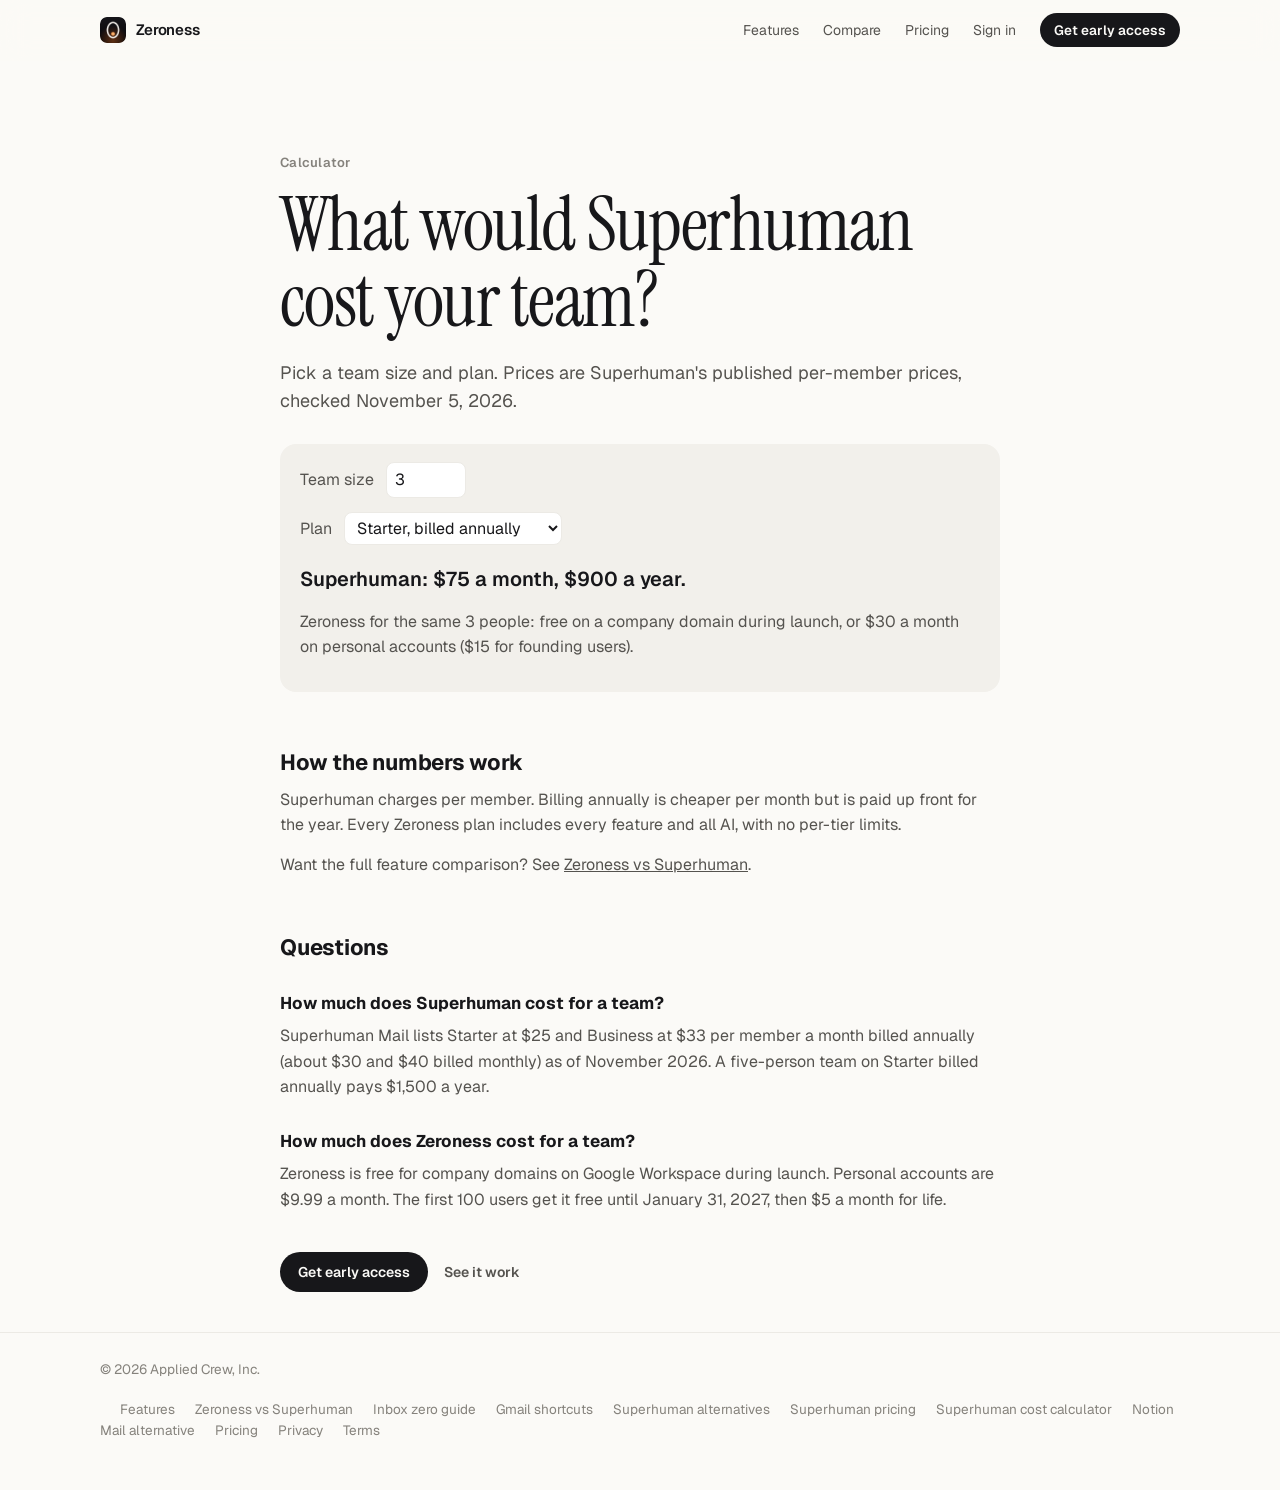
<file: superhuman-cost-calculator/index.html>
<!doctype html>
<html lang="en">
<head>
<meta charset="utf-8">
<meta name="viewport" content="width=device-width, initial-scale=1, viewport-fit=cover">
<title>Superhuman cost calculator: what your team would pay · Zeroness</title>
<meta name="description" content="Work out what Superhuman costs your team per month and per year on Starter or Business, billed monthly or annually, and compare it with Zeroness.">
<link rel="canonical" href="https://zeroness.io/superhuman-cost-calculator/">
<meta property="og:type" content="website">
<meta property="og:site_name" content="Zeroness">
<meta property="og:title" content="Superhuman cost calculator: what your team would pay · Zeroness">
<meta property="og:description" content="Work out what Superhuman costs your team per month and per year on Starter or Business, billed monthly or annually, and compare it with Zeroness.">
<meta property="og:url" content="https://zeroness.io/superhuman-cost-calculator/">
<meta property="og:image" content="https://zeroness.io/og.png">
<meta name="twitter:card" content="summary_large_image">
<link rel="icon" href="/icon.svg" type="image/svg+xml">
<link rel="apple-touch-icon" href="/apple-touch-icon.png">
<link rel="preconnect" href="https://fonts.googleapis.com"><link rel="preconnect" href="https://fonts.gstatic.com" crossorigin>
<link rel="stylesheet" href="https://fonts.googleapis.com/css2?family=Geist:wght@400;500;600&family=Geist+Mono:wght@500;600&family=Instrument+Serif:ital@0;1&display=swap">
<link rel="stylesheet" href="/home.css">
<script type="application/ld+json">{"@context": "https://schema.org", "@type": "BreadcrumbList", "itemListElement": [{"@type": "ListItem", "position": 1, "name": "Zeroness", "item": "https://zeroness.io/"}, {"@type": "ListItem", "position": 2, "name": "Superhuman cost calculator", "item": "https://zeroness.io/superhuman-cost-calculator/"}]}</script>
<script type="application/ld+json">{"@context": "https://schema.org", "@type": "FAQPage", "mainEntity": [{"@type": "Question", "name": "How much does Superhuman cost for a team?", "acceptedAnswer": {"@type": "Answer", "text": "Superhuman Mail lists Starter at $25 and Business at $33 per member a month billed annually (about $30 and $40 billed monthly) as of November 2026. A five-person team on Starter billed annually pays $1,500 a year."}}, {"@type": "Question", "name": "How much does Zeroness cost for a team?", "acceptedAnswer": {"@type": "Answer", "text": "Zeroness is free for company domains on Google Workspace during launch. Personal accounts are $9.99 a month. The first 100 users get it free until January 31, 2027, then $5 a month for life."}}]}</script>
</head>
<body>
<header class="nav"><div class="wrap"><a class="brand" href="/"><img src="/logo-120.png" alt="">Zeroness</a><nav aria-label="Site"><a href="/features/">Features</a><a href="/superhuman-alternative/">Compare</a><a href="/pricing/">Pricing</a><a class="signin" href="/mail">Sign in</a><a class="btn btn-ink" href="mailto:sai@appliedcrew.com?subject=Zeroness%20early%20access" style="height:34px;padding:0 14px;font-size:13.5px">Get early access</a></nav></div></header>
<main class="wrap doc">

  <span class="kicker">Calculator</span>
  <h1 class="serif">What would Superhuman cost your team?</h1>
  <p class="intro">Pick a team size and plan. Prices are Superhuman's published per-member prices, checked November 5, 2026.</p>
  <div class="note-box" id="calc">
    <p><label>Team size <input id="n" type="number" min="1" max="500" value="3" style="width:80px;margin-left:8px;font:inherit;padding:4px 8px;border:1px solid var(--line);border-radius:8px;background:var(--card);color:var(--ink)"></label></p>
    <p><label>Plan <select id="plan" style="margin-left:8px;font:inherit;padding:4px 8px;border:1px solid var(--line);border-radius:8px;background:var(--card);color:var(--ink)">
      <option value="starter_annual">Starter, billed annually</option>
      <option value="starter_monthly">Starter, billed monthly</option>
      <option value="business_annual">Business, billed annually</option>
      <option value="business_monthly">Business, billed monthly</option>
    </select></label></p>
    <p style="font-size:20px;color:var(--ink);margin-top:18px"><strong id="out"></strong></p>
    <p id="out2"></p>
  </div>
  <script>
  (function(){var P={"starter_annual": 25, "starter_monthly": 30, "business_annual": 33, "business_monthly": 40};var n=document.getElementById('n'),pl=document.getElementById('plan'),o=document.getElementById('out'),o2=document.getElementById('out2');
  function f(x){return '$'+Math.round(x).toLocaleString('en-US')}
  function run(){var k=Math.max(1,Math.min(500,parseInt(n.value||'1',10)));var m=P[pl.value]*k;o.textContent='Superhuman: '+f(m)+' a month, '+f(m*12)+' a year.';
  o2.textContent='Zeroness for the same '+k+(k===1?' person':' people')+': free on a company domain during launch, or '+f(9.99*k)+' a month on personal accounts ('+f(5*k)+' for founding users).';}
  n.addEventListener('input',run);pl.addEventListener('change',run);run();})();
  </script>

  <h2>How the numbers work</h2>
  <p>Superhuman charges per member. Billing annually is cheaper per month but is paid up front for the year. Every Zeroness plan includes every feature and all AI, with no per-tier limits.</p>
  <p>Want the full feature comparison? See <a href="/superhuman-alternative/">Zeroness vs Superhuman</a>.</p>

  <h2>Questions</h2>
<h3>How much does Superhuman cost for a team?</h3><p>Superhuman Mail lists Starter at $25 and Business at $33 per member a month billed annually (about $30 and $40 billed monthly) as of November 2026. A five-person team on Starter billed annually pays $1,500 a year.</p><h3>How much does Zeroness cost for a team?</h3><p>Zeroness is free for company domains on Google Workspace during launch. Personal accounts are $9.99 a month. The first 100 users get it free until January 31, 2027, then $5 a month for life.</p>
  <div class="cta-row"><a class="btn btn-ink" href="mailto:sai@appliedcrew.com?subject=Zeroness%20early%20access">Get early access</a><a class="btn btn-quiet" href="/">See it work</a></div>
</main>
<footer><div class="wrap"><span>© 2026 Applied Crew, Inc.</span><span><a href="/features/">Features</a><a href="/superhuman-alternative/">Zeroness vs Superhuman</a><a href="/inbox-zero/">Inbox zero guide</a><a href="/gmail-keyboard-shortcuts/">Gmail shortcuts</a><a href="/best-superhuman-alternatives/">Superhuman alternatives</a><a href="/superhuman-pricing/">Superhuman pricing</a><a href="/superhuman-cost-calculator/">Superhuman cost calculator</a><a href="/notion-mail-alternative/">Notion Mail alternative</a><a href="/pricing/">Pricing</a><a href="/privacy/">Privacy</a><a href="/terms/">Terms</a></span></div></footer>
</body>
</html>
</file>
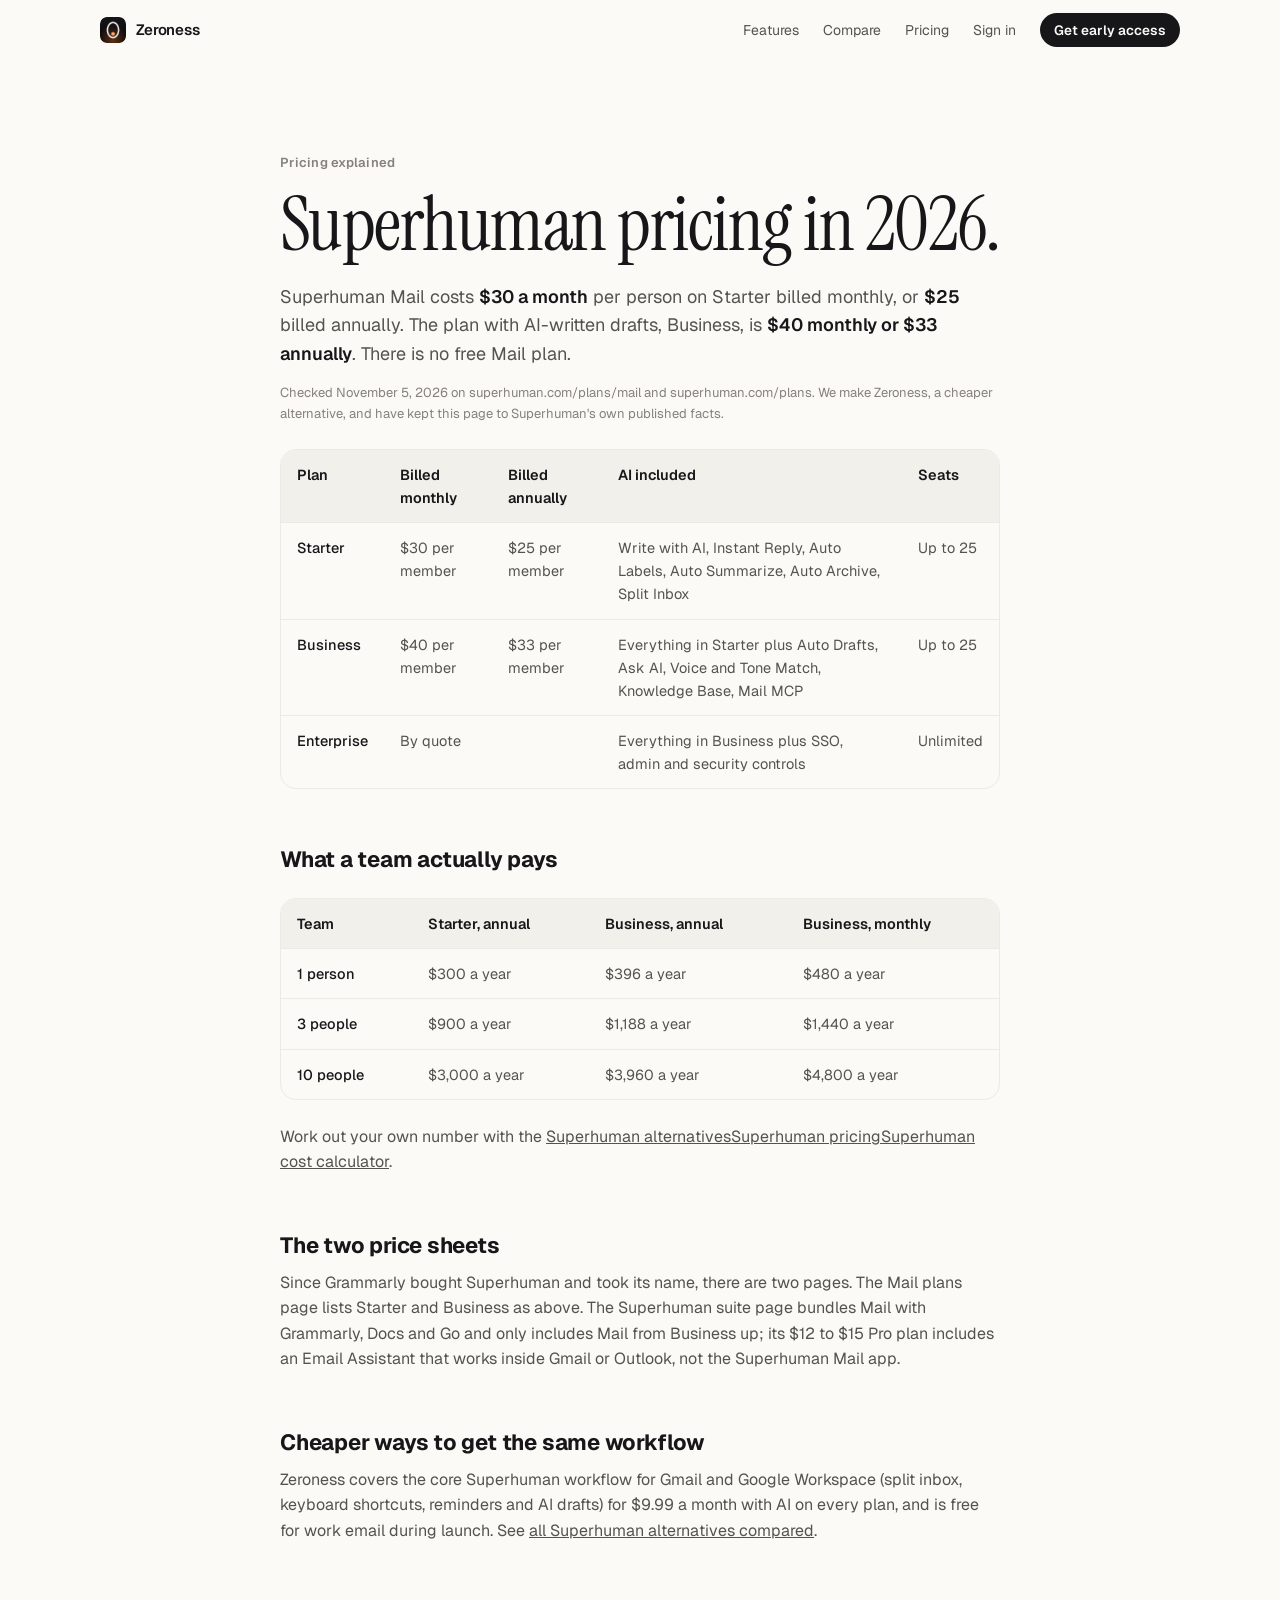
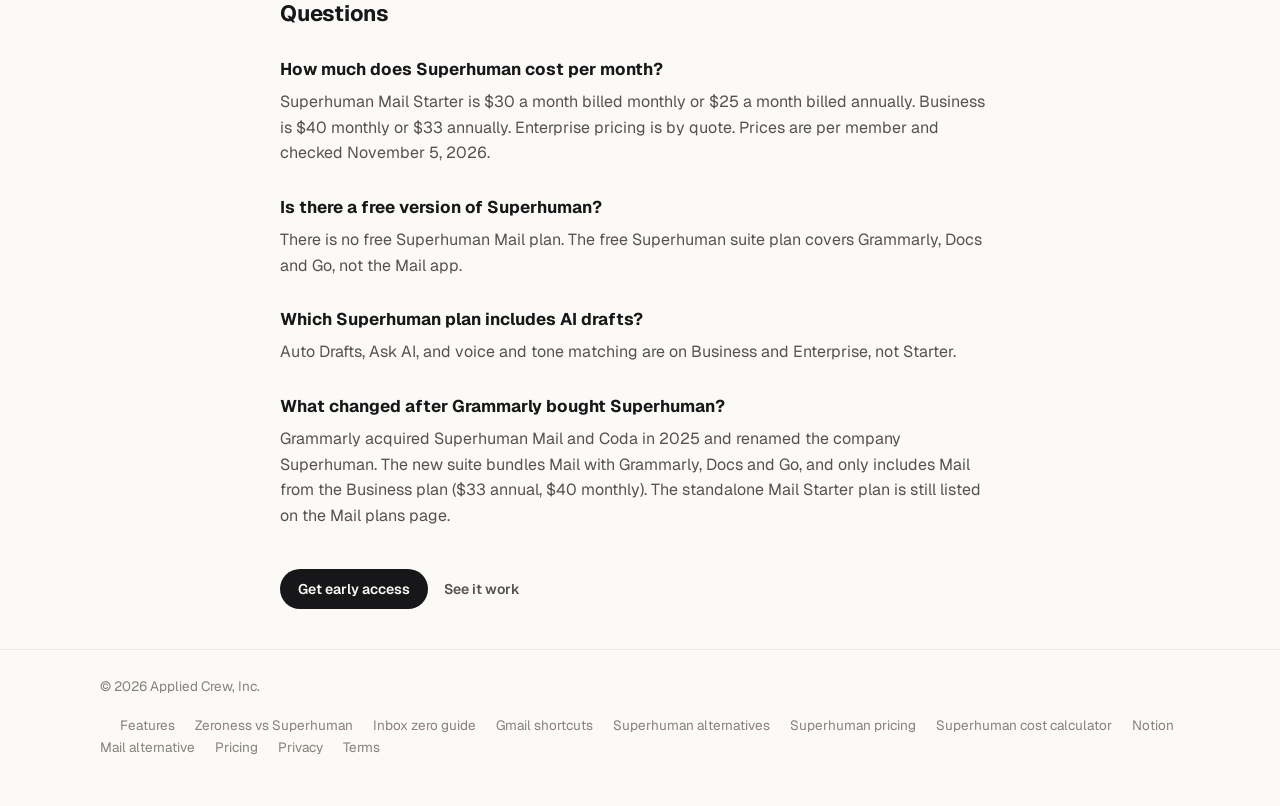
<file: superhuman-pricing/index.html>
<!doctype html>
<html lang="en">
<head>
<meta charset="utf-8">
<meta name="viewport" content="width=device-width, initial-scale=1, viewport-fit=cover">
<title>Superhuman pricing in 2026: every plan, what's included · Zeroness</title>
<meta name="description" content="Superhuman Mail costs $25 to $40 per member a month in 2026. Every plan, monthly vs annual prices, which plan includes AI drafts, and what changed with the Grammarly bundle.">
<link rel="canonical" href="https://zeroness.io/superhuman-pricing/">
<meta property="og:type" content="website">
<meta property="og:site_name" content="Zeroness">
<meta property="og:title" content="Superhuman pricing in 2026: every plan, what's included · Zeroness">
<meta property="og:description" content="Superhuman Mail costs $25 to $40 per member a month in 2026. Every plan, monthly vs annual prices, which plan includes AI drafts, and what changed with the Grammarly bundle.">
<meta property="og:url" content="https://zeroness.io/superhuman-pricing/">
<meta property="og:image" content="https://zeroness.io/og.png">
<meta name="twitter:card" content="summary_large_image">
<link rel="icon" href="/icon.svg" type="image/svg+xml">
<link rel="apple-touch-icon" href="/apple-touch-icon.png">
<link rel="preconnect" href="https://fonts.googleapis.com"><link rel="preconnect" href="https://fonts.gstatic.com" crossorigin>
<link rel="stylesheet" href="https://fonts.googleapis.com/css2?family=Geist:wght@400;500;600&family=Geist+Mono:wght@500;600&family=Instrument+Serif:ital@0;1&display=swap">
<link rel="stylesheet" href="/home.css">
<script type="application/ld+json">{"@context": "https://schema.org", "@type": "BreadcrumbList", "itemListElement": [{"@type": "ListItem", "position": 1, "name": "Zeroness", "item": "https://zeroness.io/"}, {"@type": "ListItem", "position": 2, "name": "Superhuman pricing", "item": "https://zeroness.io/superhuman-pricing/"}]}</script>
<script type="application/ld+json">{"@context": "https://schema.org", "@type": "FAQPage", "mainEntity": [{"@type": "Question", "name": "How much does Superhuman cost per month?", "acceptedAnswer": {"@type": "Answer", "text": "Superhuman Mail Starter is $30 a month billed monthly or $25 a month billed annually. Business is $40 monthly or $33 annually. Enterprise pricing is by quote. Prices are per member and checked November 5, 2026."}}, {"@type": "Question", "name": "Is there a free version of Superhuman?", "acceptedAnswer": {"@type": "Answer", "text": "There is no free Superhuman Mail plan. The free Superhuman suite plan covers Grammarly, Docs and Go, not the Mail app."}}, {"@type": "Question", "name": "Which Superhuman plan includes AI drafts?", "acceptedAnswer": {"@type": "Answer", "text": "Auto Drafts, Ask AI, and voice and tone matching are on Business and Enterprise, not Starter."}}, {"@type": "Question", "name": "What changed after Grammarly bought Superhuman?", "acceptedAnswer": {"@type": "Answer", "text": "Grammarly acquired Superhuman Mail and Coda in 2025 and renamed the company Superhuman. The new suite bundles Mail with Grammarly, Docs and Go, and only includes Mail from the Business plan ($33 annual, $40 monthly). The standalone Mail Starter plan is still listed on the Mail plans page."}}]}</script>
</head>
<body>
<header class="nav"><div class="wrap"><a class="brand" href="/"><img src="/logo-120.png" alt="">Zeroness</a><nav aria-label="Site"><a href="/features/">Features</a><a href="/superhuman-alternative/">Compare</a><a href="/pricing/">Pricing</a><a class="signin" href="/mail">Sign in</a><a class="btn btn-ink" href="mailto:sai@appliedcrew.com?subject=Zeroness%20early%20access" style="height:34px;padding:0 14px;font-size:13.5px">Get early access</a></nav></div></header>
<main class="wrap doc">

  <span class="kicker">Pricing explained</span>
  <h1 class="serif">Superhuman pricing in 2026.</h1>
  <p class="intro">Superhuman Mail costs <strong>$30 a month</strong> per person on Starter billed monthly, or <strong>$25</strong> billed annually. The plan with AI-written drafts, Business, is <strong>$40 monthly or $33 annually</strong>. There is no free Mail plan.</p>
  <p class="meta-line">Checked November 5, 2026 on superhuman.com/plans/mail and superhuman.com/plans. We make Zeroness, a cheaper alternative, and have kept this page to Superhuman's own published facts.</p>

  <div class="tbl"><table>
    <tr><th>Plan</th><th>Billed monthly</th><th>Billed annually</th><th>AI included</th><th>Seats</th></tr>
    <tr><td>Starter</td><td>$30 per member</td><td>$25 per member</td><td>Write with AI, Instant Reply, Auto Labels, Auto Summarize, Auto Archive, Split Inbox</td><td>Up to 25</td></tr>
    <tr><td>Business</td><td>$40 per member</td><td>$33 per member</td><td>Everything in Starter plus Auto Drafts, Ask AI, Voice and Tone Match, Knowledge Base, Mail MCP</td><td>Up to 25</td></tr>
    <tr><td>Enterprise</td><td colspan="2">By quote</td><td>Everything in Business plus SSO, admin and security controls</td><td>Unlimited</td></tr>
  </table></div>

  <h2>What a team actually pays</h2>
  <div class="tbl"><table>
    <tr><th>Team</th><th>Starter, annual</th><th>Business, annual</th><th>Business, monthly</th></tr>
    <tr><td>1 person</td><td>$300 a year</td><td>$396 a year</td><td>$480 a year</td></tr>
    <tr><td>3 people</td><td>$900 a year</td><td>$1,188 a year</td><td>$1,440 a year</td></tr>
    <tr><td>10 people</td><td>$3,000 a year</td><td>$3,960 a year</td><td>$4,800 a year</td></tr>
  </table></div>
  <p>Work out your own number with the <a href="/best-superhuman-alternatives/">Superhuman alternatives</a><a href="/superhuman-pricing/">Superhuman pricing</a><a href="/superhuman-cost-calculator/">Superhuman cost calculator</a>.</p>

  <h2>The two price sheets</h2>
  <p>Since Grammarly bought Superhuman and took its name, there are two pages. The Mail plans page lists Starter and Business as above. The Superhuman suite page bundles Mail with Grammarly, Docs and Go and only includes Mail from Business up; its $12 to $15 Pro plan includes an Email Assistant that works inside Gmail or Outlook, not the Superhuman Mail app.</p>

  <h2>Cheaper ways to get the same workflow</h2>
  <p>Zeroness covers the core Superhuman workflow for Gmail and Google Workspace (split inbox, keyboard shortcuts, reminders and AI drafts) for $9.99 a month with AI on every plan, and is free for work email during launch. See <a href="/best-superhuman-alternatives/">all Superhuman alternatives compared</a>.</p>

  <h2>Questions</h2>
<h3>How much does Superhuman cost per month?</h3><p>Superhuman Mail Starter is $30 a month billed monthly or $25 a month billed annually. Business is $40 monthly or $33 annually. Enterprise pricing is by quote. Prices are per member and checked November 5, 2026.</p><h3>Is there a free version of Superhuman?</h3><p>There is no free Superhuman Mail plan. The free Superhuman suite plan covers Grammarly, Docs and Go, not the Mail app.</p><h3>Which Superhuman plan includes AI drafts?</h3><p>Auto Drafts, Ask AI, and voice and tone matching are on Business and Enterprise, not Starter.</p><h3>What changed after Grammarly bought Superhuman?</h3><p>Grammarly acquired Superhuman Mail and Coda in 2025 and renamed the company Superhuman. The new suite bundles Mail with Grammarly, Docs and Go, and only includes Mail from the Business plan ($33 annual, $40 monthly). The standalone Mail Starter plan is still listed on the Mail plans page.</p>
  <div class="cta-row"><a class="btn btn-ink" href="mailto:sai@appliedcrew.com?subject=Zeroness%20early%20access">Get early access</a><a class="btn btn-quiet" href="/">See it work</a></div>
</main>
<footer><div class="wrap"><span>© 2026 Applied Crew, Inc.</span><span><a href="/features/">Features</a><a href="/superhuman-alternative/">Zeroness vs Superhuman</a><a href="/inbox-zero/">Inbox zero guide</a><a href="/gmail-keyboard-shortcuts/">Gmail shortcuts</a><a href="/best-superhuman-alternatives/">Superhuman alternatives</a><a href="/superhuman-pricing/">Superhuman pricing</a><a href="/superhuman-cost-calculator/">Superhuman cost calculator</a><a href="/notion-mail-alternative/">Notion Mail alternative</a><a href="/pricing/">Pricing</a><a href="/privacy/">Privacy</a><a href="/terms/">Terms</a></span></div></footer>
</body>
</html>
</file>
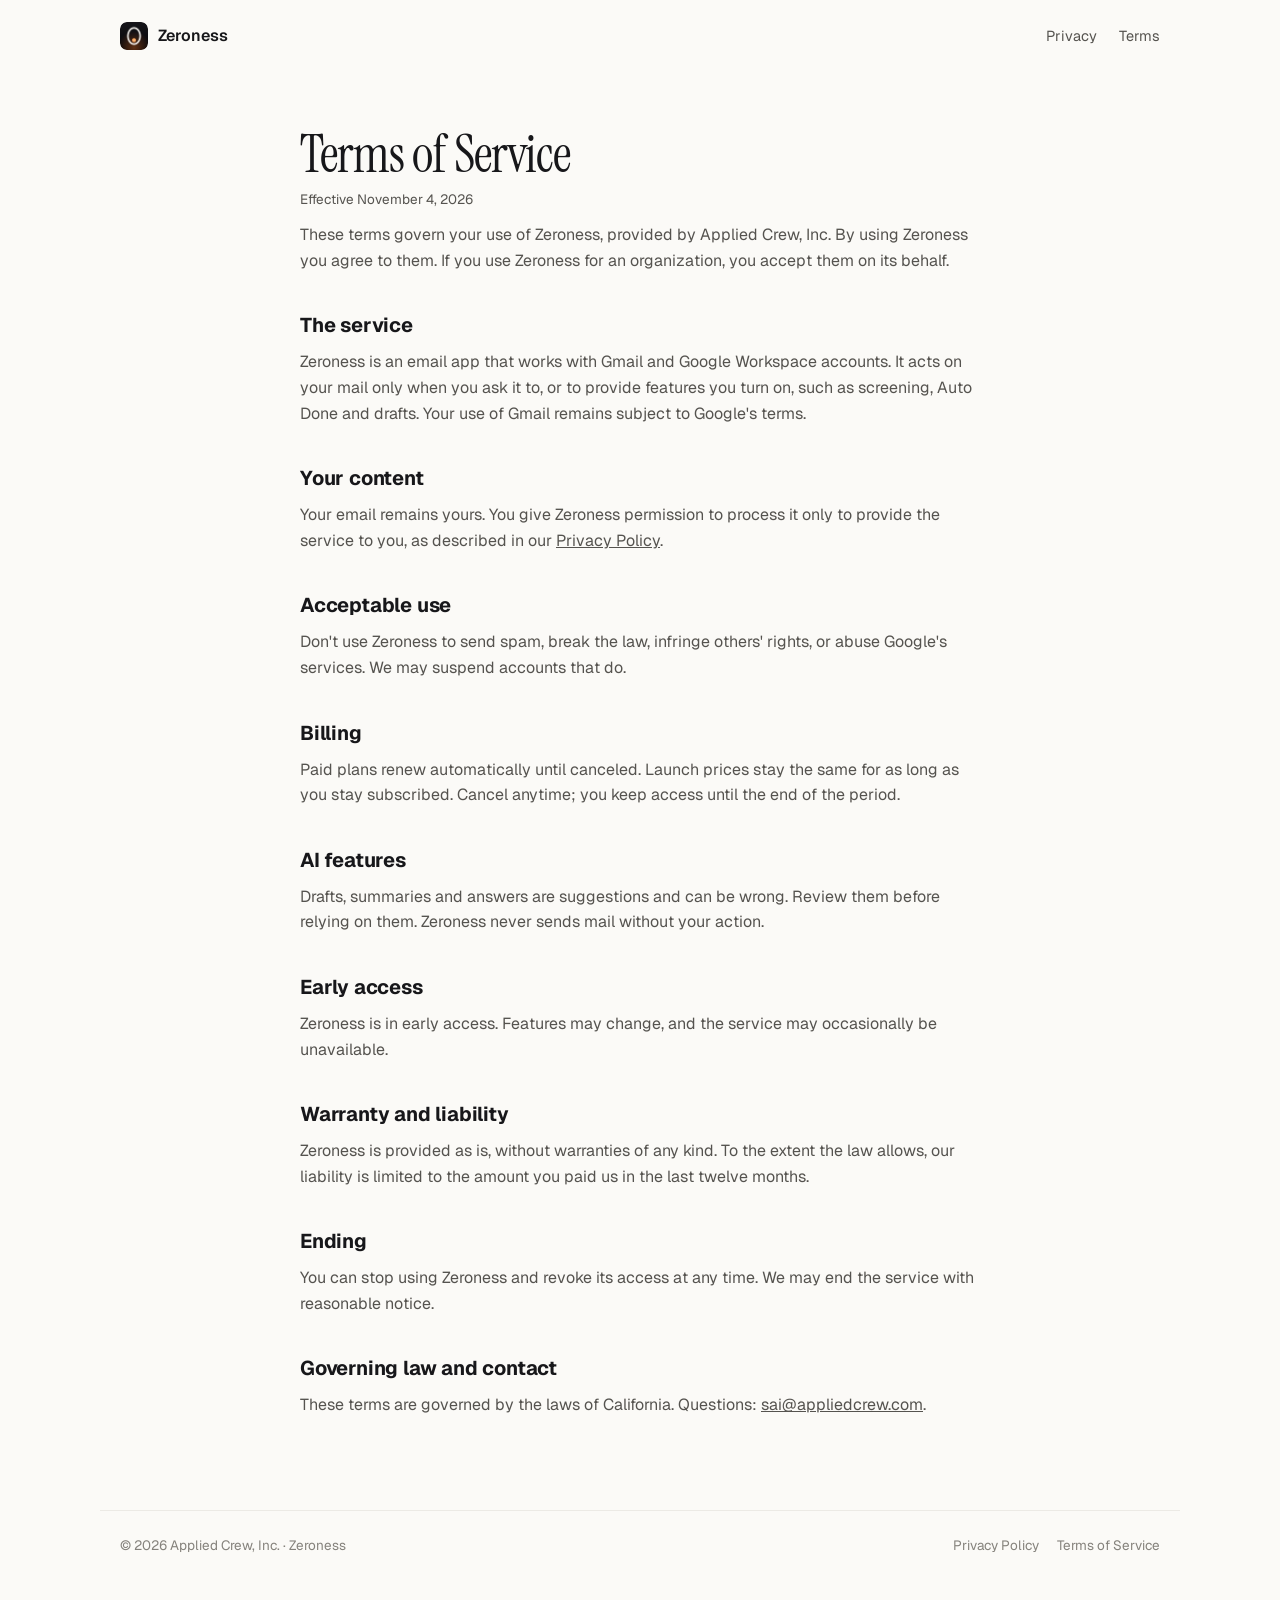
<file: terms/index.html>
<!doctype html>
<html lang="en">
<head>
<meta charset="utf-8">
<meta name="viewport" content="width=device-width, initial-scale=1, viewport-fit=cover">
<title>Terms of Service · Zeroness</title>
<link rel="icon" href="/icon.svg" type="image/svg+xml">
<link rel="preconnect" href="https://fonts.googleapis.com"><link rel="preconnect" href="https://fonts.gstatic.com" crossorigin>
<link rel="stylesheet" href="https://fonts.googleapis.com/css2?family=Geist:wght@400;500;600&family=Instrument+Serif&display=swap">
<link rel="stylesheet" href="/style.css">
</head>
<body>
<header class="nav"><a class="brand" href="/"><img src="/logo-120.png" alt="">Zeroness</a><nav><a href="/privacy/">Privacy</a><a href="/terms/">Terms</a></nav></header>
<main class="wrap legal">
  <h1 class="serif">Terms of Service</h1>
  <p class="eff">Effective November 4, 2026</p>
  <p>These terms govern your use of Zeroness, provided by Applied Crew, Inc. By using Zeroness you agree to them. If you use Zeroness for an organization, you accept them on its behalf.</p>
  <h2>The service</h2>
  <p>Zeroness is an email app that works with Gmail and Google Workspace accounts. It acts on your mail only when you ask it to, or to provide features you turn on, such as screening, Auto Done and drafts. Your use of Gmail remains subject to Google's terms.</p>
  <h2>Your content</h2>
  <p>Your email remains yours. You give Zeroness permission to process it only to provide the service to you, as described in our <a href="/privacy/">Privacy Policy</a>.</p>
  <h2>Acceptable use</h2>
  <p>Don't use Zeroness to send spam, break the law, infringe others' rights, or abuse Google's services. We may suspend accounts that do.</p>
  <h2>Billing</h2>
  <p>Paid plans renew automatically until canceled. Launch prices stay the same for as long as you stay subscribed. Cancel anytime; you keep access until the end of the period.</p>
  <h2>AI features</h2>
  <p>Drafts, summaries and answers are suggestions and can be wrong. Review them before relying on them. Zeroness never sends mail without your action.</p>
  <h2>Early access</h2>
  <p>Zeroness is in early access. Features may change, and the service may occasionally be unavailable.</p>
  <h2>Warranty and liability</h2>
  <p>Zeroness is provided as is, without warranties of any kind. To the extent the law allows, our liability is limited to the amount you paid us in the last twelve months.</p>
  <h2>Ending</h2>
  <p>You can stop using Zeroness and revoke its access at any time. We may end the service with reasonable notice.</p>
  <h2>Governing law and contact</h2>
  <p>These terms are governed by the laws of California. Questions: <a href="mailto:sai@appliedcrew.com">sai@appliedcrew.com</a>.</p>
</main>
<footer><span>© 2026 Applied Crew, Inc. · Zeroness</span><span><a href="/privacy/">Privacy Policy</a><a href="/terms/">Terms of Service</a></span></footer>
</body>
</html>
</file>
<file: home.css>
/* Zeroness home. One column of quiet type; the product itself carries the page. */
:root {
  --ink: #17171A; --ink-2: #55534F; --ink-3: #85827C; --paper: #FBFAF7; --card: #FFFFFF; --line: #ECEAE5;
  --pill: #F2F0EB; --sel: #F4F2EE; --accent: #E2702B; --shadow: 0 1px 2px rgba(23,23,26,.05), 0 30px 80px rgba(23,23,26,.16);
  --f-ui: "Geist", ui-sans-serif, system-ui, -apple-system, sans-serif; --f-serif: "Instrument Serif", Georgia, serif; --f-mono: "Geist Mono", ui-monospace, Menlo, monospace;
  --ease: cubic-bezier(.2,.8,.2,1); --spring: cubic-bezier(.34,1.4,.64,1);
}
@media (prefers-color-scheme: dark) { :root {
  --ink: #F3F1ED; --ink-2: #B7B3AC; --ink-3: #8B8881; --paper: #111113; --card: #18181B; --line: #2A2A2E;
  --pill: #232327; --sel: #222225; --accent: #F08A45; --shadow: 0 1px 2px rgba(0,0,0,.4), 0 30px 80px rgba(0,0,0,.55); color-scheme: dark; } }
* { box-sizing: border-box; }
html { scroll-behavior: smooth; }
body { margin: 0; background: var(--paper); color: var(--ink); font: 16px/1.6 var(--f-ui); -webkit-font-smoothing: antialiased; text-rendering: optimizeLegibility; }
a { color: inherit; }
::selection { background: color-mix(in srgb, var(--accent) 28%, transparent); }
.serif { font-family: var(--f-serif); font-weight: 400; letter-spacing: -0.02em; }
.wrap { width: 100%; max-width: 1120px; margin: 0 auto; padding-left: max(20px, env(safe-area-inset-left)); padding-right: max(20px, env(safe-area-inset-right)); }

/* Nav */
.nav { position: sticky; top: 0; z-index: 20; backdrop-filter: saturate(1.4) blur(14px); -webkit-backdrop-filter: saturate(1.4) blur(14px); background: color-mix(in srgb, var(--paper) 78%, transparent); border-bottom: 1px solid transparent; transition: border-color .3s; }
.nav.scrolled { border-bottom-color: var(--line); }
.nav .wrap { display: flex; align-items: center; height: 60px; gap: 28px; }
.brand { display: flex; align-items: center; gap: 10px; font-weight: 600; font-size: 15px; text-decoration: none; letter-spacing: -0.01em; }
.brand img { width: 26px; height: 26px; border-radius: 7px; }
.nav nav { display: flex; align-items: center; gap: 24px; font-size: 14px; color: var(--ink-2); margin-left: auto; }
.nav nav a { text-decoration: none; transition: color .2s; }
.nav nav a:hover { color: var(--ink); }
.btn { display: inline-flex; align-items: center; justify-content: center; gap: 10px; height: 40px; padding: 0 18px; border-radius: 999px; border: 0; font: 600 14px var(--f-ui); text-decoration: none; cursor: pointer; transition: transform .25s var(--spring), box-shadow .25s; }
.btn:hover { transform: translateY(-1px); }
.btn:active { transform: none; }
.btn-ink { background: var(--ink); color: var(--paper); }
.btn-quiet { color: var(--ink-2); padding: 0 6px; }
.kbd { font: 500 11.5px var(--f-mono); opacity: .55; }

/* Hero */
.hero { padding-top: 96px; text-align: center; }
.hero h1 { font-size: clamp(48px, 8.4vw, 104px); line-height: .98; margin: 0 auto; max-width: 11ch; text-wrap: balance; }
.hero h1 em { font-style: italic; color: var(--accent); }
.hero p.sub { margin: 22px auto 0; max-width: 40ch; font-size: 18px; color: var(--ink-2); text-wrap: balance; }
.hero .cta { margin-top: 30px; display: flex; gap: 10px; justify-content: center; align-items: center; flex-wrap: wrap; }
.hero .fine { margin-top: 14px; font-size: 13px; color: var(--ink-3); }

/* The live inbox over the dawn lake */
.stage { position: relative; margin: 72px auto 0; max-width: 1180px; padding: 0 max(12px, env(safe-area-inset-left)); }
.stage .sky { position: relative; border-radius: 28px; overflow: hidden; padding: 64px 56px 0; background: url(/hero.jpg) center 70% / cover; }
.stage .sky::after { content: ""; position: absolute; inset: 0; background: linear-gradient(180deg, rgba(255,255,255,0) 50%, rgba(251,250,247,.0) 100%); pointer-events: none; }
.win { position: relative; z-index: 1; margin: 0 auto; max-width: 980px; border-radius: 16px 16px 0 0; background: var(--card); box-shadow: var(--shadow), 0 0 0 1px color-mix(in srgb, var(--ink) 8%, transparent); overflow: hidden; text-align: left; }
.bar { height: 52px; display: flex; align-items: center; gap: 18px; padding: 0 18px; border-bottom: 1px solid var(--line); font-size: 13.5px; }
.bar .dots { display: flex; gap: 6px; } .bar .dots i { width: 11px; height: 11px; border-radius: 50%; background: var(--line); }
.tabs { position: relative; display: flex; gap: 2px; }
.tabs span { position: relative; z-index: 1; padding: 6px 11px; border-radius: 8px; color: var(--ink-3); font-weight: 500; white-space: nowrap; }
.tabs span.on { color: var(--ink); font-weight: 600; background: var(--pill); }
.tabs span b { font-weight: 400; font-size: 12px; color: var(--ink-3); margin-left: 4px; font-variant-numeric: tabular-nums; }
.ask { margin-left: auto; display: flex; align-items: center; gap: 10px; height: 32px; padding: 0 8px 0 12px; border-radius: 9px; background: var(--pill); color: var(--ink-3); font-size: 13px; min-width: 0; }
.ask kbd { font: 500 11px var(--f-mono); color: var(--ink-2); background: var(--card); border: 1px solid var(--line); border-radius: 5px; padding: 1px 5px; }
.meta { display: flex; align-items: center; justify-content: space-between; gap: 12px; padding: 14px 18px 6px; font-size: 13px; color: var(--ink-2); flex-wrap: wrap; }
.meta b { color: var(--ink); font-weight: 600; }
.code { display: flex; align-items: center; gap: 10px; height: 34px; padding: 0 5px 0 12px; border-radius: 10px; background: var(--pill); font-size: 12px; color: var(--ink-2); }
.code b { font: 600 14px var(--f-mono); letter-spacing: .12em; color: var(--ink); }
.code i { font-style: normal; height: 24px; padding: 0 9px; border-radius: 7px; background: var(--ink); color: var(--paper); font-weight: 600; display: grid; place-items: center; }
.list { position: relative; list-style: none; margin: 0; padding: 4px 10px 22px; min-height: 352px; }
.hl { position: absolute; left: 10px; right: 10px; top: 4px; height: 40px; border-radius: 10px; background: var(--sel); transition: transform .32s var(--spring), opacity .25s; }
.row { position: relative; display: flex; align-items: center; gap: 12px; height: 40px; padding: 0 12px; font-size: 13.5px; transition: opacity .22s, transform .22s var(--ease); }
.row.out { opacity: 0; transform: translateX(-28px); }
.row .u { width: 6px; height: 6px; border-radius: 50%; background: var(--accent); flex-shrink: 0; }
.row .u.off { background: transparent; }
.row .who { width: 150px; flex-shrink: 0; font-weight: 600; white-space: nowrap; overflow: hidden; text-overflow: ellipsis; }
.row .what { flex: 1; min-width: 0; white-space: nowrap; overflow: hidden; text-overflow: ellipsis; }
.row .what i { font-style: normal; color: var(--ink-3); }
.row .t { font-size: 11.5px; color: var(--ink-3); letter-spacing: .04em; font-variant-numeric: tabular-nums; }
.lbl { font-size: 10.5px; font-weight: 600; border-radius: 4px; padding: 2px 5px 1px; margin-right: 7px; }
.reply { font-size: 11px; font-weight: 600; color: var(--paper); background: var(--ink); border-radius: 999px; padding: 2px 8px; flex-shrink: 0; }
.zero { position: absolute; inset: 0; display: grid; place-items: center; text-align: center; opacity: 0; transition: opacity .8s var(--ease); pointer-events: none; }
.zero.on { opacity: 1; }
.zero div { font-family: var(--f-serif); font-size: 44px; letter-spacing: -0.02em; }
.zero small { display: block; font: 14px var(--f-ui); color: var(--ink-3); margin-top: 6px; letter-spacing: 0; }
.keyhint { position: absolute; z-index: 2; right: 20px; bottom: 20px; display: flex; gap: 8px; align-items: center; padding: 8px 10px 8px 14px; border-radius: 14px; background: color-mix(in srgb, var(--card) 80%, transparent); backdrop-filter: blur(12px); -webkit-backdrop-filter: blur(12px); box-shadow: 0 8px 24px rgba(23,23,26,.12), 0 0 0 1px var(--line); font-size: 12.5px; color: var(--ink-2); }
.cap { min-width: 30px; height: 30px; padding: 0 8px; border-radius: 8px; display: grid; place-items: center; font: 600 13px var(--f-mono); color: var(--ink); background: var(--card); box-shadow: 0 0 0 1px var(--line), 0 2px 0 var(--line); transition: transform .1s, box-shadow .1s, background-color .2s; }
.cap.down { transform: translateY(2px); box-shadow: 0 0 0 1px var(--line), 0 0 0 var(--line); background: var(--sel); }

/* Sections */
section.block { padding-top: 140px; }
.kicker { font-size: 13px; font-weight: 600; color: var(--ink-3); letter-spacing: .02em; }
h2 { font-size: clamp(36px, 5vw, 60px); line-height: 1.02; margin: 12px 0 0; max-width: 16ch; text-wrap: balance; }
.lead { margin: 18px 0 0; font-size: 17px; color: var(--ink-2); max-width: 52ch; }

/* Feature trio with live vignettes */
.trio { display: grid; grid-template-columns: repeat(3, minmax(0, 1fr)); gap: 20px; margin-top: 56px; }
.feat { display: flex; flex-direction: column; gap: 16px; min-width: 0; }
.vig { position: relative; height: 230px; border-radius: 18px; background: var(--card); box-shadow: 0 0 0 1px var(--line); overflow: hidden; padding: 18px; font-size: 13px; }
.feat h3 { margin: 0; font-size: 17px; letter-spacing: -0.01em; }
.feat p { margin: 4px 0 0; font-size: 15px; color: var(--ink-2); }

/* Vignette: splits */
.v-split .tabsm { display: flex; gap: 4px; margin-bottom: 12px; font-size: 12.5px; }
.v-split .tabsm span { padding: 4px 9px; border-radius: 7px; color: var(--ink-3); transition: background-color .3s, color .3s; }
.v-split .tabsm span.on { background: var(--pill); color: var(--ink); font-weight: 600; }
.v-split .mrow { display: flex; gap: 10px; align-items: center; height: 32px; border-bottom: 1px solid var(--line); transition: opacity .35s, transform .35s var(--ease); }
.v-split .mrow b { width: 92px; font-weight: 600; flex-shrink: 0; white-space: nowrap; overflow: hidden; text-overflow: ellipsis; }
.v-split .mrow span { flex: 1; min-width: 0; white-space: nowrap; overflow: hidden; text-overflow: ellipsis; color: var(--ink-2); }
.v-split .mrow.hide { opacity: 0; transform: translateY(-6px); }

/* Vignette: draft */
.v-draft .msg { color: var(--ink-2); line-height: 1.5; }
.v-draft .msg b { color: var(--ink); font-weight: 600; }
.v-draft .card { margin-top: 12px; border-radius: 12px; box-shadow: 0 0 0 1px var(--line), 0 8px 22px rgba(23,23,26,.06); padding: 10px 12px; }
.v-draft .card .h { display: flex; align-items: center; gap: 6px; font-size: 11.5px; font-weight: 600; }
.v-draft .card .h::before { content: ""; width: 6px; height: 6px; border-radius: 50%; background: var(--accent); }
.v-draft .card .h span { font-weight: 400; color: var(--ink-3); }
.v-draft .typed { margin-top: 6px; line-height: 1.5; min-height: 60px; }
.v-draft .typed::after { content: ""; display: inline-block; width: 1.5px; height: 14px; background: var(--accent); vertical-align: -2px; margin-left: 1px; animation: blink 1s steps(1) infinite; }
@keyframes blink { 50% { opacity: 0; } }

/* Vignette: ask */
.v-ask .q { display: flex; align-items: center; gap: 10px; padding: 10px 12px; border-radius: 12px; box-shadow: 0 0 0 1px var(--line); font-size: 13.5px; }
.v-ask .q .bar2 { width: 2px; height: 18px; border-radius: 2px; background: var(--accent); flex-shrink: 0; }
.v-ask .q span { min-width: 0; }
.v-ask .plan { margin-top: 12px; padding: 12px; border-radius: 12px; background: var(--pill); opacity: 0; transform: translateY(6px); transition: opacity .4s var(--ease), transform .4s var(--ease); }
.v-ask .plan.on { opacity: 1; transform: none; }
.v-ask .plan small { color: var(--ink-3); font-size: 11.5px; }
.v-ask .plan div { font-weight: 600; margin-top: 2px; }
.v-ask .plan em { font-style: normal; display: inline-block; margin-top: 10px; padding: 4px 12px; border-radius: 999px; background: var(--ink); color: var(--paper); font-size: 12px; font-weight: 600; }

/* Feature grid */
.grid { display: grid; grid-template-columns: repeat(3, minmax(0, 1fr)); gap: 0; margin-top: 64px; border-top: 1px solid var(--line); }
.grid > div { padding: 28px 28px 30px 0; border-bottom: 1px solid var(--line); }
.grid > div:not(:nth-child(3n+1)) { padding-left: 28px; border-left: 1px solid var(--line); }
.grid h3 { margin: 0 0 6px; font-size: 16px; letter-spacing: -0.01em; display: flex; align-items: center; gap: 10px; }
.grid p { margin: 0; font-size: 14.5px; color: var(--ink-2); }
.grid .k { font: 500 11px var(--f-mono); color: var(--ink-2); border: 1px solid var(--line); border-radius: 5px; padding: 1px 6px; }

/* Keyboard band */
.keys { margin-top: 56px; display: flex; flex-wrap: wrap; gap: 12px; }
.key { display: flex; align-items: center; gap: 12px; padding: 10px 16px 10px 10px; border-radius: 14px; background: var(--card); box-shadow: 0 0 0 1px var(--line); font-size: 14px; color: var(--ink-2); }
.key .cap { min-width: 36px; height: 36px; font-size: 14px; }

/* Zero band */
.night { position: relative; margin-top: 140px; border-radius: 28px; overflow: hidden; min-height: 520px; display: flex; align-items: flex-end; background: url(/zero-night.jpg) center / cover; color: #fff; }
.night::before { content: ""; position: absolute; inset: 0; background: linear-gradient(180deg, rgba(0,0,0,0) 35%, rgba(0,0,0,.45)); }
.night .in { position: relative; padding: 48px; display: flex; justify-content: space-between; align-items: flex-end; gap: 24px; width: 100%; flex-wrap: wrap; }
.night h2 { color: #fff; max-width: 12ch; }
.night p { margin: 12px 0 0; color: rgba(255,255,255,.88); max-width: 40ch; }

/* Privacy */
.privacy { display: grid; grid-template-columns: repeat(2, minmax(0, 1fr)); gap: 56px; align-items: start; }
.privacy ul { list-style: none; margin: 0; padding: 0; }
.privacy li { padding: 16px 0; border-bottom: 1px solid var(--line); font-size: 15px; color: var(--ink-2); }
.privacy li b { display: block; color: var(--ink); font-weight: 600; margin-bottom: 2px; }

/* Pricing */
.prices { display: grid; grid-template-columns: repeat(3, minmax(0, 1fr)); gap: 16px; margin-top: 56px; }
.price { border-radius: 20px; padding: 26px; background: var(--card); box-shadow: 0 0 0 1px var(--line); display: flex; flex-direction: column; gap: 6px; }
.price.main { box-shadow: 0 0 0 1.5px var(--ink); }
.price h3 { margin: 0; font-size: 15px; }
.price .n { font-family: var(--f-serif); font-size: 52px; line-height: 1; margin-top: 10px; letter-spacing: -0.02em; }
.price .n small { font: 15px var(--f-ui); color: var(--ink-3); letter-spacing: 0; }
.price p { margin: 8px 0 0; font-size: 14.5px; color: var(--ink-2); }

/* FAQ */
.faq { margin-top: 48px; border-top: 1px solid var(--line); }
.faq details { border-bottom: 1px solid var(--line); }
.faq summary { list-style: none; cursor: pointer; padding: 22px 0; font-size: 17px; font-weight: 500; display: flex; justify-content: space-between; gap: 16px; }
.faq summary::-webkit-details-marker { display: none; }
.faq summary::after { content: "+"; font-weight: 400; color: var(--ink-3); transition: transform .3s var(--ease); }
.faq details[open] summary::after { transform: rotate(45deg); }
.faq p { margin: -6px 0 22px; color: var(--ink-2); max-width: 62ch; }

/* Closing */
.close { padding-top: 160px; padding-bottom: 120px; text-align: center; }
.close h2 { margin: 0 auto; max-width: 14ch; }
.close .btn { margin-top: 30px; height: 46px; padding: 0 22px; font-size: 15px; }
footer { border-top: 1px solid var(--line); }
footer .wrap { display: flex; justify-content: space-between; gap: 18px; flex-wrap: wrap; padding-top: 26px; padding-bottom: 48px; font-size: 13.5px; color: var(--ink-3); }
footer a { text-decoration: none; margin-left: 20px; }
footer a:hover { color: var(--ink); }

/* Reveal on scroll: visible at rest, lifted in when observed */
.rise { transition: opacity .9s var(--ease), transform .9s var(--ease); }
.js .rise:not(.seen) { opacity: 0; transform: translateY(18px); }

@media (max-width: 900px) {
  .trio, .prices { grid-template-columns: minmax(0, 1fr); }
  .grid { grid-template-columns: minmax(0, 1fr); }
  .grid > div, .grid > div:not(:nth-child(3n+1)) { padding: 24px 0; border-left: 0; }
  .privacy { grid-template-columns: minmax(0, 1fr); gap: 24px; }
  .stage .sky { padding: 28px 14px 0; border-radius: 20px; }
  .row .who { width: 96px; } .row .what i, .ask span, .tabs span:nth-child(n+3), .keyhint { display: none; }
  .night .in { padding: 28px; }
  .nav nav a:not(:last-child):not(.signin) { display: none; }
}
@media (max-width: 600px) { .row .lbl, .row .reply { display: none; } .row .who { width: 92px; } .code { font-size: 11px; } section.block { padding-top: 104px; } .hero { padding-top: 64px; } }
@media (prefers-reduced-motion: reduce) { *, *::before, *::after { transition-duration: .01ms !important; animation: none !important; } .js .rise:not(.seen) { opacity: 1; transform: none; } }

/* Content pages */
.doc { max-width: 760px; padding-top: 88px; padding-bottom: 40px; }
.doc h1 { font-size: clamp(44px, 6.4vw, 76px); line-height: 1; margin: 12px 0 0; text-wrap: balance; }
.doc .intro { margin: 20px 0 0; font-size: 18px; color: var(--ink-2); }
.doc h2 { font-family: var(--f-ui); font-size: 22px; letter-spacing: -0.01em; line-height: 1.3; margin: 56px 0 10px; max-width: none; }
.doc h3 { font-size: 17px; margin: 28px 0 6px; }
.doc p, .doc li { color: var(--ink-2); font-size: 16px; }
.doc p { margin: 0 0 14px; }
.doc ul, .doc ol { padding-left: 20px; margin: 0 0 14px; }
.doc li { margin-bottom: 8px; }
.doc strong { color: var(--ink); font-weight: 600; }
.doc .meta-line { font-size: 13px; color: var(--ink-3); margin-top: 14px; }
.tbl { margin: 24px 0; border: 1px solid var(--line); border-radius: 16px; overflow-x: auto; }
.tbl table { width: 100%; border-collapse: collapse; font-size: 14.5px; min-width: 520px; }
.tbl th, .tbl td { text-align: left; padding: 13px 16px; border-bottom: 1px solid var(--line); vertical-align: top; }
.tbl tr:last-child td { border-bottom: 0; }
.tbl th { font-weight: 600; color: var(--ink); background: var(--pill); }
.tbl td:first-child { color: var(--ink); font-weight: 500; }
.tbl td { color: var(--ink-2); }
.note-box { margin: 28px 0; padding: 18px 20px; border-radius: 16px; background: var(--pill); font-size: 15px; color: var(--ink-2); }
.doc .cta-row { margin-top: 40px; display: flex; gap: 10px; flex-wrap: wrap; }
</file>
<file: style.css>
:root { --ink: #17171A; --ink-2: #55534F; --ink-3: #85827C; --paper: #FBFAF7; --line: #ECEAE5; --accent: #E2702B; color-scheme: light dark; }
@media (prefers-color-scheme: dark) { :root { --ink: #F3F1ED; --ink-2: #B7B3AC; --ink-3: #8B8881; --paper: #111113; --line: #2A2A2E; --accent: #F08A45; } }
* { box-sizing: border-box; }
body { margin: 0; background: var(--paper); color: var(--ink); font: 16px/1.6 "Geist", ui-sans-serif, system-ui, -apple-system, sans-serif; -webkit-font-smoothing: antialiased; }
a { color: inherit; }
.serif { font-family: "Instrument Serif", Georgia, serif; font-weight: 400; letter-spacing: -0.02em; }
.nav { display: flex; align-items: center; justify-content: space-between; max-width: 1080px; margin: 0 auto; padding: 22px max(20px, env(safe-area-inset-left)); }
.brand { display: flex; align-items: center; gap: 10px; font-weight: 600; text-decoration: none; }
.brand img { width: 28px; height: 28px; border-radius: 7px; }
.nav nav { display: flex; align-items: center; gap: 22px; font-size: 14.5px; color: var(--ink-2); }
.nav nav a { text-decoration: none; }
.hero { position: relative; margin: 0 auto; max-width: 1080px; padding: 0 max(20px, env(safe-area-inset-left)); }
.hero .pic { border-radius: 24px; overflow: hidden; aspect-ratio: 16 / 8; background: url(/hero.jpg) center / cover; display: flex; align-items: flex-end; }
.hero .copy { padding: 48px; color: #fff; text-shadow: 0 2px 24px rgba(0,0,0,.25); }
.hero h1 { font-size: clamp(44px, 7vw, 84px); line-height: 1; margin: 0 0 14px; }
.hero p { margin: 0; font-size: 18px; max-width: 560px; color: rgba(255,255,255,.92); }
.wrap { max-width: 720px; margin: 0 auto; padding: 56px max(20px, env(safe-area-inset-left)) 80px; }
.grid { display: grid; grid-template-columns: repeat(auto-fit, minmax(220px, 1fr)); gap: 28px; margin: 8px 0 40px; }
.grid h3 { margin: 0 0 6px; font-size: 16px; }
.grid p, .wrap p, li { margin: 0 0 12px; color: var(--ink-2); }
h2 { font-size: 20px; margin: 36px 0 8px; letter-spacing: -0.01em; }
.legal h1 { font-size: 52px; line-height: 1.05; margin: 0 0 6px; }
.eff { font-size: 13.5px; color: var(--ink-3); }
.note { border: 1px solid var(--line); border-radius: 16px; padding: 18px 20px; }
footer { border-top: 1px solid var(--line); max-width: 1080px; margin: 0 auto; padding: 24px max(20px, env(safe-area-inset-left)) 48px; display: flex; flex-wrap: wrap; gap: 18px; justify-content: space-between; font-size: 13.5px; color: var(--ink-3); }
footer a { text-decoration: none; margin-left: 18px; }
@media (max-width: 640px) { .hero .copy { padding: 24px; } .hero .pic { aspect-ratio: 4 / 5; } .nav nav { gap: 14px; } }
</file>
